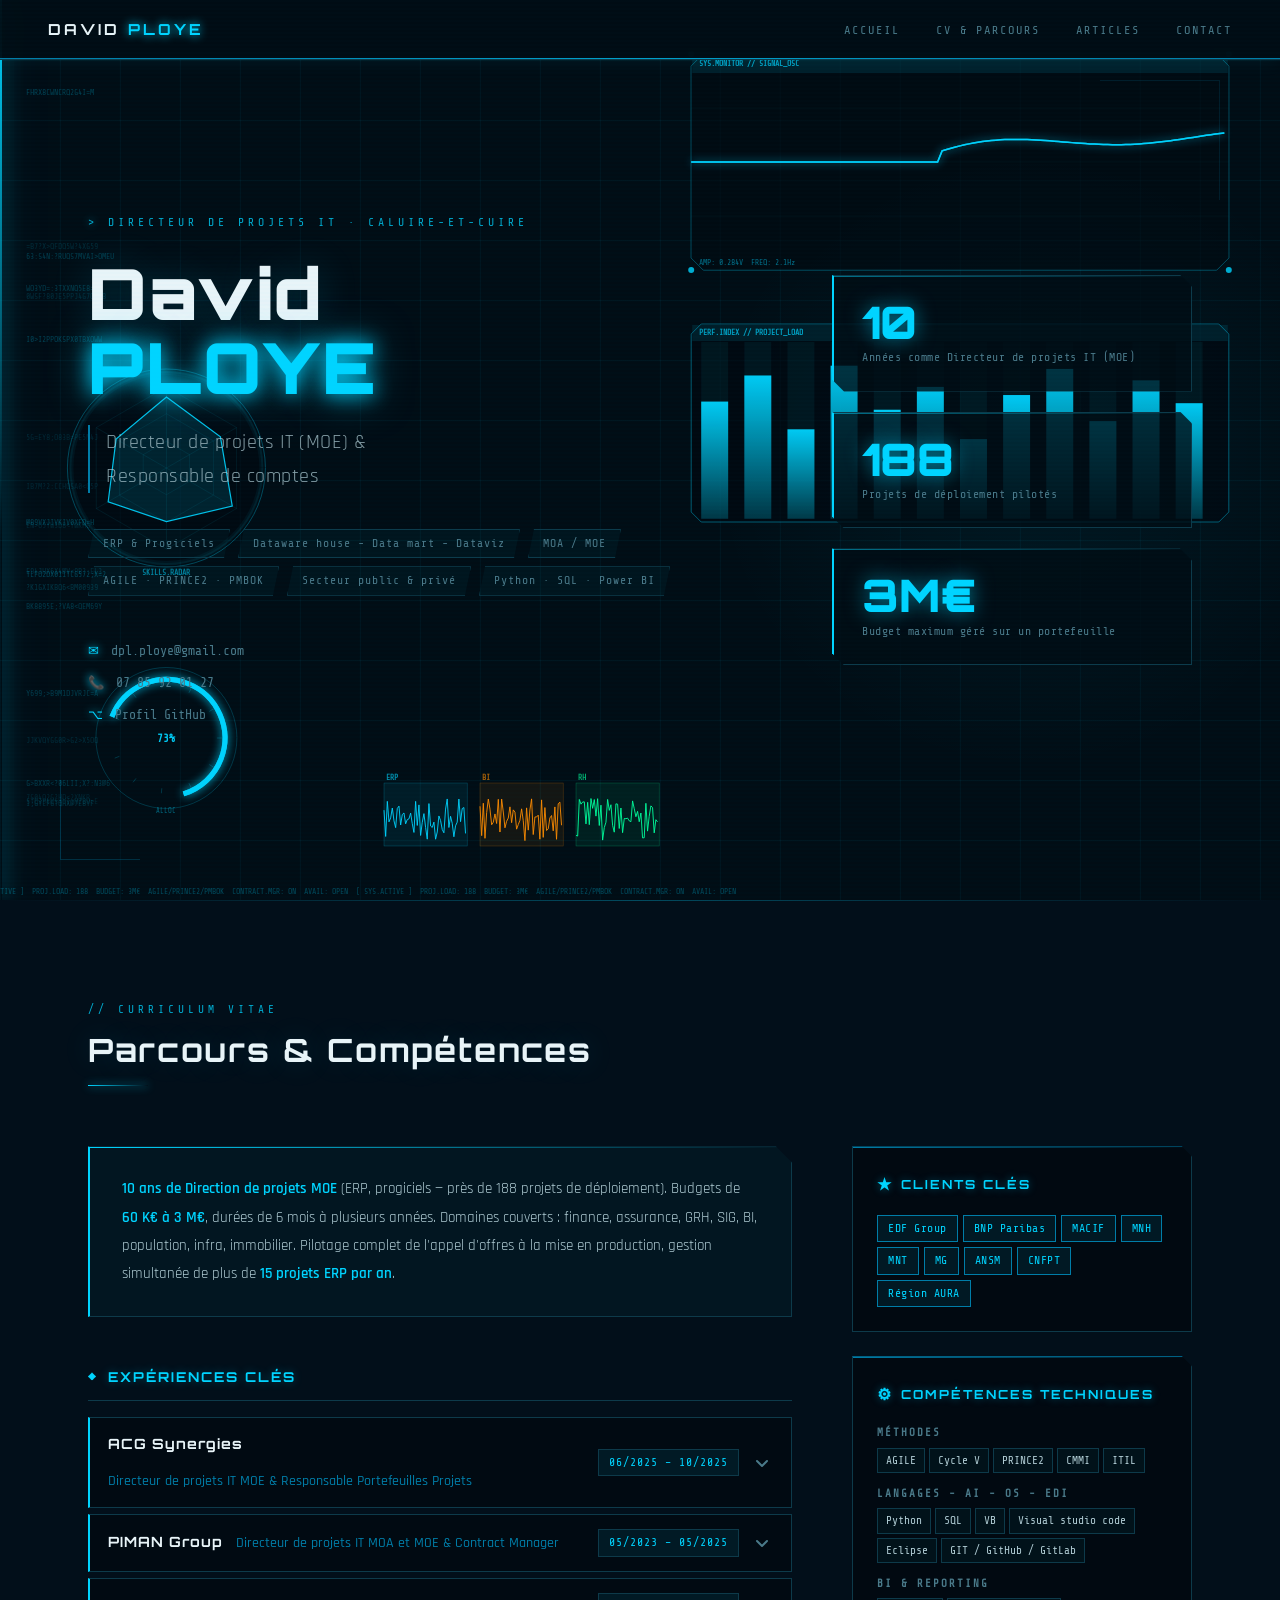
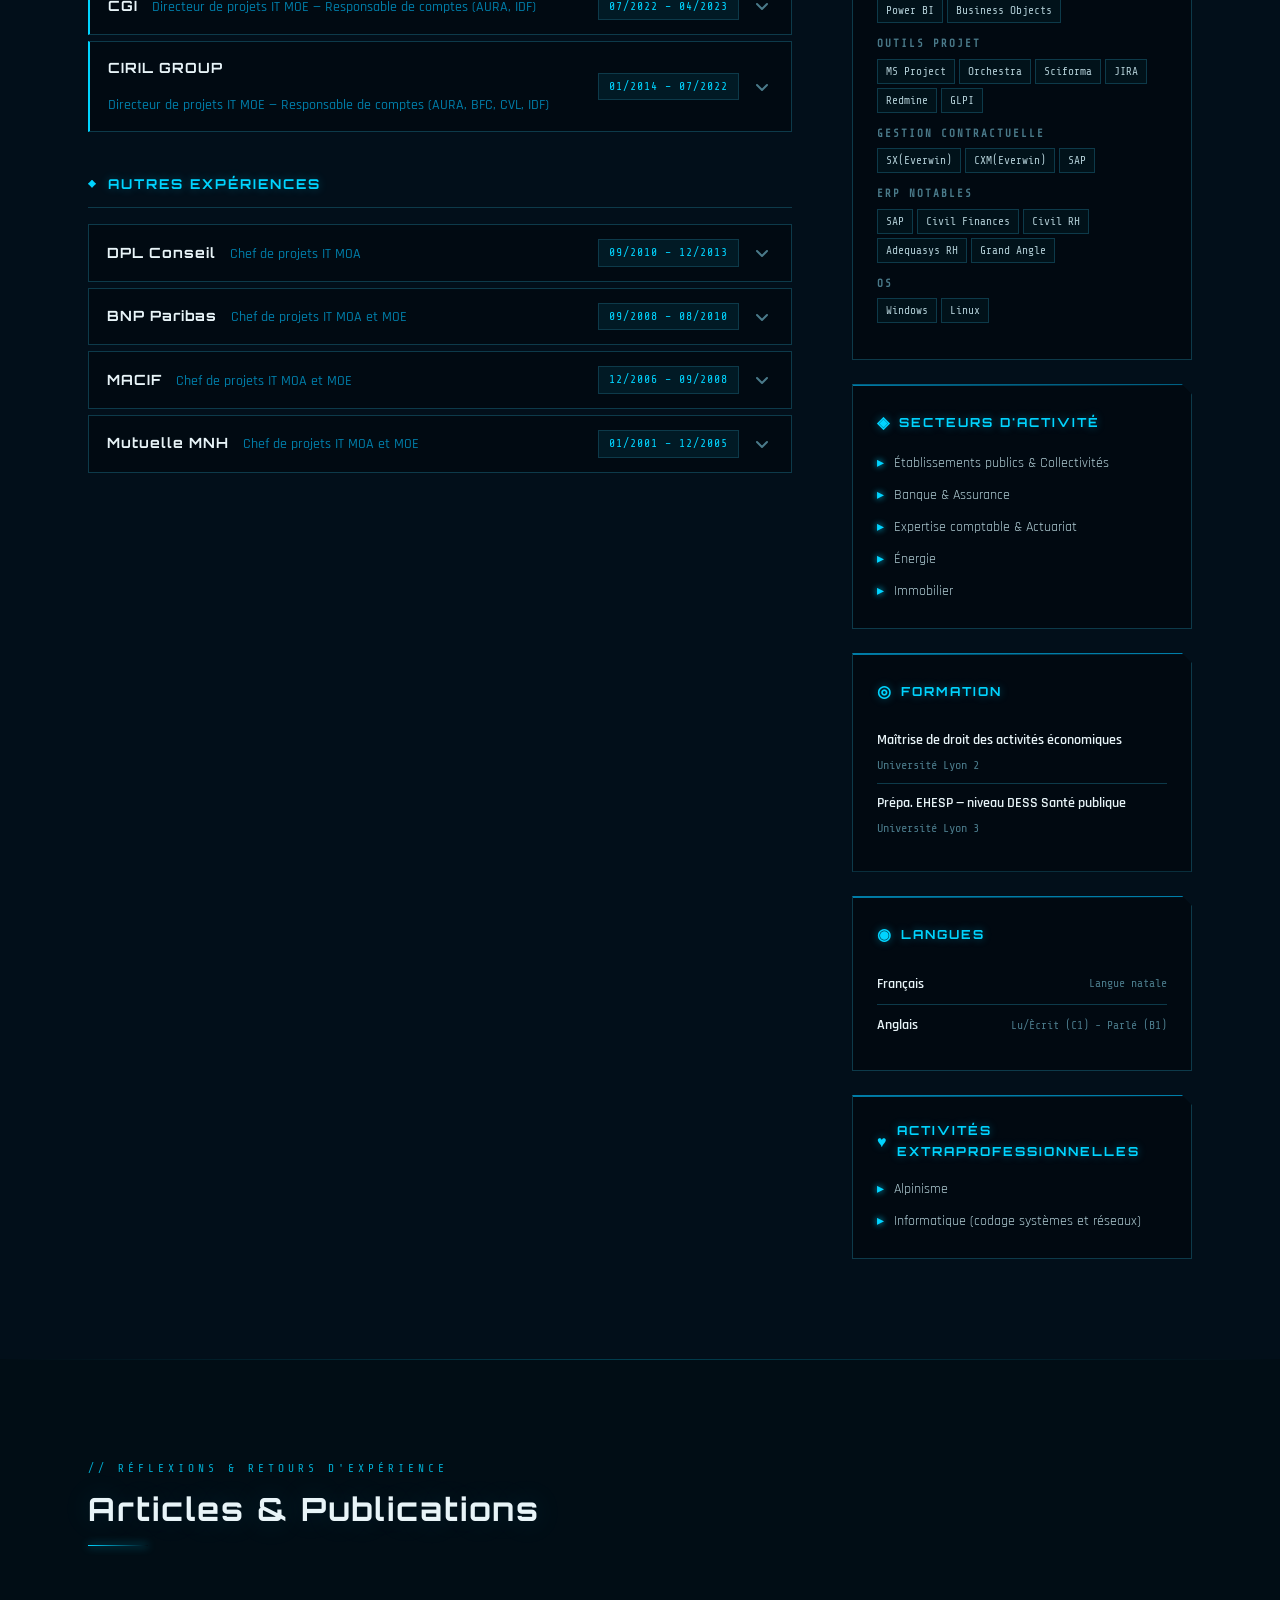
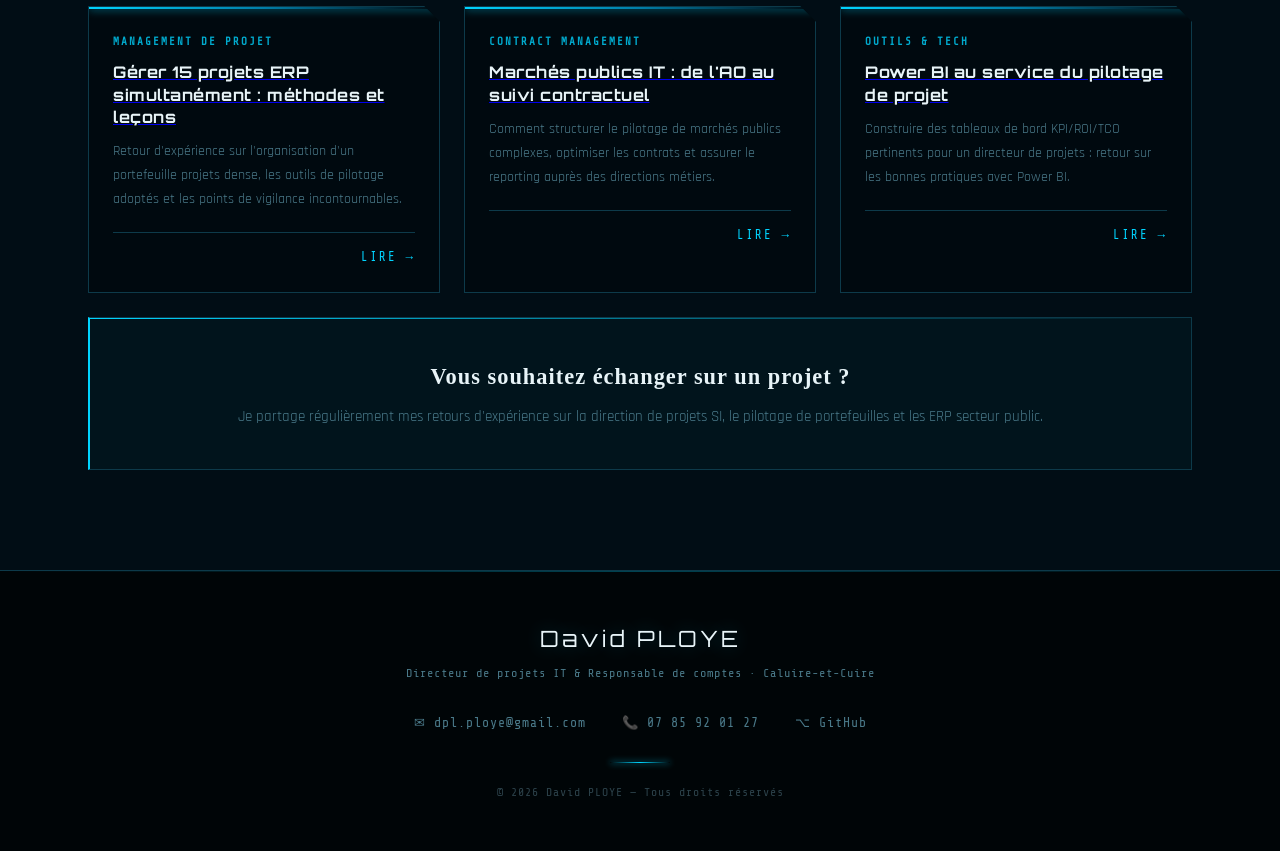
<file: index.html>
<!DOCTYPE html>
<html lang="fr">
<head>
  <meta charset="UTF-8" />
  <meta name="viewport" content="width=device-width, initial-scale=1.0"/>
  <title>David PLOYE — Directeur de projets IT (MOE)</title>
  <link rel="preconnect" href="https://fonts.googleapis.com">
  <link href="https://fonts.googleapis.com/css2?family=Orbitron:wght@400;700;900&family=Rajdhani:wght@300;400;500;600&family=Share+Tech+Mono&display=swap" rel="stylesheet">
  <link rel="stylesheet" href="style.css">
</head>
<body>

<!-- ___________________________NAV _____________________-->
<nav>
  <div class="nav-brand">David <span>PLOYE</span></div>
  <ul class="nav-links">
    <li><a href="#presa">Accueil</a></li>
    <li><a href="#cv">CV & Parcours</a></li>
    <li><a href="#blog">Articles</a></li>
    <li><a href="#contact">Contact</a></li>
  </ul>
</nav>

<!-- ______________PRESA ________________________-->
<section id="presa">
  <div class="presa-grid-line"></div>
  <div class="presa-accent-bar"></div>
  <div class="presa-circle"></div>
  <!-- HUD CANVAS — fond animé -->
  <canvas id="hud-bg" style="position:absolute;inset:0;width:100%;height:100%;pointer-events:none;z-index:1;" aria-hidden="true"></canvas>

  <div class="presa-inner">
    <div class="presa-left">
      <p class="presa-eyebrow">Directeur de projets IT · Caluire-et-Cuire</p>
      <h1 class="presa-name">David<br><em>PLOYE</em></h1>
      <p class="presa-title">Directeur de projets IT (MOE) &amp;<br>Responsable de comptes</p>
      <div class="presa-tags">
        <span>ERP &amp; Progiciels</span>
        <span>Dataware house - Data mart - Dataviz</span>
        <span>MOA / MOE</span>
        <span>AGILE · PRINCE2 · PMBOK</span>
        <span>Secteur public &amp; privé</span>
        <span>Python · SQL · Power BI</span>
      </div>
      <div class="presa-contact">
        <a href="mailto:dpl.ploye@gmail.com"><span class="icon">✉</span> dpl.ploye@gmail.com</a>
        <a href="tel:0785920127"><span class="icon">📞</span> 07 85 92 01 27</a>
        <a href="https://github.com" target="_blank"><span class="icon">⌥</span> Profil GitHub</a>
      </div>
    </div>

    <div class="presa-stats">
      <div class="stat-card">
        <div class="stat-number">10</div>
        <div class="stat-label">Années comme Directeur de projets IT (MOE)</div>
      </div>
      <div class="stat-card">
        <div class="stat-number">188</div>
        <div class="stat-label">Projets de déploiement pilotés</div>
      </div>
      <div class="stat-card">
        <div class="stat-number">3M€</div>
        <div class="stat-label">Budget maximum géré sur un portefeuille</div>
      </div>
    </div>
  </div>
</section>

<!--______________________ CV _____________________ -->
<section id="cv">
  <div class="section-wrap">
    <div class="section-header">
      <p class="section-label">Curriculum Vitae</p>
      <h2 class="section-title">Parcours &amp; Compétences</h2>
      <div class="section-rule"></div>
    </div>

    <div class="cv-grid">

      <!-- COLONNE PRINCIPALE -->
      <div>

        <div class="cv-intro">
          <p>
            <strong>10 ans de Direction de projets MOE</strong> (ERP, progiciels — près de 188 projets de déploiement).
            Budgets de <strong>60 K€ à 3 M€</strong>, durées de 6 mois à plusieurs années.
            Domaines couverts : finance, assurance, GRH, SIG, BI, population, infra, immobilier.
            Pilotage complet de l'appel d'offres à la mise en production, gestion simultanée de plus de
            <strong>15 projets ERP par an</strong>.
          </p>
        </div>

        <!-- ─ EXPÉRIENCES CLÉS ─ -->
        <div class="exp-section-title">
          <span class="dot"></span> Expériences clés
        </div>

        <div class="accordion">

          <!-- ACG Synergies -->
          <div class="acc-item key">
            <div class="acc-header" role="button" aria-expanded="false">
              <div class="acc-header-left">
                <span class="acc-company">ACG Synergies</span>
                <span class="acc-role">Directeur de projets IT MOE &amp; Responsable Portefeuilles Projets</span>
              </div>
              <div class="acc-header-right">
                <span class="acc-date">06/2025 – 10/2025</span>
                <span class="acc-arrow">
                  <svg width="16" height="16" viewBox="0 0 16 16" fill="none">
                    <path d="M3 6l5 5 5-5" stroke="currentColor" stroke-width="2" stroke-linecap="round" stroke-linejoin="round"/>
                  </svg>
                </span>
              </div>
            </div>
            <div class="acc-body">
              <div class="acc-body-inner">
                <div class="tl-sector">Secteur public — Immobilier — Bourg-en-Bresse</div>
                <div class="tl-desc">
                   <p><strong>Missions principales</strong></p>
                   <ul>  
                   <li>Management d'une équipe de 3 chefs de projets</li>
                   <li>Direction des projets ERP concernant l’ensemble des membres du GIE</li>
                   <li>Conception et pilotage du budget prévisionnel du GIE (partie projets et prestations)</li>
                   </ul>
                </div> 
                <div class="tl-tech">
                  <span>ARAVIS (DB2/AS400)</span><span>MySQL</span><span>Debian</span><span>Sciforma</span><span>GLPI</span><span>Windows server</span>
                </div>
              </div>
            </div>
          </div>

          <!-- PIMAN Group -->
          <div class="acc-item key">
            <div class="acc-header" role="button" aria-expanded="false">
              <div class="acc-header-left">
                <span class="acc-company">PIMAN Group</span>
                <span class="acc-role">Directeur de projets IT MOA et MOE &amp; Contract Manager</span>
              </div>
              <div class="acc-header-right">
                <span class="acc-date">05/2023 – 05/2025</span>
                <span class="acc-arrow">
                  <svg width="16" height="16" viewBox="0 0 16 16" fill="none">
                    <path d="M3 6l5 5 5-5" stroke="currentColor" stroke-width="2" stroke-linecap="round" stroke-linejoin="round"/>
                  </svg>
                </span>
              </div>
            </div>
            <div class="acc-body">
              <div class="acc-body-inner">
                <div class="tl-sector">Secteur privé — Finances &amp; RH — Lyon</div>
                <div class="tl-desc">
                  <strong>Mission CERFRANCE SSE (Réseau de Cabinet d’expertise comptable et RH) – 1 an </strong><br><br>
                  <ul>
                  <li><p><strong>Objet : </strong>Directeur de projets (pilotage de 5 projets de déploiement d’ERP ou progiciel)</p></li>
                  <li><p><strong>Domaines métiers : </strong>comptabilité, finance, contrôle de gestion, prospective économique, RH</p></li>
                  <li><p><strong>Principaux projets </strong> (dont une partie notable de développements spécifiques)</p></li>
                  <ul>
                    <li>BPP (conseil économique et financier d’exploitations agricoles – Développeur OUIDOU)</li>
                    <li>Adequays SI RH (gestion des contrats, absences, formations et GPEC – éditeur Adequasys)</li>
                    <li>IO ECF (examen de conformité fiscale – éditeur ISAGRI)</li>
                    <li>Plateforme Effinum (facturation électronique – éditeur Effinum)</li>
                    <li>DR en Saas (Déclaration de revenus – éditeur ISAGRI)</li>
                  </ul>
                  </ul>
                  <br>
                  <strong>Mission EDF Group (Département DIGIT) :</strong><br><br>
                  <ul>
                  <li><p><strong>Objet : </strong>Contract manager Senior (Marchés publics)</p></li>
                  <ul>
                     <li>Objectifs : piloter 20 de marchés publics sur les phases de build et de run (cycle de vie complet d'un marché)</li>
                    <li> Marchés : projets concernant l'acquisition de fournitures (informatique, télécom,électronique) ou de prestations (progiciel, conseil, MCO) destinés à l'équipement
                         et au fonctionnement des centrales hydroélectrique et des CNPE (Centrale Nucléaire
                         de Production d'Électricité).</li>
                    <li>Animation des ateliers de spécification et rédaction des CCTP (cahiers des charges) ainsi que les autres pièces des marchés</li>
                    <li>Rédaction des notes de cadrage et des mandats de projets</li>
                    <li>Présentation en commission des mandats de projets pour validation</li>
                    <li>Présentation à DIGIT et au CODIR des projets de marchés pour validation</li>
                    <li>Reporting d'activité auprès de DIGIT et du CODIR</li>
                    <li>Optimisation des marchés et mutualisation avec les autres filiales du groupe</li>
                    <li>Coordination d'un ensemble de chefs et directeurs de projets d'EDF et ses filiales</li>
                    <li>Évaluation des prestations et gestion du contentieux avec les fournisseurs</li>
                    <li>Gestion budgétaires de marchés en phase de run / contrôle de gestion</li>         
                    </ul>
                    </div>
                <div class="tl-tech">
                  <span>nombreux progiciels et interfaces</span><span>OS Windows et Windows Server</span><span>OS DEBIAN</span><span>Apache</span><span>NGINX</span><span>SQL Server</span><span>MYSQL</span><span>PSQL</span><span>LAMP/WAMP</span><span>Postman</span><span>Pheonix (Blueway)</span><span>Redmine</span><span>Jira</span><span>Teams</span><span>Planisware Orchestra</span><span>SAP</span><span>Easy Vista</span>
                </div>
              </div>
            </div>
          </div>

          <!-- CGI -->
          <div class="acc-item key">
            <div class="acc-header" role="button" aria-expanded="false">
              <div class="acc-header-left">
                <span class="acc-company">CGI</span>
                <span class="acc-role">Directeur de projets IT MOE — Responsable de comptes (AURA, IDF)</span>
              </div>
              <div class="acc-header-right">
                <span class="acc-date">07/2022 – 04/2023</span>
                <span class="acc-arrow">
                  <svg width="16" height="16" viewBox="0 0 16 16" fill="none">
                    <path d="M3 6l5 5 5-5" stroke="currentColor" stroke-width="2" stroke-linecap="round" stroke-linejoin="round"/>
                  </svg>
                </span>
              </div>
            </div>
            <div class="acc-body">
              <div class="acc-body-inner">
                <div class="tl-sector">Secteur public — Finance — Lyon</div>
                <div class="tl-desc">
                  <ul>
                  <li><p><strong>Contexte: </strong>déploiement de l’ERP financier Grand Angle auprès de grands comptes (Etbs publics
nationaux, Conseils départementaux et régionaux, grandes villes). Projets de 1 à 2 ans.</p></li>
                  <li><p><strong>Missions principales : </strong></p></li>
                  <ul>
                    <li>Déploiement du logiciel financier Grand Angle au CNFPT</li>
                    <li>Responsable de comptes, région sud-est (12 clients dont la région AURA, la Métropole de Lyon)</li>
                    <li>Animation de la gouvernance client et du club utilisateur pour définir la roadmap produit</li>
                    <li>Pilotage la TMA et suivi contractuel</li>
                  </ul>
          
                </div>
                <div class="tl-tech">
                  <span>ERP Grand Angle</span><span>Oracle</span><span>Java/Angular</span><span>Apache Tomcat</span><span>Java et C</span><span>Azure</span><span>Sharepoint</span><span>Jira</span><span>MS Project</span><span>BO</span><span>OS Windows</span><span>OS Debian</span>
                </div>
              </div>
            </div>
          </div>

          <!-- CIRIL GROUP -->
          <div class="acc-item key">
            <div class="acc-header" role="button" aria-expanded="false">
              <div class="acc-header-left">
                <span class="acc-company">CIRIL GROUP</span>
                <span class="acc-role">Directeur de projets IT MOE — Responsable de comptes (AURA, BFC, CVL, IDF)</span>
              </div>
              <div class="acc-header-right">
                <span class="acc-date">01/2014 – 07/2022</span>
                <span class="acc-arrow">
                  <svg width="16" height="16" viewBox="0 0 16 16" fill="none">
                    <path d="M3 6l5 5 5-5" stroke="currentColor" stroke-width="2" stroke-linecap="round" stroke-linejoin="round"/>
                  </svg>
                </span>
              </div>
            </div>
            <div class="acc-body">
              <div class="acc-body-inner">
                <div class="tl-sector">Secteur public — Finance &amp; RH — Lyon</div>
                <div class="tl-desc">
                <ul>
                  <li><p><strong>Contexte: </strong>déploiement des ERP Civil Net RH, Finances, Enfance (principalement) auprès de grands
comptes ou de petits comptes. Environ 150 projets pilotés. Mise en œuvre de solutions d’hébergement , de télétransmission, de dématérialisation, de GED et de portails intranet.</p></li>
                  <li><p><strong>Missions principales : </strong></p></li>
                  <ul>
                    <li>Pilotage des projets ERP (10 consultants en moyenne par projet) - CA d’environ 2 M€ / an</li>
                    <li>15 projets par an essentiellement GF et RH (en moyenne) – gestion simultanée de 80 consultants</li>
                    <li>Responsable d’un parc clients (180 clients directs couvrant près de 300 établissements)</li>
                    <li>Régions : Auvergne Rhône Alpes, Bourgogne Franche-Comté, Centre Val de Loire, IDF en partie</li>
                    <li>Ingénierie vente et avant-vente à titre principal ou en support aux commerciaux lors d’AO</li>
                  </ul>

                </div>
                <div class="tl-tech">
                  <span>Oracle</span><span>PostgreSQL</span><span>Java/C</span><span>NGINX</span><span>BO</span><span>Jira</span><span>SX CXM (Everwin)</span><span>Civil Net RH</span><span>Civil Net Finances</span><span>Civil Net Enfance</span><span>Civil Net Election</span><span>CityWeb (SRCI)</span><span>Seldon Finances</span><span>IXBUS (SRCI)</span><span>GEOKEY</span><span>CMS EZ Publish</span><span>Hébergement SYNAAPS</span><span>TeamViewer</span><span>OS Windows desktop et serveur</span><span>OS Cent OS (Red Hat)</span>
                </div>
              </div>
            </div>
          </div>

        </div><!-- /accordion expériences clés -->

        <!-- ─ AUTRES EXPÉRIENCES ─ -->
        <div class="exp-section-title" style="margin-top: 40px;">
          <span class="dot"></span> Autres expériences
        </div>

        <div class="accordion">

          <!-- DPL Conseil -->
          <div class="acc-item">
            <div class="acc-header" role="button" aria-expanded="false">
              <div class="acc-header-left">
                <span class="acc-company">DPL Conseil</span>
                <span class="acc-role">Chef de projets IT MOA</span>
              </div>
              <div class="acc-header-right">
                <span class="acc-date">09/2010 – 12/2013</span>
                <span class="acc-arrow">
                  <svg width="16" height="16" viewBox="0 0 16 16" fill="none">
                    <path d="M3 6l5 5 5-5" stroke="currentColor" stroke-width="2" stroke-linecap="round" stroke-linejoin="round"/>
                  </svg>
                </span>
              </div>
            </div>
            <div class="acc-body">
              <div class="acc-body-inner">
                <div class="tl-sector">Banque / Assurance — Lyon</div>
                <div class="tl-desc">
                <ul>
                  <li><p><strong>Contexte: </strong> Adaptation ou déploiement d’ERP de plusieurs sociétés du secteur banque / assurance</p></li>
                  <li><p><strong>Missions principales : </strong></p></li>
                  <ul>
                    <li>Rédaction des cahiers des charges, spécifications fonctionnelles et techniques</li>
                    <li>Planification des projets avec les prestataires (travaux MOE et MOA)</li>
                    <li>Animation des ateliers, pilotage des tests fonctionnels et techniques</li>
                    <li>Gestion des relations avec l’éditeur, suivi financier et contrôle de la facturation</li>
                    <li>Animation des COPIL, COPROJ, COTECH et groupes de travail</li>
                  </ul>

                </div>
                <div class="tl-tech">
                  <span>SAP</span><span>MS Project</span><span>Redmine</span><span>CODA comptabilité</span><span>Axway ARE</span><span>RDJ comptabilité (interpréteur comptable)</span><span>OS Windows desktop et serveur</span><span>OS Debian</span>
                </div>
              </div>
            </div>
          </div>

          <!-- BNP Paribas -->
          <div class="acc-item">
            <div class="acc-header" role="button" aria-expanded="false">
              <div class="acc-header-left">
                <span class="acc-company">BNP Paribas</span>
                <span class="acc-role">Chef de projets IT MOA et MOE</span>
              </div>
              <div class="acc-header-right">
                <span class="acc-date">09/2008 – 08/2010</span>
                <span class="acc-arrow">
                  <svg width="16" height="16" viewBox="0 0 16 16" fill="none">
                    <path d="M3 6l5 5 5-5" stroke="currentColor" stroke-width="2" stroke-linecap="round" stroke-linejoin="round"/>
                  </svg>
                </span>
              </div>
            </div>
            <div class="acc-body">
              <div class="acc-body-inner">
                <div class="tl-sector">Banque — Paris (consultant MICROPOLE SA)</div>
                <div class="tl-desc">
                  <ul>
                  <li><p><strong>Contexte: </strong> Refonte complète du SI financier et de gestion, réorganisation des directions métiers dédiées à la gestion des produits d'assurance, délégation de gestion des produits d'épargne collective
confiée à un prestataire. Intervention comme consultant de MICROPOLE SA.</p></li>
                  <li><p><strong>Missions principales : </strong></p></li>
                  <ul>
                    <li>Pilotage de plusieurs projets informatiques simultanés</li>
                    <li>Pilotage d'une équipe de 10 pers. pour assurer l’adaptation des SI financiers aux mutations de l'ensemble du SI de gestion</li>
                  </ul>

                </div>
                <div class="tl-tech">
                  <span>SAP</span><span>AXWAY ARE/AIS/EDI</span><span>Coda comptabilité</span><span>Jira</span><span>RDJ (comptabilité et interpréteur)</span><span>OS UNIX</span><span>OS Windows desktop et serveur</span><span>MS Project</span>
                </div>
              </div>
            </div>
          </div>

          <!-- MACIF -->
          <div class="acc-item">
            <div class="acc-header" role="button" aria-expanded="false">
              <div class="acc-header-left">
                <span class="acc-company">MACIF</span>
                <span class="acc-role">Chef de projets IT MOA et MOE</span>
              </div>
              <div class="acc-header-right">
                <span class="acc-date">12/2006 – 09/2008</span>
                <span class="acc-arrow">
                  <svg width="16" height="16" viewBox="0 0 16 16" fill="none">
                    <path d="M3 6l5 5 5-5" stroke="currentColor" stroke-width="2" stroke-linecap="round" stroke-linejoin="round"/>
                  </svg>
                </span>
              </div>
            </div>
            <div class="acc-body">
              <div class="acc-body-inner">
                <div class="tl-sector">Assurance — Lille (consultant cabinet AOA)</div>
                <div class="tl-desc">
                  <ul>
                   <li><p><strong>Contexte: </strong>Absorption de la mutuelle la Famille – Création de la branche santé de la MACIF (Macif Mutualité) – Refonte de l’écosystème du SI assurantiel et du CRM – Refonte des processus métiers.
Intervention comme consultant du cabinet d’actuariat AOA.</p></li>
                   <li><p><strong>Missions principales : </strong></p></li>
                  <ul>
                    <li>Manager une équipe projet de 8 personnes dans le centre de gestion de Lille en vue d'assurer le développement et le déploiement de l'ERP SN Santé (gestion des prestations, et des contrats de santé)</li>
                    <li>Déployer l'ensemble de l'organisation et dispenser les formations permettant l’utilisation de l'ERP (gestion des prestations et des contrats, CRM, télétransmissions, compte d’exploitation)</li>
                    <li>Suivi de l'équipe de production « gestion des contrats » (30 pers.) pour répondre aux critères de certification établis par les normes de qualité ISO 9001 (AFNOR).</li>
                  </ul>

                </div>
                <div class="tl-tech">
                  <span>SN Santé(Oracle, Apache, Java)</span><span>AS400 ESQUIF/ANETO</span><span>Oracle</span><span>BO</span><span>MS Project</span><span>Jira</span><span>OS Windows desktop et serveur</span><span>OS 400</span>
                </div>
              </div>
            </div>
          </div>

          <!-- Mutuelle MNH -->
          <div class="acc-item">
            <div class="acc-header" role="button" aria-expanded="false">
              <div class="acc-header-left">
                <span class="acc-company">Mutuelle MNH</span>
                <span class="acc-role">Chef de projets IT MOA et MOE</span>
              </div>
              <div class="acc-header-right">
                <span class="acc-date">01/2001 – 12/2005</span>
                <span class="acc-arrow">
                  <svg width="16" height="16" viewBox="0 0 16 16" fill="none">
                    <path d="M3 6l5 5 5-5" stroke="currentColor" stroke-width="2" stroke-linecap="round" stroke-linejoin="round"/>
                  </svg>
                </span>
              </div>
            </div>
            <div class="acc-body">
              <div class="acc-body-inner">
                <div class="tl-sector">Assurance — Lyon</div>
                <div class="tl-desc">
                <ul>
                   <li><p><strong>Contexte: </strong>création en janvier 2001 de la plateforme téléphonique d'information et de conseil ensanté «&nbsp;Ligne Claire&nbsp;» pour le compte des Mutuelles Nationale Hospitalière, Mutuelle Nationale Territoriale et Mutuelle générale (environ 3,1 M de bénéficiaires).             </p></li>
                   <li><p><strong>Missions principales : </strong></p></li>
                  <ul>
                    <li>Pilotage du projet de conception du progiciel TP Assur (analyse des soins dentaires et matériels optiques), d’un site WEB d’information en santé et d’un Intranet (base de connaissances métiers)</li>
                    <li>Management d'une équipe projet de 5 pers. pour créer un service d'étude des devis (soins dentaires / matériels optiques) et de conseils destinés aux adhérents</li>
                    <li>Assurer la formation continue de l’ensemble du personnel</li>
                    <li>Assurer le suivi de la TMA et représenter la société auprès du club utilisateur de l’éditeur</li>
                    <li>Internaliser les compétences de paramétrage de TP Assur par rétro-ingénierie et paramétrer les règles de gestion(développement en visual basic et langage ad hoc)</li>
                  </ul>

                </div>
                <div class="tl-tech">
                  <span>TP Assur(Oracle, Apache, Java)</span><span>Jira</span><span>CRM Conso+</span><span>BO</span><span>OS Windows desktop et serveur</span><span>OS Linux</span>
                </div>
              </div>
            </div>
          </div>

        </div><!-- /accordion autres expériences -->

      </div><!-- /col principale -->

      <!-- SIDEBAR -->
      <div class="cv-sidebar">

        <div class="sidebar-block">
          <div class="sb-title"><span class="icon">★</span> Clients clés</div>
          <div class="client-grid">
            <span class="client-pill">EDF Group</span>
            <span class="client-pill">BNP Paribas</span>
            <span class="client-pill">MACIF</span>
            <span class="client-pill">MNH</span>
            <span class="client-pill">MNT</span>
            <span class="client-pill">MG</span>
            <span class="client-pill">ANSM</span>
            <span class="client-pill">CNFPT</span>
            <span class="client-pill">Région AURA</span>
          </div>
        </div>

        <div class="sidebar-block">
          <div class="sb-title"><span class="icon">⚙</span> Compétences techniques</div>
          <div class="skill-group">
            <div class="skill-group-name">Méthodes</div>
            <div class="skill-pills">
              <span>AGILE</span><span>Cycle V</span><span>PRINCE2</span>
              <span>CMMI</span><span>ITIL</span>
            </div>
          </div>
          <div class="skill-group">
            <div class="skill-group-name">Langages - AI - OS - EDI</div>
            <div class="skill-pills">
              <span>Python</span><span>SQL</span><span>VB</span>
              <span>Visual studio code</span><span>Eclipse</span><span>GIT / GitHub / GitLab</span>
            </div>
          </div>
          <div class="skill-group">
            <div class="skill-group-name">BI &amp; Reporting</div>
            <div class="skill-pills">
              <span>Power BI</span><span>Business Objects</span>
            </div>
          </div>
          <div class="skill-group">
            <div class="skill-group-name">Outils projet</div>
            <div class="skill-pills">
              <span>MS Project</span><span>Orchestra</span><span>Sciforma</span>
              <span>JIRA</span><span>Redmine</span><span>GLPI</span>
            </div>
          </div>
          <div class="skill-group">
            <div class="skill-group-name">Gestion contractuelle</div>
            <div class="skill-pills">
              <span>SX(Everwin)</span><span>CXM(Everwin)</span><span>SAP</span>
            </div>
          </div>
          <div class="skill-group">
            <div class="skill-group-name">ERP Notables</div>
            <div class="skill-pills">
              <span>SAP</span><span>Civil Finances</span><span>Civil RH</span>
              <span>Adequasys RH</span><span>Grand Angle</span>
            </div>
          </div>
          <div class="skill-group">
            <div class="skill-group-name">OS</div>
            <div class="skill-pills"><span>Windows</span><span>Linux</span></div>
          </div>
        </div>

        <div class="sidebar-block">
          <div class="sb-title"><span class="icon">◈</span> Secteurs d'activité</div>
          <ul class="sector-list">
            <li>Établissements publics &amp; Collectivités</li>
            <li>Banque &amp; Assurance</li>
            <li>Expertise comptable &amp; Actuariat</li>
            <li>Énergie</li>
            <li>Immobilier</li>
          </ul>
        </div>

        <div class="sidebar-block">
          <div class="sb-title"><span class="icon">◎</span> Formation</div>
          <div class="formation-item">
            <div class="formation-title">Maîtrise de droit des activités économiques</div>
            <div class="formation-school">Université Lyon 2</div>
          </div>
          <div class="formation-item">
            <div class="formation-title">Prépa. EHESP — niveau DESS Santé publique</div>
            <div class="formation-school">Université Lyon 3</div>
          </div>
        </div>

        <div class="sidebar-block">
          <div class="sb-title"><span class="icon">◉</span> Langues</div>
          <div class="lang-item">
            <span class="lang-name">Français</span>
            <span class="lang-level">Langue natale</span>
          </div>
          <div class="lang-item">
            <span class="lang-name">Anglais</span>
            <span class="lang-level">Lu/Ècrit (C1) - Parlé (B1)</span>
          </div>
          
        </div>
         <div class="sidebar-block">
          <div class="sb-title"><span class="icon">♥</span> Activités extraprofessionnelles</div>
          <ul class="sector-list">
            <li>Alpinisme</li>
            <li>Informatique (codage systèmes et réseaux)</li>
          </ul>
        </div>

      </div><!-- /sidebar -->
    </div><!-- /cv-grid -->
  </div>
</section>

<!-- ════════════════════ BLOG ════════════════════ -->
<section id="blog">
  <div class="section-wrap">
    <div class="section-header">
      <p class="section-label">Réflexions &amp; Retours d'expérience</p>
      <h2 class="section-title">Articles &amp; Publications</h2>
      <div class="section-rule"></div>
    </div>

    <div class="blog-grid">

      <div class="blog-card">
        <div class="blog-card-top"></div>
        <div class="blog-card-body">
          <div class="blog-tag">Management de projet</div>
            <a href="Articles/article-erp-delivery.html">
          <div class="blog-card-title">Gérer 15 projets ERP simultanément : méthodes et leçons</div>
            </a>
          <div class="blog-card-excerpt">Retour d'expérience sur l'organisation d'un portefeuille projets dense, les outils de pilotage adoptés et les points de vigilance incontournables.</div>
          <div class="blog-card-footer">
            <a href="Articles/article-erp-delivery.html" class="read-link">Lire →</a>
          </div>
        </div>
      </div>

      <div class="blog-card">
        <div class="blog-card-top"></div>
        <div class="blog-card-body">
          <div class="blog-tag">Contract Management</div>
            <a href="Articles/article-cm.html">
          <div class="blog-card-title">Marchés publics IT : de l'AO au suivi contractuel</div>
            </a>
          <div class="blog-card-excerpt">Comment structurer le pilotage de marchés publics complexes, optimiser les contrats et assurer le reporting auprès des directions métiers.</div>
          <div class="blog-card-footer">
            <a href="Articles/article-cm.html" class="read-link">Lire →</a>
          </div>
        </div>
      </div>

      <div class="blog-card">
        <div class="blog-card-top"></div>
        <div class="blog-card-body">
          <div class="blog-tag">Outils &amp; Tech</div>
          <a href="Articles/article-powerbi-pilotage-projet.html">
          <div class="blog-card-title">Power BI au service du pilotage de projet</div>
           </a>
          <div class="blog-card-excerpt">Construire des tableaux de bord KPI/ROI/TCO pertinents pour un directeur de projets : retour sur les bonnes pratiques avec Power BI.</div>
          <div class="blog-card-footer">
            <a href="Articles/article-powerbi-pilotage-projet.html" class="read-link">Lire →</a>
          </div>
        </div>
      </div>

      <div class="blog-placeholder">
        <h3 style="font-family:'Playfair Display',serif; font-size:1.4rem;">
          Vous souhaitez échanger sur un projet ?
        </h3>
        <p>Je partage régulièrement mes retours d'expérience sur la direction de projets SI, le pilotage de portefeuilles et les ERP secteur public.</p>
      </div>

    </div>
  </div>
</section>

<!-- ________________________FOOTER / CONTACT _______________________ -->
<footer id="contact">
  <div class="footer-name">David PLOYE</div>
  <div class="footer-sub">Directeur de projets IT &amp; Responsable de comptes · Caluire-et-Cuire</div>
  <div class="footer-contact-row">
    <a href="mailto:dpl.ploye@gmail.com">✉ dpl.ploye@gmail.com</a>
    <a href="tel:0785920127">📞 07 85 92 01 27</a>
    <a href="https://github.com" target="_blank">⌥ GitHub</a>
  </div>
  <div class="footer-divider"></div>
  <div class="footer-copy">© 2026 David PLOYE — Tous droits réservés</div>
</footer>

<!-- _____________________ACCORDION JS ________________-->


<!-- HUD fixed BGs pour CV et Blog -->
<canvas id="hud-fixed" style="position:fixed;inset:0;width:100%;height:100%;pointer-events:none;z-index:0;opacity:0;transition:opacity 0.6s;" aria-hidden="true"></canvas>
<script src="script.js"></script>


<script>
/* ═══════════ TRON HUD ENGINE ═══════════ */
(function(){
"use strict";

/* ── Hero section HUD ── */
var presaEl = document.getElementById('presa');
var bgCv    = document.getElementById('hud-bg');
if(bgCv && presaEl){
  presaEl.style.position = 'relative';
  presaEl.style.overflow = 'hidden';
  var bx = bgCv.getContext('2d');
  var BW,BH,bt=0;

  /* oscilloscope buffer */
  var OSC=[]; for(var i=0;i<120;i++) OSC.push(0);
  /* bar targets */
  var BTGT=[.72,.88,.55,.94,.67,.81,.49,.76,.92,.60,.85,.71];
  var BCUR=BTGT.map(function(){return 0;});
  /* radar */
  var RVALS=[.85,.72,.91,.68,.88,.75];
  var rt=0;
  /* gauge */
  var GV=0.73, GTGT=0.73;
  /* sparklines */
  var SPK=[[],[],[]];
  for(var si=0;si<3;si++) for(var pi=0;pi<50;pi++) SPK[si].push(Math.random());
  /* stream chars */
  var STR=[]; for(var li=0;li<20;li++) STR.push({y:Math.random(),sp:.0004+Math.random()*.001,a:.3+Math.random()*.5});
  /* ticker */
  var TICK='[ SYS.ACTIVE ]  PROJ.LOAD: 188  BUDGET: 3M€  AGILE/PRINCE2/PMBOK  CONTRACT.MGR: ON  AVAIL: OPEN  ';
  var tickX=0;

  function bResize(){BW=bgCv.width=presaEl.offsetWidth;BH=bgCv.height=presaEl.offsetHeight;}

  function bFrame(){
    bx.clearRect(0,0,BW,BH);
    bt+=0.016;

    /* grid */
    bx.strokeStyle='rgba(0,212,255,0.04)'; bx.lineWidth=.5;
    for(var gx=0;gx<BW;gx+=60){bx.beginPath();bx.moveTo(gx,0);bx.lineTo(gx,BH);bx.stroke();}
    for(var gy=0;gy<BH;gy+=60){bx.beginPath();bx.moveTo(0,gy);bx.lineTo(BW,gy);bx.stroke();}

    /* ── PANEL 1 : Oscilloscope top-right ── */
    var px=BW*.54,py=BH*.06,pw=BW*.42,ph=BH*.24;
    /* panel border biseauté */
    bx.strokeStyle='rgba(0,212,255,0.45)'; bx.lineWidth=1;
    bx.beginPath();
    bx.moveTo(px+12,py); bx.lineTo(px+pw-12,py);
    bx.lineTo(px+pw,py+12); bx.lineTo(px+pw,py+ph-12);
    bx.lineTo(px+pw-12,py+ph); bx.lineTo(px+12,py+ph);
    bx.lineTo(px,py+ph-12); bx.lineTo(px,py+12); bx.closePath();
    bx.stroke();
    /* fill sombre */
    bx.fillStyle='rgba(0,10,18,0.6)';bx.fill();
    /* header bar */
    bx.fillStyle='rgba(0,212,255,0.1)';bx.fillRect(px+1,py+1,pw-2,18);
    bx.fillStyle='rgba(0,212,255,0.7)';bx.font='bold 8px "Share Tech Mono",monospace';
    bx.fillText('SYS.MONITOR // SIGNAL_OSC',px+8,py+12);
    /* corner dots */
    [[px,py],[px+pw,py],[px,py+ph],[px+pw,py+ph]].forEach(function(c){
      bx.beginPath();bx.arc(c[0],c[1],3,0,6.28);bx.fillStyle='rgba(0,212,255,0.8)';bx.fill();
    });
    /* grid lines inside */
    bx.strokeStyle='rgba(0,212,255,0.08)';bx.lineWidth=.4;
    for(var gi=1;gi<4;gi++){var gy2=py+ph*gi/4;bx.beginPath();bx.moveTo(px,gy2);bx.lineTo(px+pw,gy2);bx.stroke();}
    /* waveform */
    OSC.push(Math.sin(bt*2.1)*.32+Math.sin(bt*5.4+1)*.14+Math.sin(bt*.7)*.08);
    if(OSC.length>120) OSC.shift();
    bx.beginPath();bx.strokeStyle='rgba(0,212,255,0.9)';bx.lineWidth=1.5;
    OSC.forEach(function(v,i){var sx=px+(i/120)*pw,sy=py+ph/2-v*(ph*.38);i===0?bx.moveTo(sx,sy):bx.lineTo(sx,sy);});
    bx.stroke();
    bx.shadowBlur=8;bx.shadowColor='#00d4ff';bx.stroke();bx.shadowBlur=0;
    /* value readout */
    bx.fillStyle='rgba(0,212,255,0.5)';bx.font='8px "Share Tech Mono",monospace';
    bx.fillText('AMP: '+(Math.abs(OSC[OSC.length-1])*.8).toFixed(3)+'V  FREQ: 2.1Hz',px+8,py+ph-5);

    /* ── PANEL 2 : Bar chart bottom-right ── */
    var bpx=BW*.54,bpy=BH*.36,bpw=BW*.42,bph=BH*.22;
    bx.strokeStyle='rgba(0,212,255,0.4)';bx.lineWidth=1;
    bx.beginPath();
    bx.moveTo(bpx+10,bpy);bx.lineTo(bpx+bpw-10,bpy);
    bx.lineTo(bpx+bpw,bpy+10);bx.lineTo(bpx+bpw,bpy+bph-10);
    bx.lineTo(bpx+bpw-10,bpy+bph);bx.lineTo(bpx+10,bpy+bph);
    bx.lineTo(bpx,bpy+bph-10);bx.lineTo(bpx,bpy+10);bx.closePath();
    bx.fillStyle='rgba(0,8,16,0.65)';bx.fill();bx.stroke();
    bx.fillStyle='rgba(0,212,255,0.1)';bx.fillRect(bpx+1,bpy+1,bpw-2,16);
    bx.fillStyle='rgba(0,212,255,0.7)';bx.font='bold 8px "Share Tech Mono",monospace';
    bx.fillText('PERF.INDEX // PROJECT_LOAD',bpx+8,bpy+11);
    var bw2=(bpw-20)/(BTGT.length*1.6);
    BTGT.forEach(function(tgt,i){
      BCUR[i]+=(tgt-BCUR[i])*.04;
      var bh2=BCUR[i]*(bph-22);
      var bx2=bpx+10+i*(bw2+bw2*.6);
      var by2=bpy+bph-bh2-3;
      bx.fillStyle='rgba(0,212,255,0.06)';bx.fillRect(bx2,bpy+18,bw2,bph-22);
      var gr=bx.createLinearGradient(0,by2,0,bpy+bph);
      gr.addColorStop(0,'rgba(0,212,255,0.95)');gr.addColorStop(1,'rgba(0,212,255,0.15)');
      bx.fillStyle=gr;bx.fillRect(bx2,by2,bw2,bh2);
    });

    /* ── PANEL 3 : Radar left-mid ── */
    var rcx=BW*.13,rcy=BH*.52,rr=Math.min(BW,BH)*.09;
    rt+=.007;
    /* panel circle border */
    bx.beginPath();bx.arc(rcx,rcy,rr+18,0,6.28);
    bx.strokeStyle='rgba(0,212,255,0.3)';bx.lineWidth=1;bx.stroke();
    bx.beginPath();bx.arc(rcx,rcy,rr+14,0,6.28);
    bx.strokeStyle='rgba(0,212,255,0.1)';bx.lineWidth=4;bx.stroke();
    bx.fillStyle='rgba(0,8,16,0.5)';bx.fill();
    /* rings */
    [1,.67,.33].forEach(function(s){
      bx.beginPath();bx.strokeStyle='rgba(0,212,255,0.15)';bx.lineWidth=.5;
      for(var ri=0;ri<6;ri++){var ra=(ri/6)*6.28-1.57;var rrx=rcx+Math.cos(ra)*rr*s,rry=rcy+Math.sin(ra)*rr*s;ri===0?bx.moveTo(rrx,rry):bx.lineTo(rrx,rry);}
      bx.closePath();bx.stroke();
    });
    /* spokes */
    for(var ri=0;ri<6;ri++){var ra=(ri/6)*6.28-1.57;bx.beginPath();bx.strokeStyle='rgba(0,212,255,0.2)';bx.lineWidth=.4;bx.moveTo(rcx,rcy);bx.lineTo(rcx+Math.cos(ra)*rr,rcy+Math.sin(ra)*rr);bx.stroke();}
    /* data shape */
    bx.beginPath();
    RVALS.forEach(function(v,i){var a=(i/6)*6.28-1.57;var rv=v+Math.sin(rt*1.2+i)*.05;var rrx=rcx+Math.cos(a)*rr*rv,rry=rcy+Math.sin(a)*rr*rv;i===0?bx.moveTo(rrx,rry):bx.lineTo(rrx,rry);});
    bx.closePath();bx.fillStyle='rgba(0,212,255,0.12)';bx.fill();
    bx.strokeStyle='rgba(0,212,255,0.9)';bx.lineWidth=1.2;bx.stroke();
    bx.fillStyle='rgba(0,212,255,0.55)';bx.font='bold 8px "Share Tech Mono",monospace';
    bx.textAlign='center';bx.fillText('SKILLS.RADAR',rcx,rcy+rr+26);bx.textAlign='left';

    /* ── PANEL 4 : Gauge left-bottom ── */
    if(Math.random()<.004) GTGT=.5+Math.random()*.47;
    GV+=(GTGT-GV)*.02;
    var gcx=BW*.13,gcy=BH*.82,gr2=Math.min(BW,BH)*.065;
    /* outer ring */
    bx.beginPath();bx.arc(gcx,gcy,gr2+12,0,6.28);bx.strokeStyle='rgba(0,212,255,0.2)';bx.lineWidth=1;bx.stroke();
    bx.beginPath();bx.arc(gcx,gcy,gr2,-2.77,0.77);bx.strokeStyle='rgba(0,212,255,0.12)';bx.lineWidth=5;bx.stroke();
    bx.beginPath();bx.arc(gcx,gcy,gr2,-2.77,-2.77+(GV*5.54));bx.strokeStyle='rgba(0,212,255,0.9)';bx.lineWidth=5;bx.stroke();
    bx.shadowBlur=10;bx.shadowColor='#00d4ff';bx.stroke();bx.shadowBlur=0;
    /* tick marks */
    for(var ti=0;ti<=10;ti++){var ta=-2.77+(ti/10)*5.54;var tr1=gr2-8,tr2=gr2-3;bx.beginPath();bx.strokeStyle='rgba(0,212,255,0.4)';bx.lineWidth=.5;bx.moveTo(gcx+Math.cos(ta)*tr1,gcy+Math.sin(ta)*tr1);bx.lineTo(gcx+Math.cos(ta)*tr2,gcy+Math.sin(ta)*tr2);bx.stroke();}
    bx.fillStyle='rgba(0,212,255,0.95)';bx.font='bold 11px "Share Tech Mono",monospace';
    bx.textAlign='center';bx.fillText(Math.round(GV*100)+'%',gcx,gcy+4);
    bx.fillStyle='rgba(0,212,255,0.45)';bx.font='7px "Share Tech Mono",monospace';
    bx.fillText('ALLOC',gcx,gcy+gr2+16);bx.textAlign='left';

    /* ── PANEL 5 : Sparklines row ── */
    var SLABELS=['ERP','BI ','RH '];
    var SCOLS=['rgba(0,212,255,','rgba(255,140,0,','rgba(0,255,157,'];
    SLABELS.forEach(function(lab,si){
      SPK[si].push(.1+Math.random()*.8);if(SPK[si].length>50)SPK[si].shift();
      var spx=BW*.3+si*(BW*.075),spy=BH*.87,spw=BW*.065,sph=BH*.07;
      bx.strokeStyle=SCOLS[si]+'0.35)';bx.lineWidth=.5;bx.strokeRect(spx,spy,spw,sph);
      bx.fillStyle=SCOLS[si]+'0.08)';bx.fillRect(spx,spy,spw,sph);
      bx.beginPath();bx.strokeStyle=SCOLS[si]+'0.9)';bx.lineWidth=1;
      SPK[si].forEach(function(v,pi){var sx=spx+(pi/50)*spw,sy=spy+sph-(v*sph*.85);pi===0?bx.moveTo(sx,sy):bx.lineTo(sx,sy);});
      bx.stroke();
      bx.fillStyle=SCOLS[si]+'0.65)';bx.font='bold 8px "Share Tech Mono",monospace';
      bx.fillText(lab,spx+2,spy-3);
    });

    /* ── PANEL 6 : Data stream left ── */
    bx.font='8px "Share Tech Mono",monospace';
    STR.forEach(function(s){
      s.y=(s.y+s.sp)%1;
      var txt='';for(var ci=0;ci<16+Math.floor(Math.random()*8);ci++) txt+=String.fromCharCode(48+Math.floor(Math.random()*42));
      bx.fillStyle='rgba(0,212,255,'+s.a*.35+')';
      bx.fillText(txt,BW*.02,BH*.1+s.y*BH*.8);
    });

    /* ── ticker ── */
    bx.fillStyle='rgba(0,212,255,0.3)';bx.font='8px "Share Tech Mono",monospace';
    tickX-=.5;
    var tw=bx.measureText(TICK).width;
    if(tickX<-tw) tickX=0;
    bx.fillText(TICK,tickX,BH-6);bx.fillText(TICK,tickX+tw,BH-6);

    requestAnimationFrame(bFrame);
  }
  window.addEventListener('resize',bResize);
  bResize();bFrame();
}

/* ── Fixed HUD for CV + Blog sections ── */
var fxCv = document.getElementById('hud-fixed');
if(fxCv){
  var fx=fxCv.getContext('2d');
  var FW,FH,ft=0;
  var fnodes=Array.from({length:25},function(){return{x:Math.random(),y:Math.random(),vx:(Math.random()-.5)*.00012,vy:(Math.random()-.5)*.00012,p:Math.random()*6.28,r:1.5+Math.random()*2.5};});
  var fscanY=0;
  var fbars=Array.from({length:16},function(){return Math.random();});
  var fbarT=fbars.slice();
  var fwave=[]; for(var wi=0;wi<70;wi++) fwave.push(0);
  var fgt=0;

  function fResize(){FW=fxCv.width=window.innerWidth;FH=fxCv.height=window.innerHeight;}

  /* IO to show/hide */
  var secCV=document.getElementById('cv');
  var secBlog=document.getElementById('blog');
  var io=new IntersectionObserver(function(entries){
    var vis=entries.some(function(e){return e.isIntersecting;});
    fxCv.style.opacity=vis?'0.4':'0';
  },{threshold:0.05});
  if(secCV) io.observe(secCV);
  if(secBlog) io.observe(secBlog);

  function fFrame(){
    fx.clearRect(0,0,FW,FH);ft+=.012;
    /* scan band */
    fscanY=(fscanY+.35)%FH;
    var sg=fx.createLinearGradient(0,fscanY-20,0,fscanY+20);
    sg.addColorStop(0,'rgba(0,212,255,0)');sg.addColorStop(.5,'rgba(0,212,255,0.06)');sg.addColorStop(1,'rgba(0,212,255,0)');
    fx.fillStyle=sg;fx.fillRect(0,fscanY-20,FW,40);
    /* grid */
    fx.strokeStyle='rgba(0,212,255,0.03)';fx.lineWidth=.5;
    for(var gx=0;gx<FW;gx+=60){fx.beginPath();fx.moveTo(gx,0);fx.lineTo(gx,FH);fx.stroke();}
    for(var gy=0;gy<FH;gy+=60){fx.beginPath();fx.moveTo(0,gy);fx.lineTo(FW,gy);fx.stroke();}
    /* nodes + edges */
    fnodes.forEach(function(n){
      n.x+=n.vx;n.y+=n.vy;if(n.x<0||n.x>1)n.vx*=-1;if(n.y<0||n.y>1)n.vy*=-1;n.p+=.03;
      fx.beginPath();fx.arc(n.x*FW,n.y*FH,n.r,0,6.28);
      fx.fillStyle='rgba(0,212,255,'+(0.3+Math.sin(n.p)*.2)+')';fx.fill();
    });
    for(var i=0;i<fnodes.length;i++){for(var j=i+1;j<fnodes.length;j++){
      var dx=(fnodes[i].x-fnodes[j].x)*FW,dy=(fnodes[i].y-fnodes[j].y)*FH,d=Math.sqrt(dx*dx+dy*dy);
      if(d<130){fx.strokeStyle='rgba(0,212,255,'+(1-d/130)*.18+')';fx.lineWidth=.4;
      fx.beginPath();fx.moveTo(fnodes[i].x*FW,fnodes[i].y*FH);fx.lineTo(fnodes[j].x*FW,fnodes[j].y*FH);fx.stroke();}
    }}
    /* waveform panel top-right */
    fwave.push(Math.sin(ft*2.3)*.32+Math.sin(ft*5.1+1)*.13);if(fwave.length>70)fwave.shift();
    var wpx=FW*.55,wpy=40,wpw=FW*.38,wph=55;
    fx.strokeStyle='rgba(0,212,255,0.3)';fx.lineWidth=.5;
    /* biseauté */
    fx.beginPath();fx.moveTo(wpx+8,wpy);fx.lineTo(wpx+wpw-8,wpy);fx.lineTo(wpx+wpw,wpy+8);fx.lineTo(wpx+wpw,wpy+wph-8);fx.lineTo(wpx+wpw-8,wpy+wph);fx.lineTo(wpx+8,wpy+wph);fx.lineTo(wpx,wpy+wph-8);fx.lineTo(wpx,wpy+8);fx.closePath();
    fx.fillStyle='rgba(0,8,16,0.5)';fx.fill();fx.strokeStyle='rgba(0,212,255,0.35)';fx.stroke();
    fx.fillStyle='rgba(0,212,255,0.07)';fx.fillRect(wpx+1,wpy+1,wpw-2,14);
    fx.fillStyle='rgba(0,212,255,0.55)';fx.font='bold 7px "Share Tech Mono",monospace';fx.fillText('NET.ACTIVITY',wpx+6,wpy+10);
    fx.beginPath();fx.strokeStyle='rgba(0,212,255,0.55)';fx.lineWidth=1;
    fwave.forEach(function(v,i){var sx=wpx+(i/70)*wpw,sy=wpy+wph/2-v*wph*.4;i===0?fx.moveTo(sx,sy):fx.lineTo(sx,sy);});fx.stroke();
    /* freq bars bottom-left panel */
    if(Math.random()<.06){var bi=Math.floor(Math.random()*16);fbarT[bi]=.05+Math.random()*.9;}
    fbars=fbars.map(function(v,i){return v+(fbarT[i]-v)*.05;});
    var bpx2=FW*.03,bpy2=FH*.7,bpw2=FW*.14,bph2=FH*.2;
    fx.strokeStyle='rgba(0,212,255,0.3)';fx.lineWidth=.5;
    fx.beginPath();fx.moveTo(bpx2+8,bpy2);fx.lineTo(bpx2+bpw2-8,bpy2);fx.lineTo(bpx2+bpw2,bpy2+8);fx.lineTo(bpx2+bpw2,bpy2+bph2-8);fx.lineTo(bpx2+bpw2-8,bpy2+bph2);fx.lineTo(bpx2+8,bpy2+bph2);fx.lineTo(bpx2,bpy2+bph2-8);fx.lineTo(bpx2,bpy2+8);fx.closePath();
    fx.fillStyle='rgba(0,8,16,0.55)';fx.fill();fx.stroke();
    fx.fillStyle='rgba(0,212,255,0.07)';fx.fillRect(bpx2+1,bpy2+1,bpw2-2,13);
    fx.fillStyle='rgba(0,212,255,0.55)';fx.font='bold 7px "Share Tech Mono",monospace';fx.fillText('FREQ.ANALYSIS',bpx2+6,bpy2+10);
    fbars.forEach(function(v,i){
      var bw3=(bpw2-10)/fbars.length,bh3=v*(bph2-18);
      var bx3=bpx2+5+i*bw3,by3=bpy2+bph2-3;
      fx.fillStyle='rgba(0,212,255,0.06)';fx.fillRect(bx3,bpy2+15,bw3-1,bph2-18);
      var gc2=fx.createLinearGradient(0,by3-bh3,0,by3);gc2.addColorStop(0,'rgba(0,212,255,0.85)');gc2.addColorStop(1,'rgba(0,212,255,0.1)');
      fx.fillStyle=gc2;fx.fillRect(bx3,by3-bh3,bw3-1,bh3);
    });
    /* orange donut gauge right */
    fgt+=.01;
    var ogcx=FW*.88,ogcy=FH*.75,ogr=Math.min(FW,FH)*.055,ogv=.65+Math.sin(fgt*.8)*.18;
    fx.beginPath();fx.arc(ogcx,ogcy,ogr+12,0,6.28);fx.strokeStyle='rgba(255,140,0,0.15)';fx.lineWidth=1;fx.stroke();
    fx.beginPath();fx.arc(ogcx,ogcy,ogr,-2.77,.77);fx.strokeStyle='rgba(255,140,0,0.12)';fx.lineWidth=5;fx.stroke();
    fx.beginPath();fx.arc(ogcx,ogcy,ogr,-2.77,-2.77+ogv*5.54);fx.strokeStyle='rgba(255,140,0,0.7)';fx.lineWidth=5;fx.stroke();
    fx.fillStyle='rgba(255,140,0,0.8)';fx.font='bold 10px "Share Tech Mono",monospace';fx.textAlign='center';
    fx.fillText(Math.round(ogv*100)+'%',ogcx,ogcy+4);
    fx.fillStyle='rgba(255,140,0,0.4)';fx.font='7px "Share Tech Mono",monospace';fx.fillText('CPU',ogcx,ogcy+ogr+14);fx.textAlign='left';
    requestAnimationFrame(fFrame);
  }
  window.addEventListener('resize',fResize);fResize();fFrame();
}

})();
</script>

</body>
</html>
</file>
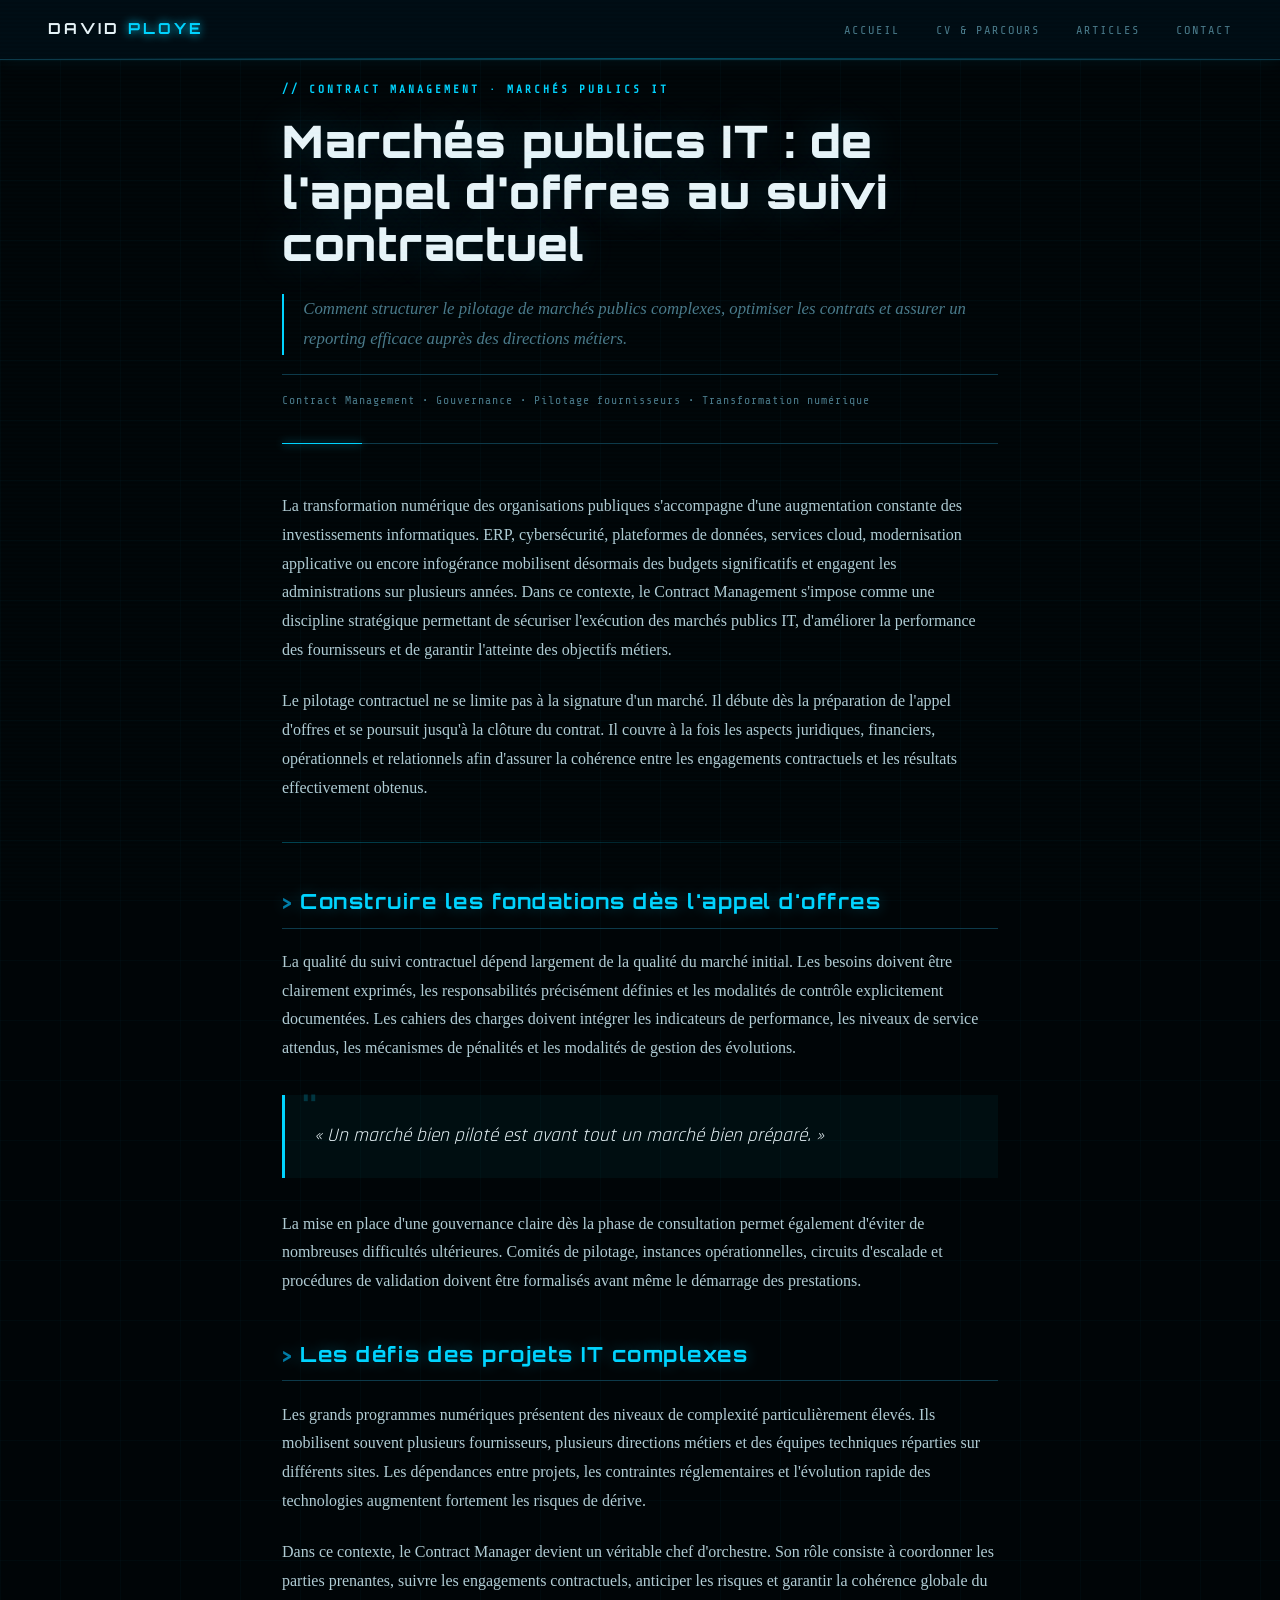
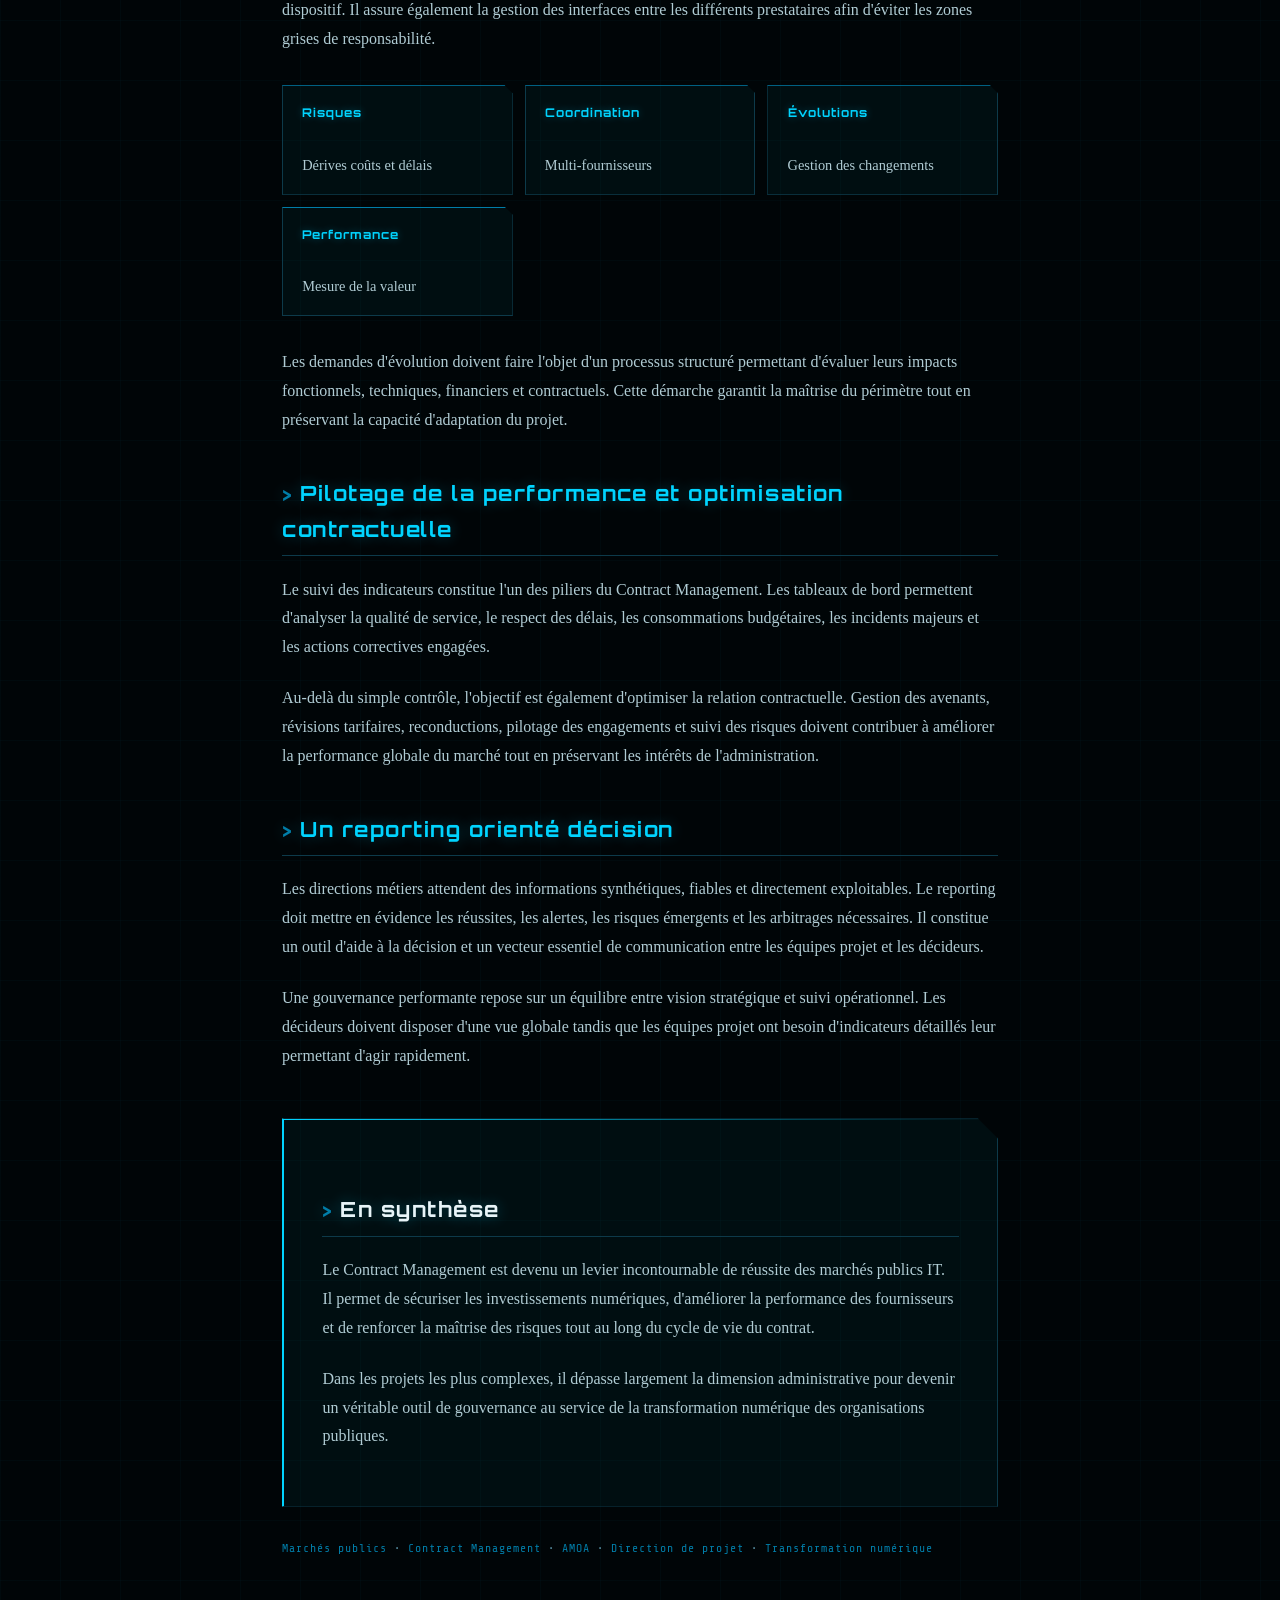
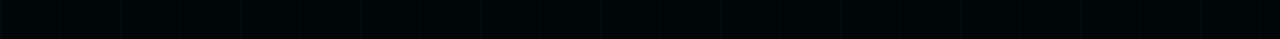
<file: Articles/article-cm.html>
<!DOCTYPE html>
<html lang="fr">
<head>
<meta charset="UTF-8">
<meta name="viewport" content="width=device-width, initial-scale=1.0">
<title>Marchés publics IT : de l'appel d'offres au suivi contractuel</title>
<link rel="preconnect" href="https://fonts.googleapis.com">
<link href="https://fonts.googleapis.com/css2?family=Orbitron:wght@400;700;900&family=Rajdhani:wght@300;400;500;600&family=Share+Tech+Mono&display=swap" rel="stylesheet">
<link rel="stylesheet" href="styleA1.css">
</head>
<body>

<nav>
  <div class="nav-brand">David <span>PLOYE</span></div>
  <ul class="nav-links">
    <li><a href="https://lyxsys.github.io/index.html">Accueil</a></li>
    <li><a href="https://lyxsys.github.io/index.html#cv">CV & Parcours</a></li>
    <li><a href="https://lyxsys.github.io/index.html#blog">Articles</a></li>
    <li><a href="index.html#contact">Contact</a></li>
  </ul>
</nav>

<article class="page" style="max-width:780px;margin:0 auto;padding:5rem 2rem;font-family:'Source Serif 4',serif;line-height:1.75;">

<header class="article-header">
<span class="tag" style="color:#8b2e0f;text-transform:uppercase;font-size:.75rem;font-weight:600;">Contract Management · Marchés Publics IT</span>

<h1 style="font-family:'Playfair Display',serif;font-size:3rem;margin:1rem 0;">
Marchés publics IT : de l'appel d'offres au suivi contractuel
</h1>

<p style="border-left:3px solid #8b2e0f;padding-left:1rem;font-style:italic;font-size:1.15rem;">
Comment structurer le pilotage de marchés publics complexes, optimiser les contrats et assurer un reporting efficace auprès des directions métiers.
</p>

<div style="border-top:1px solid #d4cfc0;padding-top:1rem;margin-top:1rem;">
Contract Management • Gouvernance • Pilotage fournisseurs • Transformation numérique
</div>
</header>

<section>
<p>
La transformation numérique des organisations publiques s'accompagne d'une augmentation constante des investissements informatiques. ERP, cybersécurité, plateformes de données, services cloud, modernisation applicative ou encore infogérance mobilisent désormais des budgets significatifs et engagent les administrations sur plusieurs années. Dans ce contexte, le Contract Management s'impose comme une discipline stratégique permettant de sécuriser l'exécution des marchés publics IT, d'améliorer la performance des fournisseurs et de garantir l'atteinte des objectifs métiers.
</p>

<p>
Le pilotage contractuel ne se limite pas à la signature d'un marché. Il débute dès la préparation de l'appel d'offres et se poursuit jusqu'à la clôture du contrat. Il couvre à la fois les aspects juridiques, financiers, opérationnels et relationnels afin d'assurer la cohérence entre les engagements contractuels et les résultats effectivement obtenus.
</p>
</section>

<hr>

<section>
<h2 style="font-family:'Playfair Display',serif;">Construire les fondations dès l'appel d'offres</h2>

<p>
La qualité du suivi contractuel dépend largement de la qualité du marché initial. Les besoins doivent être clairement exprimés, les responsabilités précisément définies et les modalités de contrôle explicitement documentées. Les cahiers des charges doivent intégrer les indicateurs de performance, les niveaux de service attendus, les mécanismes de pénalités et les modalités de gestion des évolutions.
</p>

<div style="background:#f2efe6;border-left:4px solid #8b2e0f;padding:1.5rem;margin:2rem 0;">
<p style="font-family:'Playfair Display',serif;font-size:1.3rem;margin:0;">
« Un marché bien piloté est avant tout un marché bien préparé. »
</p>
</div>

<p>
La mise en place d'une gouvernance claire dès la phase de consultation permet également d'éviter de nombreuses difficultés ultérieures. Comités de pilotage, instances opérationnelles, circuits d'escalade et procédures de validation doivent être formalisés avant même le démarrage des prestations.
</p>
</section>

<section>
<h2 style="font-family:'Playfair Display',serif;">Les défis des projets IT complexes</h2>

<p>
Les grands programmes numériques présentent des niveaux de complexité particulièrement élevés. Ils mobilisent souvent plusieurs fournisseurs, plusieurs directions métiers et des équipes techniques réparties sur différents sites. Les dépendances entre projets, les contraintes réglementaires et l'évolution rapide des technologies augmentent fortement les risques de dérive.
</p>

<p>
Dans ce contexte, le Contract Manager devient un véritable chef d'orchestre. Son rôle consiste à coordonner les parties prenantes, suivre les engagements contractuels, anticiper les risques et garantir la cohérence globale du dispositif. Il assure également la gestion des interfaces entre les différents prestataires afin d'éviter les zones grises de responsabilité.
</p>

<div style="display:grid;grid-template-columns:repeat(auto-fit,minmax(180px,1fr));gap:1rem;margin:2rem 0;">
<div style="background:#f2efe6;padding:1rem;border:1px solid #d4cfc0;"><strong>Risques</strong><br>Dérives coûts et délais</div>
<div style="background:#f2efe6;padding:1rem;border:1px solid #d4cfc0;"><strong>Coordination</strong><br>Multi-fournisseurs</div>
<div style="background:#f2efe6;padding:1rem;border:1px solid #d4cfc0;"><strong>Évolutions</strong><br>Gestion des changements</div>
<div style="background:#f2efe6;padding:1rem;border:1px solid #d4cfc0;"><strong>Performance</strong><br>Mesure de la valeur</div>
</div>

<p>
Les demandes d'évolution doivent faire l'objet d'un processus structuré permettant d'évaluer leurs impacts fonctionnels, techniques, financiers et contractuels. Cette démarche garantit la maîtrise du périmètre tout en préservant la capacité d'adaptation du projet.
</p>
</section>

<section>
<h2 style="font-family:'Playfair Display',serif;">Pilotage de la performance et optimisation contractuelle</h2>

<p>
Le suivi des indicateurs constitue l'un des piliers du Contract Management. Les tableaux de bord permettent d'analyser la qualité de service, le respect des délais, les consommations budgétaires, les incidents majeurs et les actions correctives engagées.
</p>

<p>
Au-delà du simple contrôle, l'objectif est également d'optimiser la relation contractuelle. Gestion des avenants, révisions tarifaires, reconductions, pilotage des engagements et suivi des risques doivent contribuer à améliorer la performance globale du marché tout en préservant les intérêts de l'administration.
</p>
</section>

<section>
<h2 style="font-family:'Playfair Display',serif;">Un reporting orienté décision</h2>

<p>
Les directions métiers attendent des informations synthétiques, fiables et directement exploitables. Le reporting doit mettre en évidence les réussites, les alertes, les risques émergents et les arbitrages nécessaires. Il constitue un outil d'aide à la décision et un vecteur essentiel de communication entre les équipes projet et les décideurs.
</p>

<p>
Une gouvernance performante repose sur un équilibre entre vision stratégique et suivi opérationnel. Les décideurs doivent disposer d'une vue globale tandis que les équipes projet ont besoin d'indicateurs détaillés leur permettant d'agir rapidement.
</p>
</section>

<div style="background:#1a1a18;color:#f2efe6;padding:2rem;margin-top:3rem;">
<h2 style="font-family:'Playfair Display',serif;color:#f2efe6;">En synthèse</h2>
<p>
Le Contract Management est devenu un levier incontournable de réussite des marchés publics IT. Il permet de sécuriser les investissements numériques, d'améliorer la performance des fournisseurs et de renforcer la maîtrise des risques tout au long du cycle de vie du contrat.
</p>
<p>
Dans les projets les plus complexes, il dépasse largement la dimension administrative pour devenir un véritable outil de gouvernance au service de la transformation numérique des organisations publiques.
</p>
</div>

<div style="margin-top:2rem;">
<span>Marchés publics</span> • <span>Contract Management</span> • <span>AMOA</span> • <span>Direction de projet</span> • <span>Transformation numérique</span>
</div>

</article>
</body>
</html>
</file>
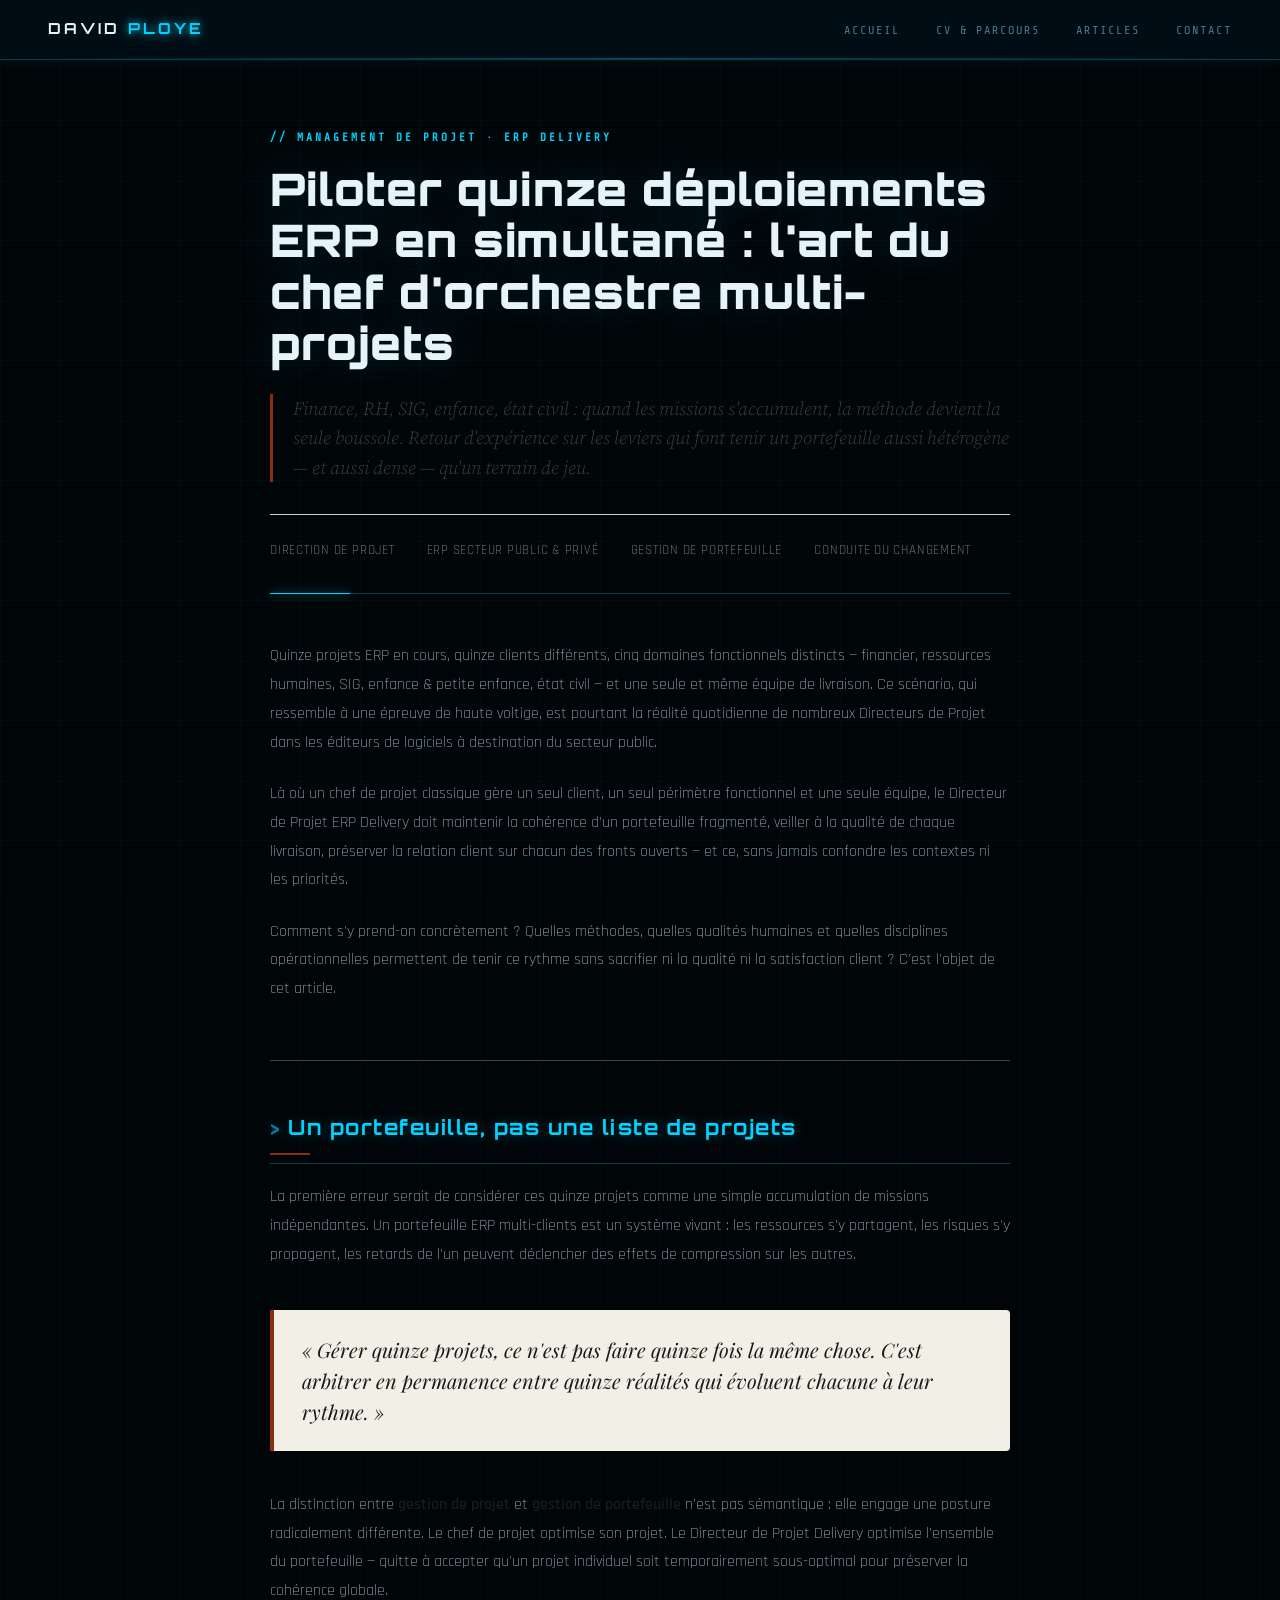
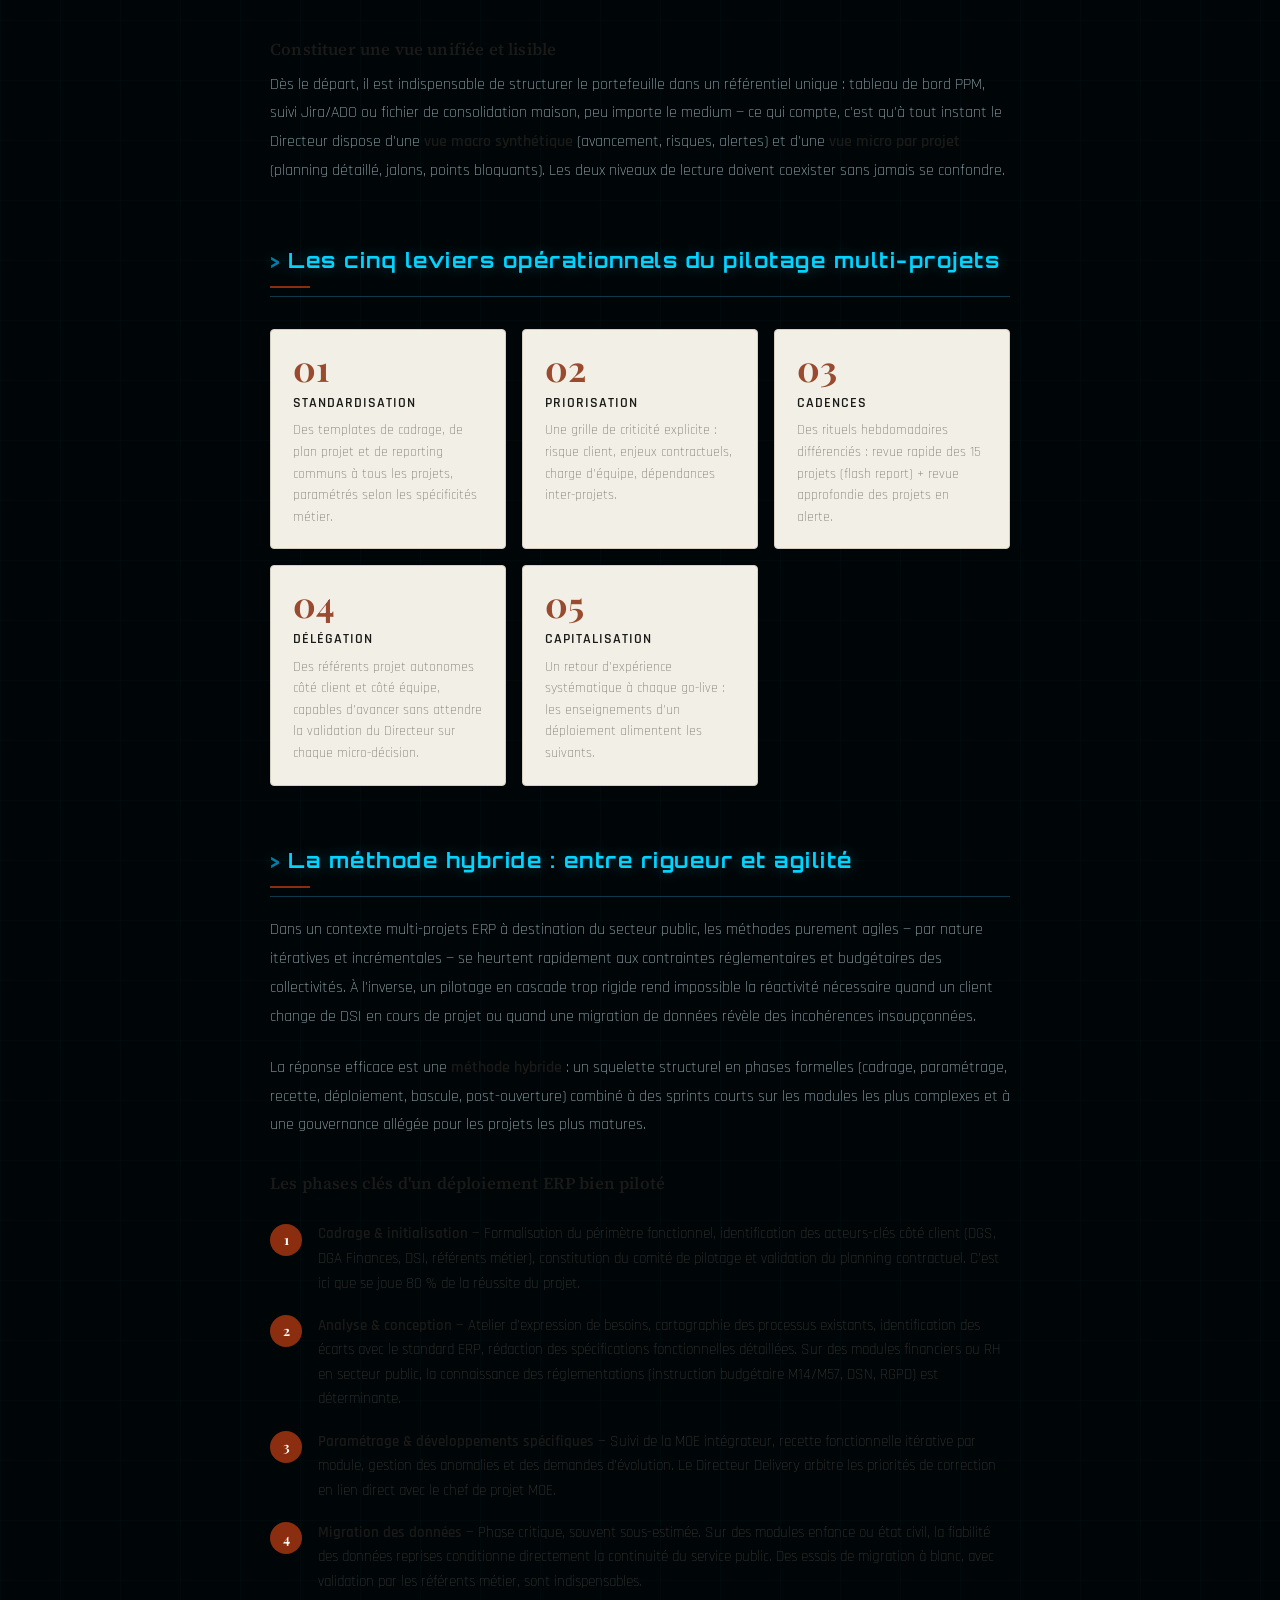
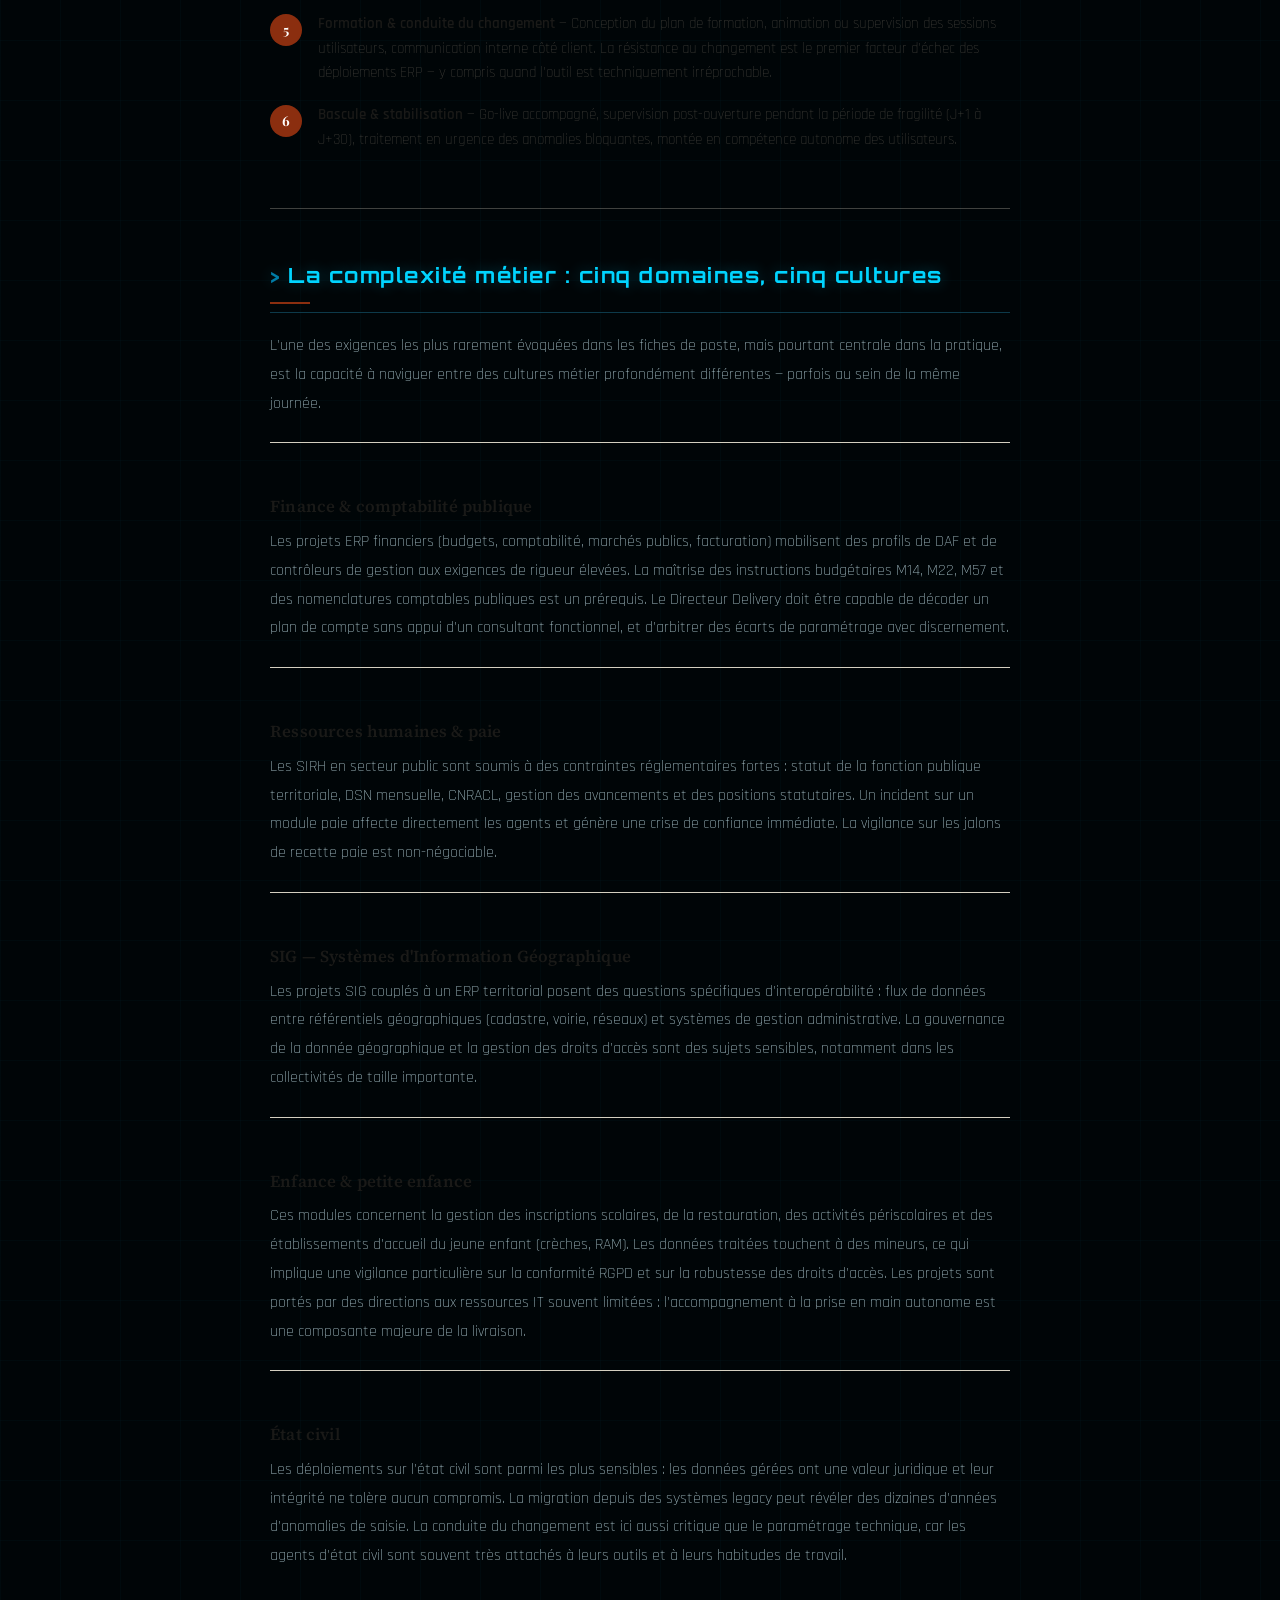
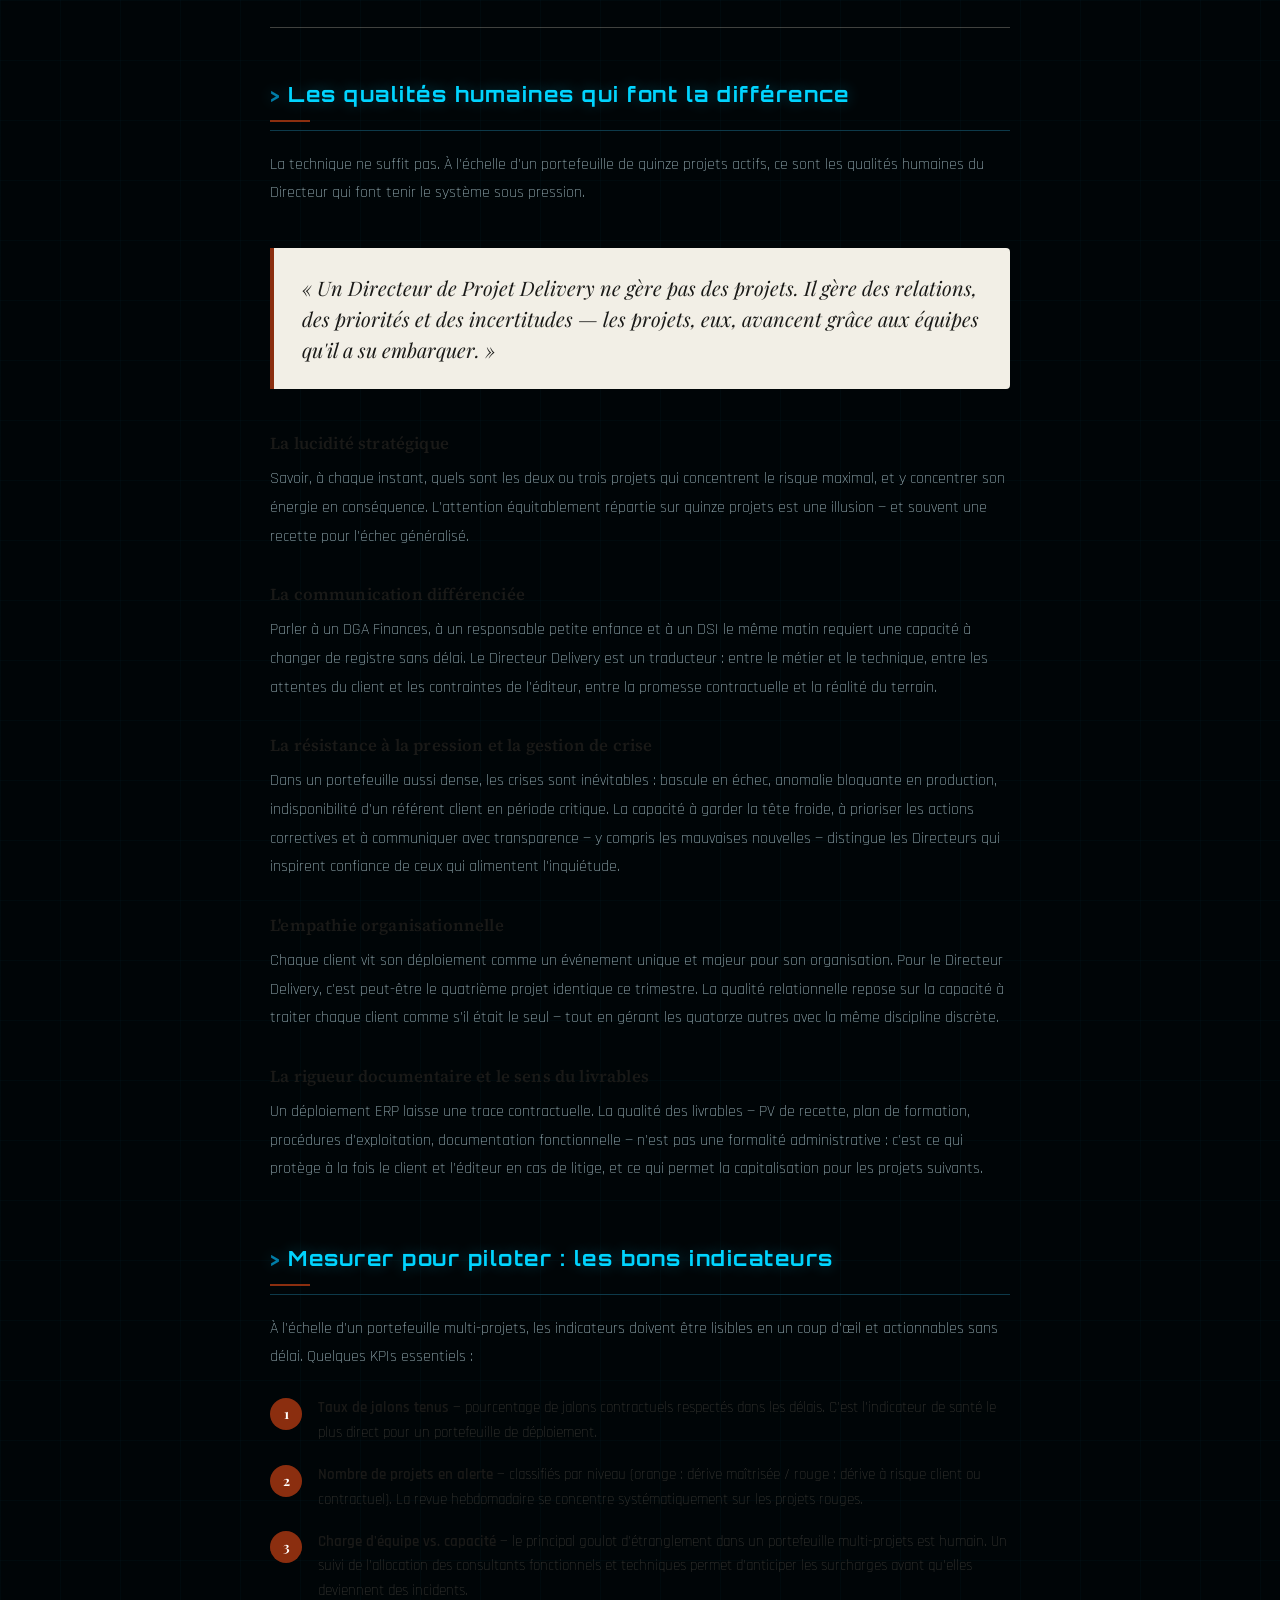
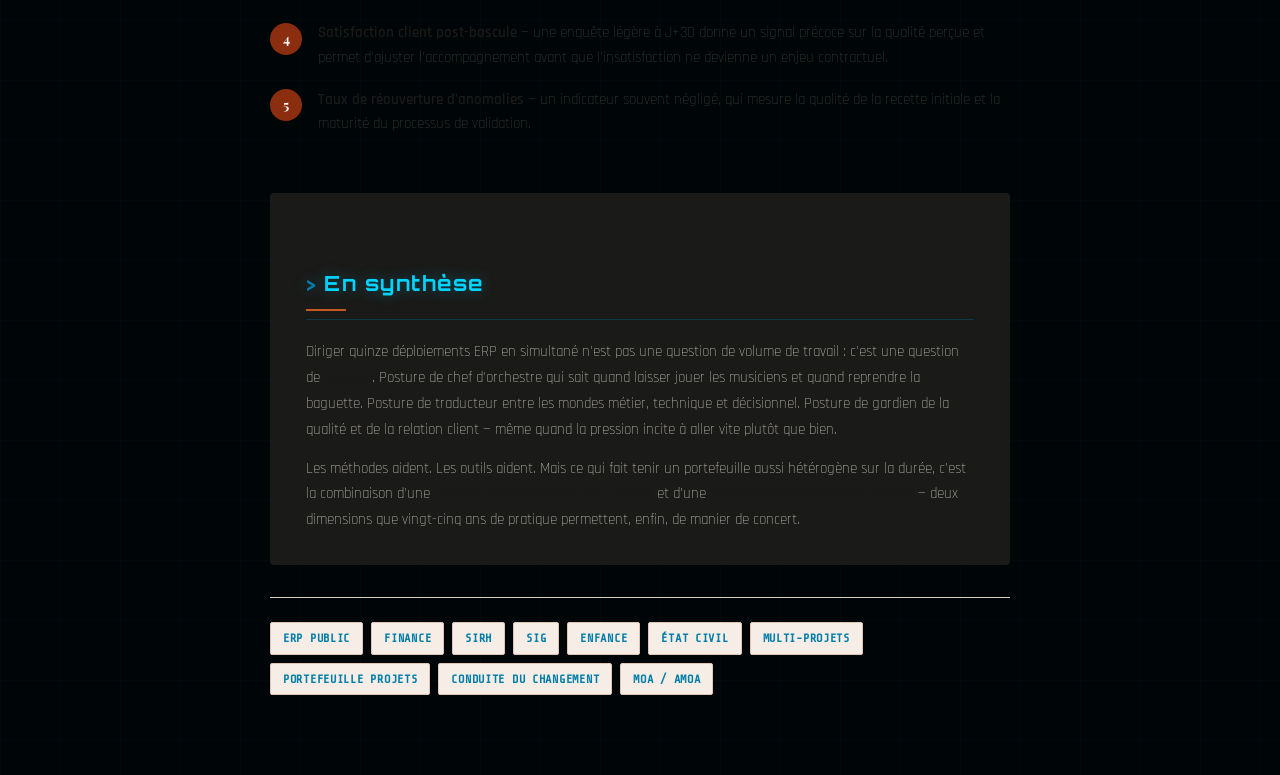
<file: Articles/article-erp-delivery.html>
<!DOCTYPE html>
<html lang="fr">
<head>
<meta charset="UTF-8">
<meta name="viewport" content="width=device-width, initial-scale=1.0">
<title>Directeur de Projet ERP Delivery — Piloter 15 déploiements en simultané</title>
<link rel="preconnect" href="https://fonts.googleapis.com">
<link href="https://fonts.googleapis.com/css2?family=Playfair+Display:wght@400;700&family=Source+Serif+4:ital,wght@0,300;0,400;0,600;1,300;1,400&display=swap" rel="stylesheet">


<style>
  *, *::before, *::after { box-sizing: border-box; margin: 0; padding: 0; }

  :root {
    --ink: #1a1a18;
    --ink-mid: #3d3d38;
    --ink-light: #6b6b63;
    --paper: #faf8f3;
    --paper-warm: #f2efe6;
    --rule: #d4cfc0;
    --accent: #8b2e0f;
    --accent-light: #c4581f;
    --accent-pale: #f5ede6;
    --serif: 'Source Serif 4', Georgia, serif;
    --display: 'Playfair Display', 'Times New Roman', serif;
    --max-w: 780px;
  }

  body {
    background: var(--paper);
    color: var(--ink);
    font-family: var(--serif);
    font-size: 18px;
    line-height: 1.75;
    font-weight: 300;
    -webkit-font-smoothing: antialiased;
  }

  .page {
    max-width: var(--max-w);
    margin: 0 auto;
    padding: 4rem 2rem 6rem;
  }

  /* ── HEADER ── */
  .article-header {
    /*border-top: 3px solid var(--ink);*/
    padding-top: 2rem;
    margin-bottom: 3rem;
  }

  .tag {
    display: inline-block;
    font-family: var(--serif);
    font-size: 0.7rem;
    font-weight: 600;
    letter-spacing: 0.18em;
    text-transform: uppercase;
    color: var(--accent);
    margin-bottom: 1.25rem;
  }

  h1 {
    font-family: var(--display);
    font-size: clamp(2.1rem, 5vw, 3rem);
    font-weight: 700;
    line-height: 1.15;
    letter-spacing: -0.01em;
    color: var(--ink);
    margin-bottom: 1.25rem;
  }

  .deck {
    font-family: var(--serif);
    font-size: 1.15rem;
    font-weight: 300;
    font-style: italic;
    color: var(--ink-mid);
    line-height: 1.6;
    border-left: 3px solid var(--accent);
    padding-left: 1.25rem;
    margin-bottom: 2rem;
  }

  .meta {
    font-size: 0.8rem;
    font-weight: 400;
    letter-spacing: 0.06em;
    color: var(--ink-light);
    text-transform: uppercase;
    padding-top: 1.5rem;
    border-top: 1px solid var(--rule);
    display: flex;
    gap: 2rem;
    flex-wrap: wrap;
  }

  /* ── SECTIONS ── */
  .section {
    margin-bottom: 3.5rem;
  }

  h2 {
    font-family: var(--display);
    font-size: 1.6rem;
    font-weight: 700;
    color: var(--ink);
    margin-bottom: 1rem;
    margin-top: 3rem;
    position: relative;
    padding-bottom: 0.5rem;
  }

  h2::after {
    content: '';
    display: block;
    width: 2.5rem;
    height: 2px;
    background: var(--accent);
    margin-top: 0.5rem;
  }

  h3 {
    font-family: var(--serif);
    font-size: 1.05rem;
    font-weight: 600;
    color: var(--ink);
    margin-bottom: 0.4rem;
    margin-top: 1.8rem;
    letter-spacing: 0.01em;
  }

  p {
    margin-bottom: 1.2rem;
    color: var(--ink-mid);
  }

  /* ── PULL QUOTE ── */
  .pull-quote {
    background: var(--paper-warm);
    border-left: 4px solid var(--accent);
    padding: 1.5rem 1.75rem;
    margin: 2.5rem 0;
    border-radius: 0 4px 4px 0;
  }

  .pull-quote p {
    font-family: var(--display);
    font-size: 1.25rem;
    font-style: italic;
    font-weight: 400;
    color: var(--ink);
    line-height: 1.55;
    margin: 0;
  }

  /* ── KEY POINTS GRID ── */
  .kp-grid {
    display: grid;
    grid-template-columns: repeat(auto-fit, minmax(220px, 1fr));
    gap: 1rem;
    margin: 2rem 0;
  }

  .kp-card {
    background: var(--paper-warm);
    border: 1px solid var(--rule);
    border-radius: 4px;
    padding: 1.25rem 1.4rem;
    position: relative;
  }

  .kp-card .num {
    display: block;
    font-family: var(--display);
    font-size: 2.2rem;
    font-weight: 700;
    color: var(--accent);
    line-height: 1;
    margin-bottom: 0.4rem;
    opacity: 0.85;
  }

  .kp-card .label {
    font-size: 0.85rem;
    font-weight: 600;
    color: var(--ink);
    text-transform: uppercase;
    letter-spacing: 0.07em;
    display: block;
    margin-bottom: 0.3rem;
  }

  .kp-card p {
    font-size: 0.9rem;
    line-height: 1.5;
    margin: 0;
    color: var(--ink-light);
  }

  /* ── COMPETENCE BLOCK ── */
  .comp-block {
    border-top: 1px solid var(--rule);
    padding-top: 1.25rem;
    margin-top: 1.5rem;
  }

  /* ── NUMBERED LIST ── */
  .numbered-list {
    list-style: none;
    padding: 0;
    counter-reset: step;
    margin: 1.5rem 0 2rem;
  }

  .numbered-list li {
    counter-increment: step;
    display: flex;
    gap: 1rem;
    margin-bottom: 1.1rem;
    align-items: flex-start;
  }

  .numbered-list li::before {
    content: counter(step);
    flex-shrink: 0;
    width: 2rem;
    height: 2rem;
    border-radius: 50%;
    background: var(--accent);
    color: #fff;
    font-family: var(--display);
    font-size: 0.85rem;
    font-weight: 700;
    display: flex;
    align-items: center;
    justify-content: center;
    margin-top: 0.1rem;
  }

  .numbered-list li .li-body {
    font-size: 0.96rem;
    line-height: 1.6;
    color: var(--ink-mid);
  }

  .numbered-list li .li-body strong {
    color: var(--ink);
    font-weight: 600;
  }

  /* ── INLINE EMPHASIS ── */
  strong {
    color: var(--ink);
    font-weight: 600;
  }

  em {
    font-style: italic;
    color: var(--ink-mid);
  }

  /* ── DIVIDER ── */
  .rule {
    border: none;
    border-top: 1px solid var(--rule);
    margin: 3rem 0;
  }

  /* ── CONCLUSION BOX ── */
  .conclusion {
    background: var(--ink);
    color: var(--paper);
    padding: 2rem 2.25rem;
    border-radius: 4px;
    margin-top: 3rem;
  }

  .conclusion h2 {
    color: var(--paper-warm);
    font-family: var(--display);
    font-size: 1.3rem;
    margin-top: 0;
    margin-bottom: 0.75rem;
  }

  .conclusion h2::after {
    background: var(--accent-light);
  }

  .conclusion p {
    color: #c8c5bb;
    font-size: 0.95rem;
    line-height: 1.7;
    margin-bottom: 0.8rem;
  }

  .conclusion p:last-child { margin-bottom: 0; }

  /* ── TAGS ── */
  .tag-list {
    display: flex;
    flex-wrap: wrap;
    gap: 0.5rem;
    margin-top: 2.5rem;
    padding-top: 1.5rem;
    border-top: 1px solid var(--rule);
  }

  .badge {
    background: var(--accent-pale);
    color: var(--accent);
    font-size: 0.75rem;
    font-weight: 600;
    letter-spacing: 0.06em;
    text-transform: uppercase;
    padding: 0.3rem 0.75rem;
    border-radius: 2px;
    border: 1px solid #e0c4b5;
  }

  @media (max-width: 600px) {
    .page { padding: 2rem 1.25rem 4rem; }
    h1 { font-size: 1.9rem; }
    .kp-grid { grid-template-columns: 1fr; }
    .meta { gap: 1rem; }
  }
</style>
<!-- ___________________________NAV _____________________-->
<nav>
  <link rel="stylesheet" href="styleA1.css">
  <div class="nav-brand">David <span>PLOYE</span></div>
  <ul class="nav-links">
    <li><a href="https://lyxsys.github.io/index.html">Accueil</a></li>
    <li><a href="https://lyxsys.github.io/index.html#cv">CV & Parcours</a></li>
    <li><a href="https://lyxsys.github.io/index.html#blog">Articles</a></li>
    <li><a href="index.html#contact">Contact</a></li>
  </ul>
</nav>

</head>
<body>
<article class="page">

  <header class="article-header">
    <span class="tag">Management de projet · ERP Delivery</span>
    <h1>Piloter quinze déploiements ERP en simultané : l'art du chef d'orchestre multi-projets</h1>
    <p class="deck">
      Finance, RH, SIG, enfance, état civil : quand les missions s'accumulent, la méthode devient la seule boussole. Retour d'expérience sur les leviers qui font tenir un portefeuille aussi hétérogène — et aussi dense — qu'un terrain de jeu.
    </p>
    <div class="meta">
      <span>Direction de projet</span>
      <span>ERP secteur public &amp; privé</span>
      <span>Gestion de portefeuille</span>
      <span>Conduite du changement</span>
    </div>
  </header>


  <!-- INTRO -->
  <section class="section">
    <p>
      Quinze projets ERP en cours, quinze clients différents, cinq domaines fonctionnels distincts — financier, ressources humaines, SIG, enfance &amp; petite enfance, état civil — et une seule et même équipe de livraison. Ce scénario, qui ressemble à une épreuve de haute voltige, est pourtant la réalité quotidienne de nombreux Directeurs de Projet dans les éditeurs de logiciels à destination du secteur public.
    </p>
    <p>
      Là où un chef de projet classique gère un seul client, un seul périmètre fonctionnel et une seule équipe, le Directeur de Projet ERP Delivery doit maintenir la cohérence d'un portefeuille fragmenté, veiller à la qualité de chaque livraison, préserver la relation client sur chacun des fronts ouverts — et ce, sans jamais confondre les contextes ni les priorités.
    </p>
    <p>
      Comment s'y prend-on concrètement ? Quelles méthodes, quelles qualités humaines et quelles disciplines opérationnelles permettent de tenir ce rythme sans sacrifier ni la qualité ni la satisfaction client ? C'est l'objet de cet article.
    </p>
  </section>

  <hr class="rule">


  <!-- SECTION 1 -->
  <section class="section">
    <h2>Un portefeuille, pas une liste de projets</h2>
    <p>
      La première erreur serait de considérer ces quinze projets comme une simple accumulation de missions indépendantes. Un portefeuille ERP multi-clients est un système vivant : les ressources s'y partagent, les risques s'y propagent, les retards de l'un peuvent déclencher des effets de compression sur les autres.
    </p>

    <div class="pull-quote">
      <p>« Gérer quinze projets, ce n'est pas faire quinze fois la même chose. C'est arbitrer en permanence entre quinze réalités qui évoluent chacune à leur rythme. »</p>
    </div>

    <p>
      La distinction entre <strong>gestion de projet</strong> et <strong>gestion de portefeuille</strong> n'est pas sémantique : elle engage une posture radicalement différente. Le chef de projet optimise son projet. Le Directeur de Projet Delivery optimise l'ensemble du portefeuille — quitte à accepter qu'un projet individuel soit temporairement sous-optimal pour préserver la cohérence globale.
    </p>

    <h3>Constituer une vue unifiée et lisible</h3>
    <p>
      Dès le départ, il est indispensable de structurer le portefeuille dans un référentiel unique : tableau de bord PPM, suivi Jira/ADO ou fichier de consolidation maison, peu importe le medium — ce qui compte, c'est qu'à tout instant le Directeur dispose d'une <strong>vue macro synthétique</strong> (avancement, risques, alertes) et d'une <strong>vue micro par projet</strong> (planning détaillé, jalons, points bloquants). Les deux niveaux de lecture doivent coexister sans jamais se confondre.
    </p>
  </section>


  <!-- SECTION 2 : Les 5 leviers -->
  <section class="section">
    <h2>Les cinq leviers opérationnels du pilotage multi-projets</h2>

    <div class="kp-grid">
      <div class="kp-card">
        <span class="num">01</span>
        <span class="label">Standardisation</span>
        <p>Des templates de cadrage, de plan projet et de reporting communs à tous les projets, paramétrés selon les spécificités métier.</p>
      </div>
      <div class="kp-card">
        <span class="num">02</span>
        <span class="label">Priorisation</span>
        <p>Une grille de criticité explicite : risque client, enjeux contractuels, charge d'équipe, dépendances inter-projets.</p>
      </div>
      <div class="kp-card">
        <span class="num">03</span>
        <span class="label">Cadences</span>
        <p>Des rituels hebdomadaires différenciés : revue rapide des 15 projets (flash report) + revue approfondie des projets en alerte.</p>
      </div>
      <div class="kp-card">
        <span class="num">04</span>
        <span class="label">Délégation</span>
        <p>Des référents projet autonomes côté client et côté équipe, capables d'avancer sans attendre la validation du Directeur sur chaque micro-décision.</p>
      </div>
      <div class="kp-card">
        <span class="num">05</span>
        <span class="label">Capitalisation</span>
        <p>Un retour d'expérience systématique à chaque go-live : les enseignements d'un déploiement alimentent les suivants.</p>
      </div>
    </div>
  </section>


  <!-- SECTION 3 : Méthodes -->
  <section class="section">
    <h2>La méthode hybride : entre rigueur et agilité</h2>
    <p>
      Dans un contexte multi-projets ERP à destination du secteur public, les méthodes purement agiles — par nature itératives et incrémentales — se heurtent rapidement aux contraintes réglementaires et budgétaires des collectivités. À l'inverse, un pilotage en cascade trop rigide rend impossible la réactivité nécessaire quand un client change de DSI en cours de projet ou quand une migration de données révèle des incohérences insoupçonnées.
    </p>

    <p>
      La réponse efficace est une <strong>méthode hybride</strong> : un squelette structurel en phases formelles (cadrage, paramétrage, recette, déploiement, bascule, post-ouverture) combiné à des sprints courts sur les modules les plus complexes et à une gouvernance allégée pour les projets les plus matures.
    </p>

    <h3>Les phases clés d'un déploiement ERP bien piloté</h3>
    <ul class="numbered-list">
      <li>
        <div class="li-body">
          <strong>Cadrage &amp; initialisation</strong> — Formalisation du périmètre fonctionnel, identification des acteurs-clés côté client (DGS, DGA Finances, DSI, référents métier), constitution du comité de pilotage et validation du planning contractuel. C'est ici que se joue 80 % de la réussite du projet.
        </div>
      </li>
      <li>
        <div class="li-body">
          <strong>Analyse &amp; conception</strong> — Atelier d'expression de besoins, cartographie des processus existants, identification des écarts avec le standard ERP, rédaction des spécifications fonctionnelles détaillées. Sur des modules financiers ou RH en secteur public, la connaissance des réglementations (instruction budgétaire M14/M57, DSN, RGPD) est déterminante.
        </div>
      </li>
      <li>
        <div class="li-body">
          <strong>Paramétrage &amp; développements spécifiques</strong> — Suivi de la MOE intégrateur, recette fonctionnelle itérative par module, gestion des anomalies et des demandes d'évolution. Le Directeur Delivery arbitre les priorités de correction en lien direct avec le chef de projet MOE.
        </div>
      </li>
      <li>
        <div class="li-body">
          <strong>Migration des données</strong> — Phase critique, souvent sous-estimée. Sur des modules enfance ou état civil, la fiabilité des données reprises conditionne directement la continuité du service public. Des essais de migration à blanc, avec validation par les référents métier, sont indispensables.
        </div>
      </li>
      <li>
        <div class="li-body">
          <strong>Formation &amp; conduite du changement</strong> — Conception du plan de formation, animation ou supervision des sessions utilisateurs, communication interne côté client. La résistance au changement est le premier facteur d'échec des déploiements ERP — y compris quand l'outil est techniquement irréprochable.
        </div>
      </li>
      <li>
        <div class="li-body">
          <strong>Bascule &amp; stabilisation</strong> — Go-live accompagné, supervision post-ouverture pendant la période de fragilité (J+1 à J+30), traitement en urgence des anomalies bloquantes, montée en compétence autonome des utilisateurs.
        </div>
      </li>
    </ul>
  </section>

  <hr class="rule">


  <!-- SECTION 4 : Spécificités métier -->
  <section class="section">
    <h2>La complexité métier : cinq domaines, cinq cultures</h2>
    <p>
      L'une des exigences les plus rarement évoquées dans les fiches de poste, mais pourtant centrale dans la pratique, est la capacité à naviguer entre des cultures métier profondément différentes — parfois au sein de la même journée.
    </p>

    <div class="comp-block">
      <h3>Finance &amp; comptabilité publique</h3>
      <p>
        Les projets ERP financiers (budgets, comptabilité, marchés publics, facturation) mobilisent des profils de DAF et de contrôleurs de gestion aux exigences de rigueur élevées. La maîtrise des instructions budgétaires M14, M22, M57 et des nomenclatures comptables publiques est un prérequis. Le Directeur Delivery doit être capable de décoder un plan de compte sans appui d'un consultant fonctionnel, et d'arbitrer des écarts de paramétrage avec discernement.
      </p>
    </div>

    <div class="comp-block">
      <h3>Ressources humaines &amp; paie</h3>
      <p>
        Les SIRH en secteur public sont soumis à des contraintes réglementaires fortes : statut de la fonction publique territoriale, DSN mensuelle, CNRACL, gestion des avancements et des positions statutaires. Un incident sur un module paie affecte directement les agents et génère une crise de confiance immédiate. La vigilance sur les jalons de recette paie est non-négociable.
      </p>
    </div>

    <div class="comp-block">
      <h3>SIG — Systèmes d'Information Géographique</h3>
      <p>
        Les projets SIG couplés à un ERP territorial posent des questions spécifiques d'interopérabilité : flux de données entre référentiels géographiques (cadastre, voirie, réseaux) et systèmes de gestion administrative. La gouvernance de la donnée géographique et la gestion des droits d'accès sont des sujets sensibles, notamment dans les collectivités de taille importante.
      </p>
    </div>

    <div class="comp-block">
      <h3>Enfance &amp; petite enfance</h3>
      <p>
        Ces modules concernent la gestion des inscriptions scolaires, de la restauration, des activités périscolaires et des établissements d'accueil du jeune enfant (crèches, RAM). Les données traitées touchent à des mineurs, ce qui implique une vigilance particulière sur la conformité RGPD et sur la robustesse des droits d'accès. Les projets sont portés par des directions aux ressources IT souvent limitées : l'accompagnement à la prise en main autonome est une composante majeure de la livraison.
      </p>
    </div>

    <div class="comp-block">
      <h3>État civil</h3>
      <p>
        Les déploiements sur l'état civil sont parmi les plus sensibles : les données gérées ont une valeur juridique et leur intégrité ne tolère aucun compromis. La migration depuis des systèmes legacy peut révéler des dizaines d'années d'anomalies de saisie. La conduite du changement est ici aussi critique que le paramétrage technique, car les agents d'état civil sont souvent très attachés à leurs outils et à leurs habitudes de travail.
      </p>
    </div>
  </section>

  <hr class="rule">


  <!-- SECTION 5 : Qualités -->
  <section class="section">
    <h2>Les qualités humaines qui font la différence</h2>
    <p>
      La technique ne suffit pas. À l'échelle d'un portefeuille de quinze projets actifs, ce sont les qualités humaines du Directeur qui font tenir le système sous pression.
    </p>

    <div class="pull-quote">
      <p>« Un Directeur de Projet Delivery ne gère pas des projets. Il gère des relations, des priorités et des incertitudes — les projets, eux, avancent grâce aux équipes qu'il a su embarquer. »</p>
    </div>

    <h3>La lucidité stratégique</h3>
    <p>
      Savoir, à chaque instant, quels sont les deux ou trois projets qui concentrent le risque maximal, et y concentrer son énergie en conséquence. L'attention équitablement répartie sur quinze projets est une illusion — et souvent une recette pour l'échec généralisé.
    </p>

    <h3>La communication différenciée</h3>
    <p>
      Parler à un DGA Finances, à un responsable petite enfance et à un DSI le même matin requiert une capacité à changer de registre sans délai. Le Directeur Delivery est un traducteur : entre le métier et le technique, entre les attentes du client et les contraintes de l'éditeur, entre la promesse contractuelle et la réalité du terrain.
    </p>

    <h3>La résistance à la pression et la gestion de crise</h3>
    <p>
      Dans un portefeuille aussi dense, les crises sont inévitables : bascule en échec, anomalie bloquante en production, indisponibilité d'un référent client en période critique. La capacité à garder la tête froide, à prioriser les actions correctives et à communiquer avec transparence — y compris les mauvaises nouvelles — distingue les Directeurs qui inspirent confiance de ceux qui alimentent l'inquiétude.
    </p>

    <h3>L'empathie organisationnelle</h3>
    <p>
      Chaque client vit son déploiement comme un événement unique et majeur pour son organisation. Pour le Directeur Delivery, c'est peut-être le quatrième projet identique ce trimestre. La qualité relationnelle repose sur la capacité à traiter chaque client comme s'il était le seul — tout en gérant les quatorze autres avec la même discipline discrète.
    </p>

    <h3>La rigueur documentaire et le sens du livrables</h3>
    <p>
      Un déploiement ERP laisse une trace contractuelle. La qualité des livrables — PV de recette, plan de formation, procédures d'exploitation, documentation fonctionnelle — n'est pas une formalité administrative : c'est ce qui protège à la fois le client et l'éditeur en cas de litige, et ce qui permet la capitalisation pour les projets suivants.
    </p>
  </section>


  <!-- SECTION 6 : Indicateurs -->
  <section class="section">
    <h2>Mesurer pour piloter : les bons indicateurs</h2>
    <p>
      À l'échelle d'un portefeuille multi-projets, les indicateurs doivent être lisibles en un coup d'œil et actionnables sans délai. Quelques KPIs essentiels :
    </p>
    <ul class="numbered-list">
      <li><div class="li-body"><strong>Taux de jalons tenus</strong> — pourcentage de jalons contractuels respectés dans les délais. C'est l'indicateur de santé le plus direct pour un portefeuille de déploiement.</div></li>
      <li><div class="li-body"><strong>Nombre de projets en alerte</strong> — classifiés par niveau (orange : dérive maîtrisée / rouge : dérive à risque client ou contractuel). La revue hebdomadaire se concentre systématiquement sur les projets rouges.</div></li>
      <li><div class="li-body"><strong>Charge d'équipe vs. capacité</strong> — le principal goulot d'étranglement dans un portefeuille multi-projets est humain. Un suivi de l'allocation des consultants fonctionnels et techniques permet d'anticiper les surcharges avant qu'elles deviennent des incidents.</div></li>
      <li><div class="li-body"><strong>Satisfaction client post-bascule</strong> — une enquête légère à J+30 donne un signal précoce sur la qualité perçue et permet d'ajuster l'accompagnement avant que l'insatisfaction ne devienne un enjeu contractuel.</div></li>
      <li><div class="li-body"><strong>Taux de réouverture d'anomalies</strong> — un indicateur souvent négligé, qui mesure la qualité de la recette initiale et la maturité du processus de validation.</div></li>
    </ul>
  </section>


  <!-- CONCLUSION -->
  <div class="conclusion">
    <h2>En synthèse</h2>
    <p>
      Diriger quinze déploiements ERP en simultané n'est pas une question de volume de travail : c'est une question de <strong>posture</strong>. Posture de chef d'orchestre qui sait quand laisser jouer les musiciens et quand reprendre la baguette. Posture de traducteur entre les mondes métier, technique et décisionnel. Posture de gardien de la qualité et de la relation client — même quand la pression incite à aller vite plutôt que bien.
    </p>
    <p>
      Les méthodes aident. Les outils aident. Mais ce qui fait tenir un portefeuille aussi hétérogène sur la durée, c'est la combinaison d'une <strong>rigueur opérationnelle sans défaut</strong> et d'une <strong>intelligence relationnelle affûtée</strong> — deux dimensions que vingt-cinq ans de pratique permettent, enfin, de manier de concert.
    </p>
  </div>

  <div class="tag-list">
    <span class="badge">ERP public</span>
    <span class="badge">Finance</span>
    <span class="badge">SIRH</span>
    <span class="badge">SIG</span>
    <span class="badge">Enfance</span>
    <span class="badge">État civil</span>
    <span class="badge">Multi-projets</span>
    <span class="badge">Portefeuille projets</span>
    <span class="badge">Conduite du changement</span>
    <span class="badge">MOA / AMOA</span>
  </div>

</article>
</body>
</html>
</file>
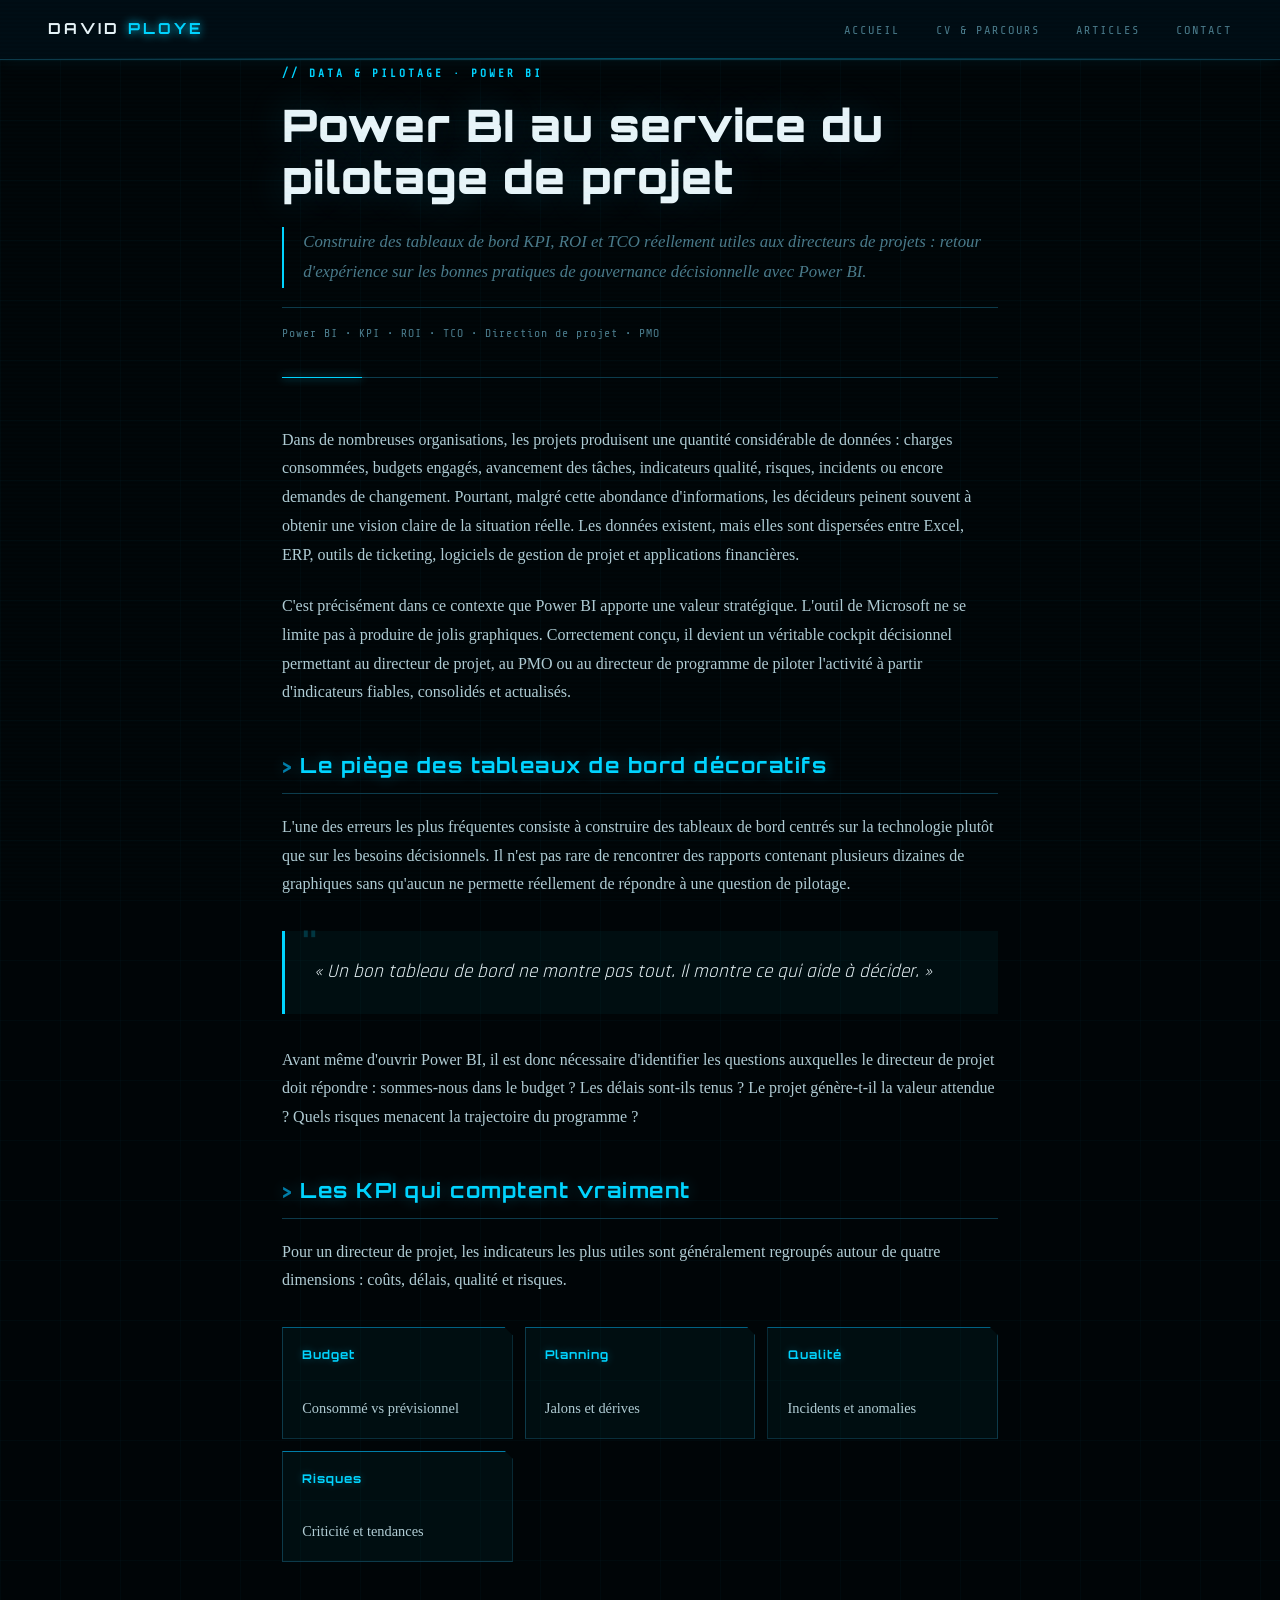
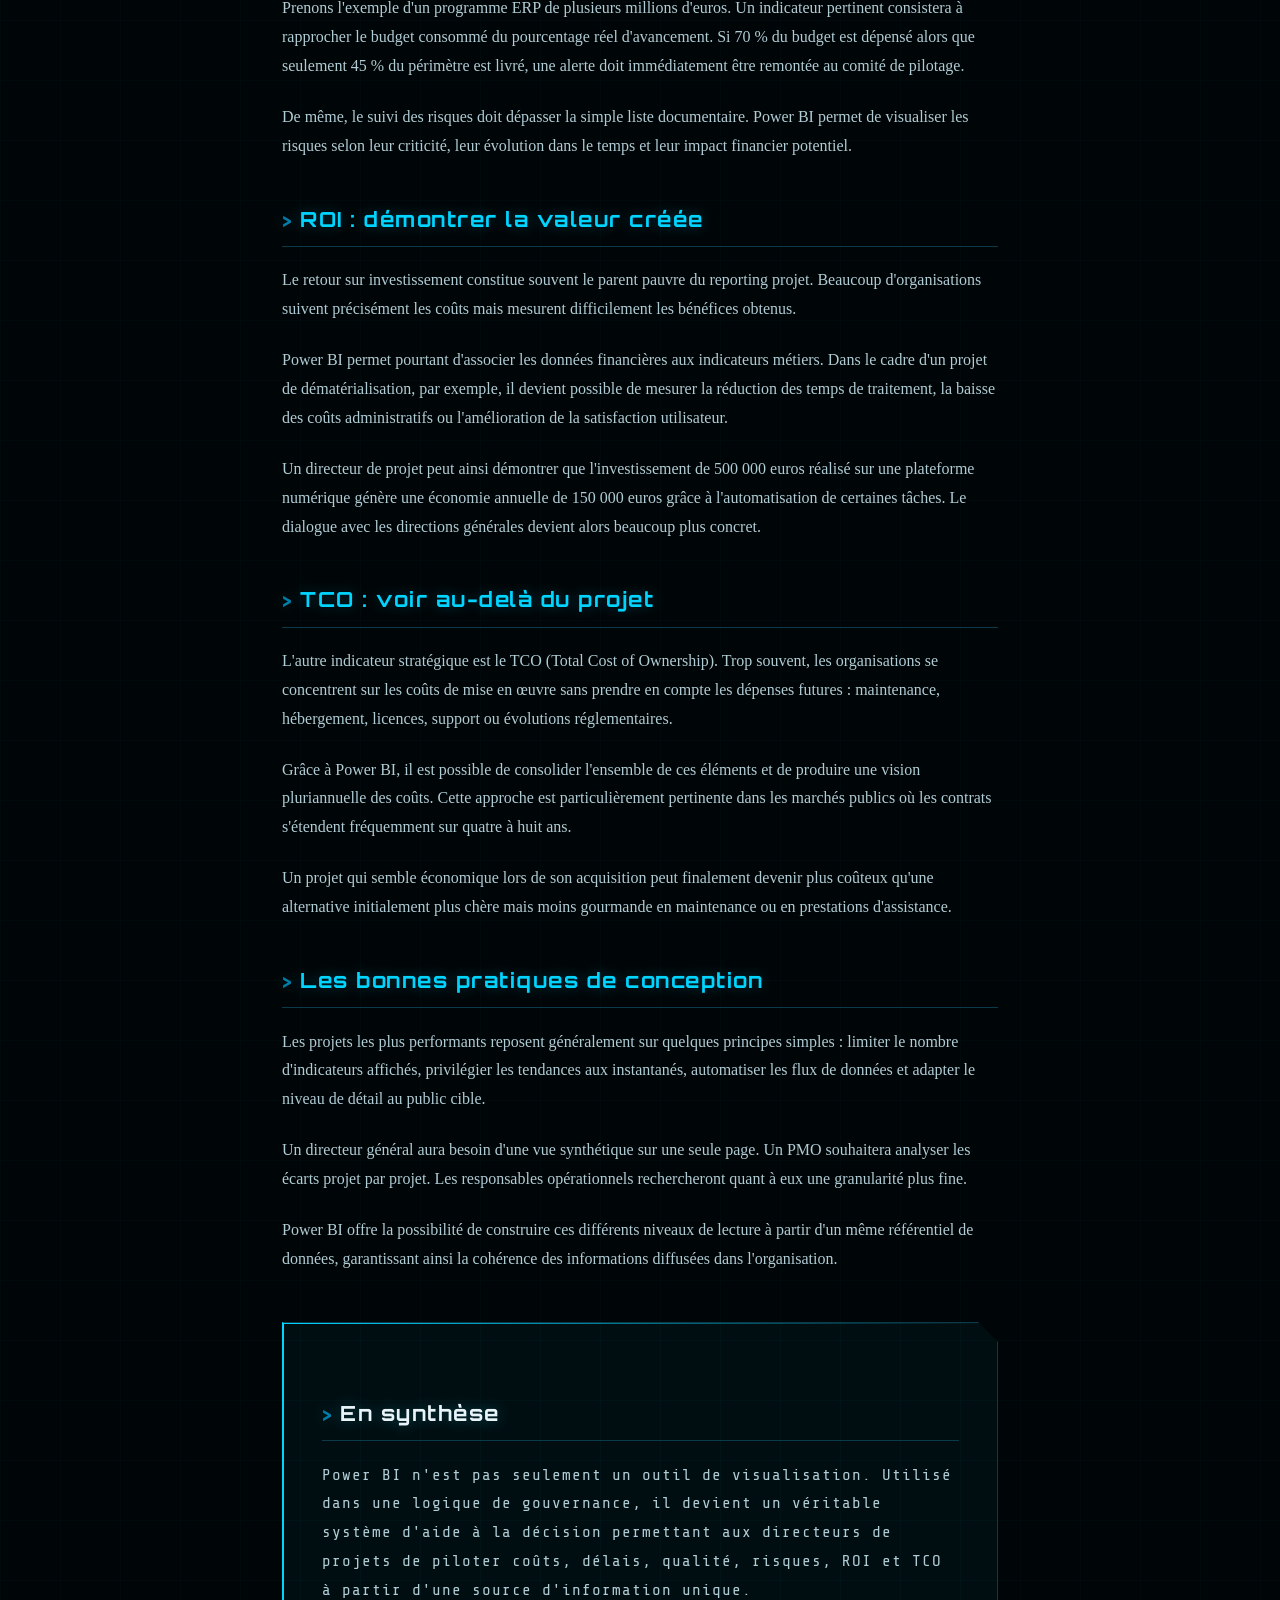
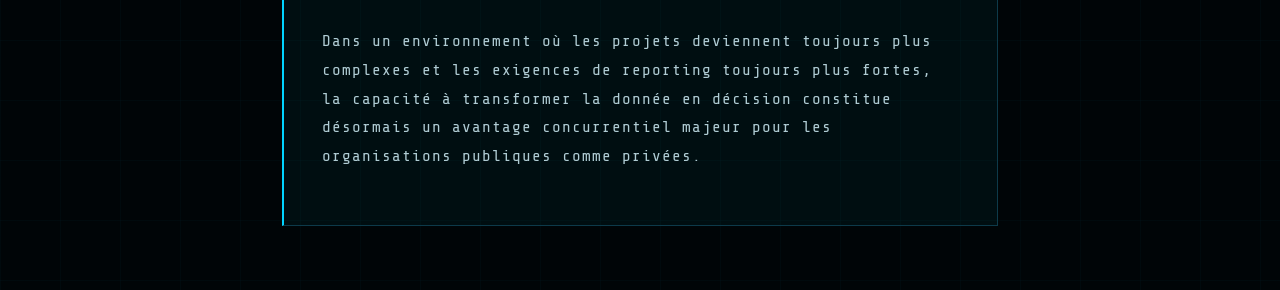
<file: Articles/article-powerbi-pilotage-projet(1).html>
<!DOCTYPE html>
<html lang="fr">
<head>
<meta charset="UTF-8">
<meta name="viewport" content="width=device-width, initial-scale=1.0">
<title>Power BI au service du pilotage de projet</title>
<link rel="preconnect" href="https://fonts.googleapis.com">
<link href="https://fonts.googleapis.com/css2?family=Orbitron:wght@400;700;900&family=Rajdhani:wght@300;400;500;600&family=Share+Tech+Mono&display=swap" rel="stylesheet">
<link rel="stylesheet" href="styleA1.css">
</head>
<body>
<nav>
  <div class="nav-brand">David <span>PLOYE</span></div>
  <ul class="nav-links">
    <li><a href="https://lyxsys.github.io/index.html">Accueil</a></li>
    <li><a href="https://lyxsys.github.io/index.html#cv">CV & Parcours</a></li>
    <li><a href="https://lyxsys.github.io/index.html#blog">Articles</a></li>
    <li><a href="index.html#contact">Contact</a></li>
  </ul>
</nav>


<article class="page" style="max-width:780px;margin:0 auto;padding:4rem 2rem;font-family:'Source Serif 4',serif;line-height:1.8;">

<header class="article-header">
<span class="tag" style="color:#8b2e0f;text-transform:uppercase;font-weight:600;">Data &amp; Pilotage · Power BI</span>
<h1 style="font-family:'Playfair Display',serif;font-size:3rem;">
Power BI au service du pilotage de projet
</h1>

<p style="border-left:3px solid #8b2e0f;padding-left:1rem;font-style:italic;font-size:1.15rem;">
Construire des tableaux de bord KPI, ROI et TCO réellement utiles aux directeurs de projets : retour d'expérience sur les bonnes pratiques de gouvernance décisionnelle avec Power BI.
</p>

<div style="border-top:1px solid #d4cfc0;padding-top:1rem;margin-top:1rem;">
Power BI • KPI • ROI • TCO • Direction de projet • PMO
</div>
</header>

<section>
<p>
Dans de nombreuses organisations, les projets produisent une quantité considérable de données : charges consommées, budgets engagés, avancement des tâches, indicateurs qualité, risques, incidents ou encore demandes de changement. Pourtant, malgré cette abondance d'informations, les décideurs peinent souvent à obtenir une vision claire de la situation réelle. Les données existent, mais elles sont dispersées entre Excel, ERP, outils de ticketing, logiciels de gestion de projet et applications financières.
</p>

<p>
C'est précisément dans ce contexte que Power BI apporte une valeur stratégique. L'outil de Microsoft ne se limite pas à produire de jolis graphiques. Correctement conçu, il devient un véritable cockpit décisionnel permettant au directeur de projet, au PMO ou au directeur de programme de piloter l'activité à partir d'indicateurs fiables, consolidés et actualisés.
</p>
</section>

<section>
<h2 style="font-family:'Playfair Display',serif;">Le piège des tableaux de bord décoratifs</h2>

<p>
L'une des erreurs les plus fréquentes consiste à construire des tableaux de bord centrés sur la technologie plutôt que sur les besoins décisionnels. Il n'est pas rare de rencontrer des rapports contenant plusieurs dizaines de graphiques sans qu'aucun ne permette réellement de répondre à une question de pilotage.
</p>

<div style="background:#f2efe6;border-left:4px solid #8b2e0f;padding:1.5rem;margin:2rem 0;">
<p style="font-family:'Playfair Display',serif;font-size:1.3rem;margin:0;">
« Un bon tableau de bord ne montre pas tout. Il montre ce qui aide à décider. »
</p>
</div>

<p>
Avant même d'ouvrir Power BI, il est donc nécessaire d'identifier les questions auxquelles le directeur de projet doit répondre : sommes-nous dans le budget ? Les délais sont-ils tenus ? Le projet génère-t-il la valeur attendue ? Quels risques menacent la trajectoire du programme ?
</p>
</section>

<section>
<h2 style="font-family:'Playfair Display',serif;">Les KPI qui comptent vraiment</h2>

<p>
Pour un directeur de projet, les indicateurs les plus utiles sont généralement regroupés autour de quatre dimensions : coûts, délais, qualité et risques.
</p>

<div style="display:grid;grid-template-columns:repeat(auto-fit,minmax(180px,1fr));gap:1rem;margin:2rem 0;">
<div style="background:#f2efe6;padding:1rem;border:1px solid #d4cfc0;">
<strong>Budget</strong><br>
Consommé vs prévisionnel
</div>
<div style="background:#f2efe6;padding:1rem;border:1px solid #d4cfc0;">
<strong>Planning</strong><br>
Jalons et dérives
</div>
<div style="background:#f2efe6;padding:1rem;border:1px solid #d4cfc0;">
<strong>Qualité</strong><br>
Incidents et anomalies
</div>
<div style="background:#f2efe6;padding:1rem;border:1px solid #d4cfc0;">
<strong>Risques</strong><br>
Criticité et tendances
</div>
</div>

<p>
Prenons l'exemple d'un programme ERP de plusieurs millions d'euros. Un indicateur pertinent consistera à rapprocher le budget consommé du pourcentage réel d'avancement. Si 70 % du budget est dépensé alors que seulement 45 % du périmètre est livré, une alerte doit immédiatement être remontée au comité de pilotage.
</p>

<p>
De même, le suivi des risques doit dépasser la simple liste documentaire. Power BI permet de visualiser les risques selon leur criticité, leur évolution dans le temps et leur impact financier potentiel.
</p>
</section>

<section>
<h2 style="font-family:'Playfair Display',serif;">ROI : démontrer la valeur créée</h2>

<p>
Le retour sur investissement constitue souvent le parent pauvre du reporting projet. Beaucoup d'organisations suivent précisément les coûts mais mesurent difficilement les bénéfices obtenus.
</p>

<p>
Power BI permet pourtant d'associer les données financières aux indicateurs métiers. Dans le cadre d'un projet de dématérialisation, par exemple, il devient possible de mesurer la réduction des temps de traitement, la baisse des coûts administratifs ou l'amélioration de la satisfaction utilisateur.
</p>

<p>
Un directeur de projet peut ainsi démontrer que l'investissement de 500 000 euros réalisé sur une plateforme numérique génère une économie annuelle de 150 000 euros grâce à l'automatisation de certaines tâches. Le dialogue avec les directions générales devient alors beaucoup plus concret.
</p>
</section>

<section>
<h2 style="font-family:'Playfair Display',serif;">TCO : voir au-delà du projet</h2>

<p>
L'autre indicateur stratégique est le TCO (Total Cost of Ownership). Trop souvent, les organisations se concentrent sur les coûts de mise en œuvre sans prendre en compte les dépenses futures : maintenance, hébergement, licences, support ou évolutions réglementaires.
</p>

<p>
Grâce à Power BI, il est possible de consolider l'ensemble de ces éléments et de produire une vision pluriannuelle des coûts. Cette approche est particulièrement pertinente dans les marchés publics où les contrats s'étendent fréquemment sur quatre à huit ans.
</p>

<p>
Un projet qui semble économique lors de son acquisition peut finalement devenir plus coûteux qu'une alternative initialement plus chère mais moins gourmande en maintenance ou en prestations d'assistance.
</p>
</section>

<section>
<h2 style="font-family:'Playfair Display',serif;">Les bonnes pratiques de conception</h2>

<p>
Les projets les plus performants reposent généralement sur quelques principes simples : limiter le nombre d'indicateurs affichés, privilégier les tendances aux instantanés, automatiser les flux de données et adapter le niveau de détail au public cible.
</p>

<p>
Un directeur général aura besoin d'une vue synthétique sur une seule page. Un PMO souhaitera analyser les écarts projet par projet. Les responsables opérationnels rechercheront quant à eux une granularité plus fine.
</p>

<p>
Power BI offre la possibilité de construire ces différents niveaux de lecture à partir d'un même référentiel de données, garantissant ainsi la cohérence des informations diffusées dans l'organisation.
</p>
</section>

<div style="background:#1a1a18;color:#f2efe6;padding:2rem;margin-top:3rem;">
<h2 style="font-family:'Playfair Display',serif;color:#f2efe6;">En synthèse</h2>

<p>
Power BI n'est pas seulement un outil de visualisation. Utilisé dans une logique de gouvernance, il devient un véritable système d'aide à la décision permettant aux directeurs de projets de piloter coûts, délais, qualité, risques, ROI et TCO à partir d'une source d'information unique.
</p>

<p>
Dans un environnement où les projets deviennent toujours plus complexes et les exigences de reporting toujours plus fortes, la capacité à transformer la donnée en décision constitue désormais un avantage concurrentiel majeur pour les organisations publiques comme privées.
</p>
</div>

</article>
</body>
</html>
</file>
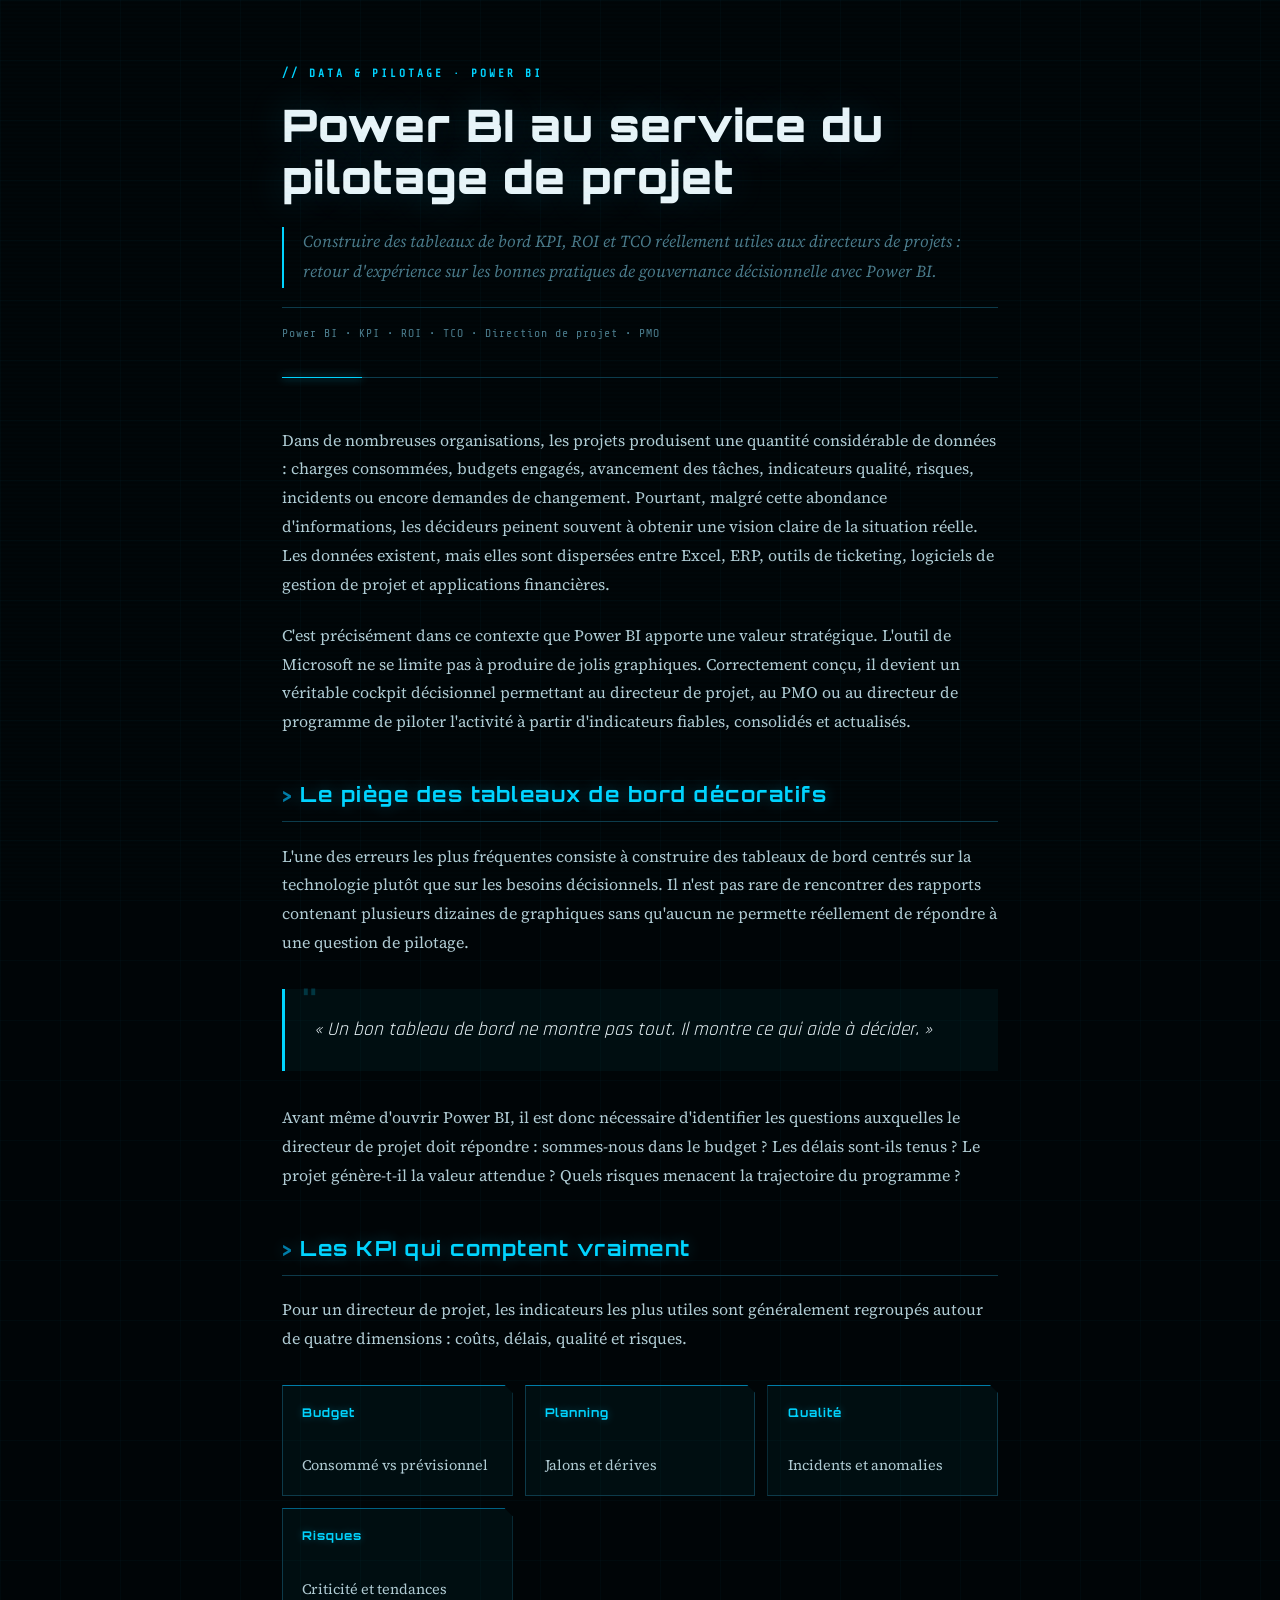
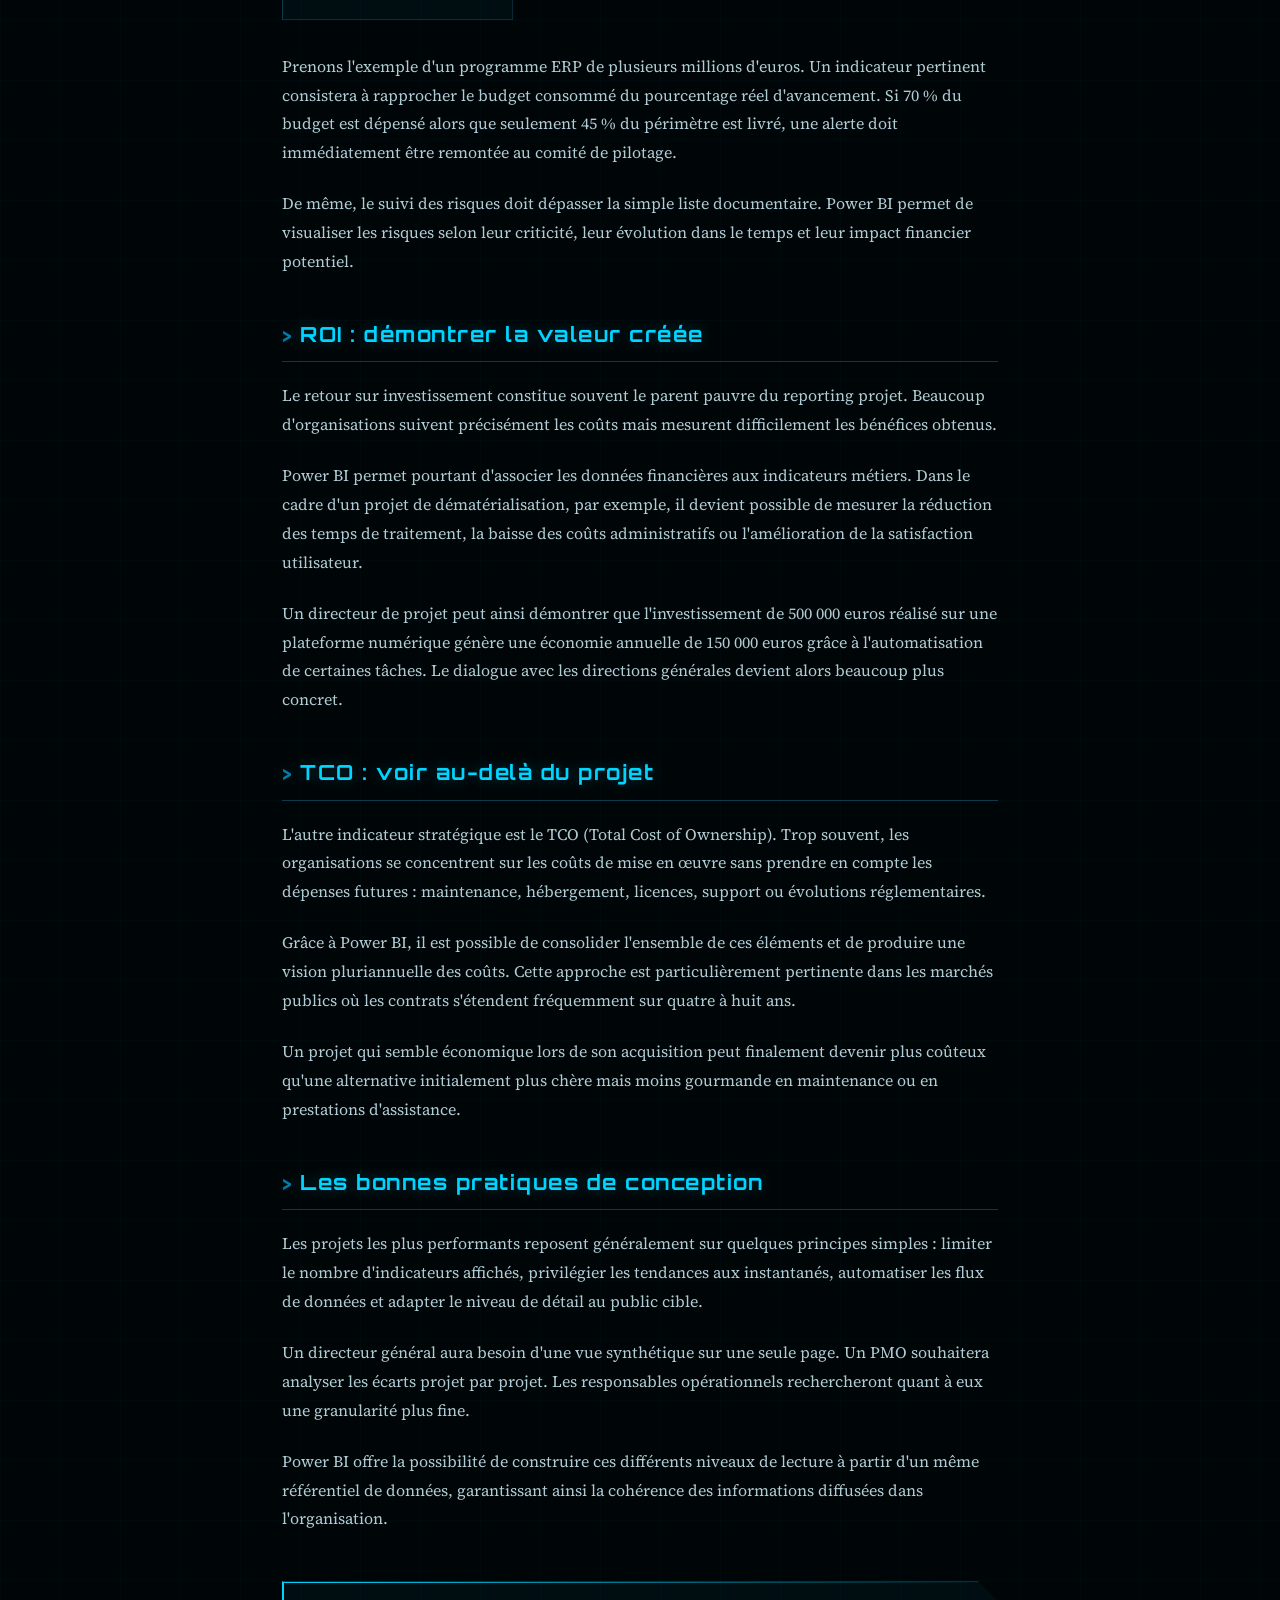
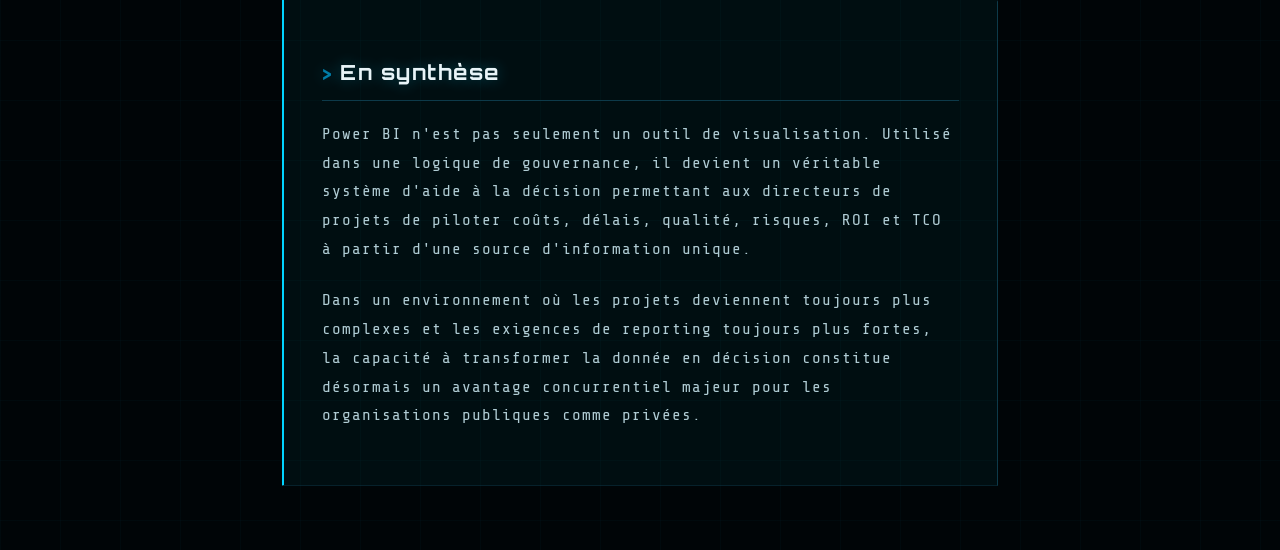
<file: Articles/article-powerbi-pilotage-projet.html>
<!DOCTYPE html>
<html lang="fr">
<head>
<meta charset="UTF-8">
<meta name="viewport" content="width=device-width, initial-scale=1.0">
<title>Power BI au service du pilotage de projet</title>
<link rel="preconnect" href="https://fonts.googleapis.com">
<link href="https://fonts.googleapis.com/css2?family=Playfair+Display:wght@400;700&family=Source+Serif+4:wght@300;400;600&display=swap" rel="stylesheet">
<link rel="stylesheet" href="styleA1.css">
</head>
<body>

<article class="page" style="max-width:780px;margin:0 auto;padding:4rem 2rem;font-family:'Source Serif 4',serif;line-height:1.8;">

<header class="article-header">
<span class="tag" style="color:#8b2e0f;text-transform:uppercase;font-weight:600;">Data &amp; Pilotage · Power BI</span>
<h1 style="font-family:'Playfair Display',serif;font-size:3rem;">
Power BI au service du pilotage de projet
</h1>

<p style="border-left:3px solid #8b2e0f;padding-left:1rem;font-style:italic;font-size:1.15rem;">
Construire des tableaux de bord KPI, ROI et TCO réellement utiles aux directeurs de projets : retour d'expérience sur les bonnes pratiques de gouvernance décisionnelle avec Power BI.
</p>

<div style="border-top:1px solid #d4cfc0;padding-top:1rem;margin-top:1rem;">
Power BI • KPI • ROI • TCO • Direction de projet • PMO
</div>
</header>

<section>
<p>
Dans de nombreuses organisations, les projets produisent une quantité considérable de données : charges consommées, budgets engagés, avancement des tâches, indicateurs qualité, risques, incidents ou encore demandes de changement. Pourtant, malgré cette abondance d'informations, les décideurs peinent souvent à obtenir une vision claire de la situation réelle. Les données existent, mais elles sont dispersées entre Excel, ERP, outils de ticketing, logiciels de gestion de projet et applications financières.
</p>

<p>
C'est précisément dans ce contexte que Power BI apporte une valeur stratégique. L'outil de Microsoft ne se limite pas à produire de jolis graphiques. Correctement conçu, il devient un véritable cockpit décisionnel permettant au directeur de projet, au PMO ou au directeur de programme de piloter l'activité à partir d'indicateurs fiables, consolidés et actualisés.
</p>
</section>

<section>
<h2 style="font-family:'Playfair Display',serif;">Le piège des tableaux de bord décoratifs</h2>

<p>
L'une des erreurs les plus fréquentes consiste à construire des tableaux de bord centrés sur la technologie plutôt que sur les besoins décisionnels. Il n'est pas rare de rencontrer des rapports contenant plusieurs dizaines de graphiques sans qu'aucun ne permette réellement de répondre à une question de pilotage.
</p>

<div style="background:#f2efe6;border-left:4px solid #8b2e0f;padding:1.5rem;margin:2rem 0;">
<p style="font-family:'Playfair Display',serif;font-size:1.3rem;margin:0;">
« Un bon tableau de bord ne montre pas tout. Il montre ce qui aide à décider. »
</p>
</div>

<p>
Avant même d'ouvrir Power BI, il est donc nécessaire d'identifier les questions auxquelles le directeur de projet doit répondre : sommes-nous dans le budget ? Les délais sont-ils tenus ? Le projet génère-t-il la valeur attendue ? Quels risques menacent la trajectoire du programme ?
</p>
</section>

<section>
<h2 style="font-family:'Playfair Display',serif;">Les KPI qui comptent vraiment</h2>

<p>
Pour un directeur de projet, les indicateurs les plus utiles sont généralement regroupés autour de quatre dimensions : coûts, délais, qualité et risques.
</p>

<div style="display:grid;grid-template-columns:repeat(auto-fit,minmax(180px,1fr));gap:1rem;margin:2rem 0;">
<div style="background:#f2efe6;padding:1rem;border:1px solid #d4cfc0;">
<strong>Budget</strong><br>
Consommé vs prévisionnel
</div>
<div style="background:#f2efe6;padding:1rem;border:1px solid #d4cfc0;">
<strong>Planning</strong><br>
Jalons et dérives
</div>
<div style="background:#f2efe6;padding:1rem;border:1px solid #d4cfc0;">
<strong>Qualité</strong><br>
Incidents et anomalies
</div>
<div style="background:#f2efe6;padding:1rem;border:1px solid #d4cfc0;">
<strong>Risques</strong><br>
Criticité et tendances
</div>
</div>

<p>
Prenons l'exemple d'un programme ERP de plusieurs millions d'euros. Un indicateur pertinent consistera à rapprocher le budget consommé du pourcentage réel d'avancement. Si 70 % du budget est dépensé alors que seulement 45 % du périmètre est livré, une alerte doit immédiatement être remontée au comité de pilotage.
</p>

<p>
De même, le suivi des risques doit dépasser la simple liste documentaire. Power BI permet de visualiser les risques selon leur criticité, leur évolution dans le temps et leur impact financier potentiel.
</p>
</section>

<section>
<h2 style="font-family:'Playfair Display',serif;">ROI : démontrer la valeur créée</h2>

<p>
Le retour sur investissement constitue souvent le parent pauvre du reporting projet. Beaucoup d'organisations suivent précisément les coûts mais mesurent difficilement les bénéfices obtenus.
</p>

<p>
Power BI permet pourtant d'associer les données financières aux indicateurs métiers. Dans le cadre d'un projet de dématérialisation, par exemple, il devient possible de mesurer la réduction des temps de traitement, la baisse des coûts administratifs ou l'amélioration de la satisfaction utilisateur.
</p>

<p>
Un directeur de projet peut ainsi démontrer que l'investissement de 500 000 euros réalisé sur une plateforme numérique génère une économie annuelle de 150 000 euros grâce à l'automatisation de certaines tâches. Le dialogue avec les directions générales devient alors beaucoup plus concret.
</p>
</section>

<section>
<h2 style="font-family:'Playfair Display',serif;">TCO : voir au-delà du projet</h2>

<p>
L'autre indicateur stratégique est le TCO (Total Cost of Ownership). Trop souvent, les organisations se concentrent sur les coûts de mise en œuvre sans prendre en compte les dépenses futures : maintenance, hébergement, licences, support ou évolutions réglementaires.
</p>

<p>
Grâce à Power BI, il est possible de consolider l'ensemble de ces éléments et de produire une vision pluriannuelle des coûts. Cette approche est particulièrement pertinente dans les marchés publics où les contrats s'étendent fréquemment sur quatre à huit ans.
</p>

<p>
Un projet qui semble économique lors de son acquisition peut finalement devenir plus coûteux qu'une alternative initialement plus chère mais moins gourmande en maintenance ou en prestations d'assistance.
</p>
</section>

<section>
<h2 style="font-family:'Playfair Display',serif;">Les bonnes pratiques de conception</h2>

<p>
Les projets les plus performants reposent généralement sur quelques principes simples : limiter le nombre d'indicateurs affichés, privilégier les tendances aux instantanés, automatiser les flux de données et adapter le niveau de détail au public cible.
</p>

<p>
Un directeur général aura besoin d'une vue synthétique sur une seule page. Un PMO souhaitera analyser les écarts projet par projet. Les responsables opérationnels rechercheront quant à eux une granularité plus fine.
</p>

<p>
Power BI offre la possibilité de construire ces différents niveaux de lecture à partir d'un même référentiel de données, garantissant ainsi la cohérence des informations diffusées dans l'organisation.
</p>
</section>

<div style="background:#1a1a18;color:#f2efe6;padding:2rem;margin-top:3rem;">
<h2 style="font-family:'Playfair Display',serif;color:#f2efe6;">En synthèse</h2>

<p>
Power BI n'est pas seulement un outil de visualisation. Utilisé dans une logique de gouvernance, il devient un véritable système d'aide à la décision permettant aux directeurs de projets de piloter coûts, délais, qualité, risques, ROI et TCO à partir d'une source d'information unique.
</p>

<p>
Dans un environnement où les projets deviennent toujours plus complexes et les exigences de reporting toujours plus fortes, la capacité à transformer la donnée en décision constitue désormais un avantage concurrentiel majeur pour les organisations publiques comme privées.
</p>
</div>

</article>
</body>
</html>
</file>
<file: style.css>
/* ═══════════════════════════════════════════════════════════════
   style.css — David PLOYE · TRON LEGACY THEME
   ═══════════════════════════════════════════════════════════════ */

@import url('https://fonts.googleapis.com/css2?family=Orbitron:wght@400;700;900&family=Rajdhani:wght@300;400;500;600&family=Share+Tech+Mono&display=swap');

/* ── RESET & CSS VARS ── */
*, *::before, *::after { box-sizing: border-box; margin: 0; padding: 0; }

:root {
  --black:    #000507;
  --deep:     #010d15;
  --panel:    #020f1a;
  --grid:     #031826;
  --cyan:     #00d4ff;
  --cyan-dim: #007da8;
  --cyan-glow:#00d4ff88;
  --orange:   #ff8c00;
  --orange-dim:#7a4000;
  --white:    #e8f4f8;
  --muted:    #4a7a8a;
  --border:   #0d3a4a;
  --text:     #b0ccd4;
  --text-dim: #4a6a78;
}

html { scroll-behavior: smooth; }

body {
  font-family: 'Rajdhani', sans-serif;
  background: var(--black);
  color: var(--text);
  font-size: 16px;
  line-height: 1.7;
  overflow-x: hidden;
}

/* ── SCANLINE OVERLAY (subtle) ── */
body::before {
  content: '';
  position: fixed; inset: 0; z-index: 9999;
  background: repeating-linear-gradient(
    0deg,
    transparent,
    transparent 2px,
    rgba(0, 212, 255, 0.012) 2px,
    rgba(0, 212, 255, 0.012) 4px
  );
  pointer-events: none;
}

/* ── SCROLLBAR ── */
::-webkit-scrollbar { width: 4px; }
::-webkit-scrollbar-track { background: var(--deep); }
::-webkit-scrollbar-thumb { background: var(--cyan-dim); border-radius: 2px; }

/* ══════════════════ NAV ══════════════════ */
nav {
  position: fixed; top: 0; left: 0; right: 0; z-index: 100;
  background: rgba(1, 13, 21, 0.95);
  backdrop-filter: blur(12px);
  display: flex; align-items: center; justify-content: space-between;
  padding: 0 48px; height: 60px;
  border-bottom: 1px solid var(--border);
  box-shadow: 0 0 20px rgba(0,212,255,0.08), inset 0 -1px 0 var(--cyan-dim);
}

nav::after {
  content: '';
  position: absolute; bottom: 0; left: 0; right: 0; height: 1px;
  background: linear-gradient(90deg, transparent, var(--cyan), transparent);
  opacity: 0.4;
}

.nav-brand {
  font-family: 'Orbitron', monospace;
  color: var(--white);
  font-size: 0.95rem;
  font-weight: 700;
  letter-spacing: 3px;
  text-transform: uppercase;
}
.nav-brand span {
  color: var(--cyan);
  text-shadow: 0 0 10px var(--cyan);
}

.nav-links { display: flex; gap: 36px; list-style: none; }
.nav-links a {
  color: var(--muted);
  text-decoration: none;
  font-family: 'Share Tech Mono', monospace;
  font-size: 0.75rem;
  letter-spacing: 2px;
  text-transform: uppercase;
  transition: color 0.2s, text-shadow 0.2s;
  position: relative;
}
.nav-links a::after {
  content: '';
  position: absolute; bottom: -4px; left: 0; right: 0; height: 1px;
  background: var(--cyan);
  transform: scaleX(0);
  transition: transform 0.2s;
  box-shadow: 0 0 6px var(--cyan);
}
.nav-links a:hover {
  color: var(--cyan);
  text-shadow: 0 0 8px var(--cyan);
}
.nav-links a:hover::after { transform: scaleX(1); }

/* ══════════════════ HERO / PRESA ══════════════════ */
#presa {
  min-height: 100vh;
  background: var(--deep);
  display: flex; align-items: center;
  position: relative; overflow: hidden;
  padding: 120px 0 80px;
}

/* Circuit grid background */
.presa-grid-line {
  position: absolute; inset: 0; pointer-events: none;
  background-image:
    linear-gradient(rgba(0,212,255,0.04) 1px, transparent 1px),
    linear-gradient(90deg, rgba(0,212,255,0.04) 1px, transparent 1px);
  background-size: 60px 60px;
  animation: gridPulse 8s ease-in-out infinite;
}

@keyframes gridPulse {
  0%, 100% { opacity: 0.6; }
  50% { opacity: 1; }
}

/* Accent bar — TRON identity line */
.presa-accent-bar {
  position: absolute; top: 0; left: 0; width: 2px; height: 100%;
  background: linear-gradient(180deg, var(--cyan), transparent 60%);
  box-shadow: 0 0 20px var(--cyan), 0 0 40px var(--cyan-glow);
}

/* Radial glow behind stats */
.presa-circle {
  position: absolute; right: -100px; top: 50%;
  transform: translateY(-50%);
  width: 700px; height: 700px; border-radius: 50%;
  background: radial-gradient(circle, rgba(0,212,255,0.06) 0%, transparent 65%);
  pointer-events: none;
}

/* Corner decorations */
#presa::before {
  content: '';
  position: absolute; top: 80px; right: 60px;
  width: 120px; height: 120px;
  border-top: 1px solid var(--cyan-dim);
  border-right: 1px solid var(--cyan-dim);
  opacity: 0.4;
}
#presa::after {
  content: '';
  position: absolute; bottom: 40px; left: 60px;
  width: 80px; height: 80px;
  border-bottom: 1px solid var(--cyan-dim);
  border-left: 1px solid var(--cyan-dim);
  opacity: 0.3;
}

.presa-inner {
  position: relative; z-index: 2;
  max-width: 1200px; margin: 0 auto; padding: 0 48px;
  display: grid; grid-template-columns: 1fr 360px; gap: 80px; align-items: center;
}

.presa-eyebrow {
  font-family: 'Share Tech Mono', monospace;
  font-size: 0.72rem; letter-spacing: 4px;
  text-transform: uppercase; color: var(--cyan);
  margin-bottom: 24px;
  opacity: 0.8;
}
.presa-eyebrow::before {
  content: '> ';
  color: var(--cyan);
  text-shadow: 0 0 8px var(--cyan);
}

.presa-name {
  font-family: 'Orbitron', monospace;
  font-size: clamp(2.8rem, 5.5vw, 4.5rem);
  font-weight: 900;
  color: var(--white);
  line-height: 1.05;
  margin-bottom: 20px;
  letter-spacing: 2px;
  text-shadow: 0 0 40px rgba(0,212,255,0.2);
}
.presa-name em {
  color: var(--cyan);
  font-style: normal;
  text-shadow: 0 0 20px var(--cyan), 0 0 40px var(--cyan-glow);
}

.presa-title {
  font-family: 'Rajdhani', sans-serif;
  font-size: 1.25rem; font-weight: 400;
  color: rgba(176,204,212,0.75);
  margin-bottom: 36px;
  letter-spacing: 0.5px;
  border-left: 2px solid var(--cyan-dim);
  padding-left: 16px;
}

.presa-tags {
  display: flex; flex-wrap: wrap; gap: 8px; margin-bottom: 44px;
}
.presa-tags span {
  padding: 4px 14px;
  border: 1px solid var(--border);
  background: rgba(0,212,255,0.04);
  font-family: 'Share Tech Mono', monospace;
  font-size: 0.72rem; color: var(--muted);
  letter-spacing: 1px;
  transition: border-color 0.2s, color 0.2s, box-shadow 0.2s;
  clip-path: polygon(6px 0%, 100% 0%, calc(100% - 6px) 100%, 0% 100%);
}
.presa-tags span:hover {
  border-color: var(--cyan);
  color: var(--cyan);
  box-shadow: 0 0 12px rgba(0,212,255,0.15);
}

.presa-contact { display: flex; flex-direction: column; gap: 10px; }
.presa-contact a {
  color: var(--muted);
  text-decoration: none;
  font-family: 'Share Tech Mono', monospace;
  font-size: 0.82rem;
  transition: color 0.2s;
  display: flex; align-items: center; gap: 12px;
}
.presa-contact a:hover { color: var(--cyan); }
.presa-contact .icon { color: var(--cyan); text-shadow: 0 0 8px var(--cyan); }

/* ── STAT CARDS ── */
.presa-stats { display: flex; flex-direction: column; gap: 20px; }

.stat-card {
  background: rgba(0,13,21,0.8);
  border: 1px solid var(--border);
  border-left: 2px solid var(--cyan);
  padding: 24px 28px;
  position: relative; overflow: hidden;
  clip-path: polygon(0 0, calc(100% - 12px) 0, 100% 12px, 100% 100%, 12px 100%, 0 calc(100% - 12px));
  animation: fadeUp 0.8s ease both;
}
.stat-card::before {
  content: '';
  position: absolute; top: 0; left: 0; right: 0; height: 1px;
  background: linear-gradient(90deg, var(--cyan), transparent);
  opacity: 0.5;
}
.stat-card:nth-child(2) { animation-delay: 0.15s; }
.stat-card:nth-child(3) { animation-delay: 0.3s; }

.stat-number {
  font-family: 'Orbitron', monospace;
  font-size: 2.8rem; font-weight: 900;
  color: var(--cyan);
  line-height: 1;
  margin-bottom: 6px;
  text-shadow: 0 0 20px var(--cyan-glow);
}
.stat-label {
  font-family: 'Share Tech Mono', monospace;
  font-size: 0.72rem; color: var(--muted);
  letter-spacing: 0.5px; line-height: 1.4;
}

/* ══════════════════ SECTIONS LAYOUT ══════════════════ */
section { scroll-margin-top: 60px; }
.section-wrap { max-width: 1200px; margin: 0 auto; padding: 100px 48px; }

.section-header { margin-bottom: 60px; }
.section-label {
  font-family: 'Share Tech Mono', monospace;
  font-size: 0.7rem; letter-spacing: 4px;
  text-transform: uppercase; color: var(--cyan);
  margin-bottom: 12px; opacity: 0.8;
}
.section-label::before { content: '// '; }

.section-title {
  font-family: 'Orbitron', monospace;
  font-size: 2rem; font-weight: 700;
  color: var(--white); line-height: 1.2;
  letter-spacing: 2px;
  text-shadow: 0 0 30px rgba(0,212,255,0.15);
}
.section-rule {
  width: 60px; height: 1px;
  background: linear-gradient(90deg, var(--cyan), transparent);
  margin-top: 16px;
  box-shadow: 0 0 8px var(--cyan);
}

/* ══════════════════ CV SECTION ══════════════════ */
#cv { background: var(--panel); position: relative; }
#cv::before {
  content: '';
  position: absolute; top: 0; left: 0; right: 0; height: 1px;
  background: linear-gradient(90deg, transparent, var(--cyan), transparent);
  opacity: 0.3;
}

.cv-grid {
  display: grid;
  grid-template-columns: 1fr 340px;
  gap: 60px;
}

/* CV Intro block */
.cv-intro {
  background: rgba(0,212,255,0.03);
  border: 1px solid var(--border);
  border-left: 2px solid var(--cyan);
  padding: 28px 32px;
  margin-bottom: 48px;
  position: relative;
  clip-path: polygon(0 0, calc(100% - 16px) 0, 100% 16px, 100% 100%, 0 100%);
}
.cv-intro::after {
  content: '';
  position: absolute; top: 0; left: 0; right: 0; height: 1px;
  background: linear-gradient(90deg, var(--cyan), transparent);
}
.cv-intro p { font-size: 0.95rem; line-height: 1.85; color: var(--text); }
.cv-intro p strong { color: var(--cyan); font-weight: 600; }

/* Section group title */
.exp-section-title {
  font-family: 'Orbitron', monospace;
  font-size: 0.85rem; color: var(--cyan); font-weight: 700;
  margin-bottom: 16px; padding-bottom: 12px;
  border-bottom: 1px solid var(--border);
  display: flex; align-items: center; gap: 12px;
  letter-spacing: 2px; text-transform: uppercase;
  text-shadow: 0 0 10px rgba(0,212,255,0.3);
}
.exp-section-title .dot {
  width: 8px; height: 8px;
  background: var(--cyan);
  box-shadow: 0 0 8px var(--cyan), 0 0 16px var(--cyan);
  flex-shrink: 0;
  clip-path: polygon(50% 0%, 100% 50%, 50% 100%, 0% 50%);
}

/* ══════════════════ ACCORDION ══════════════════ */
.accordion { display: flex; flex-direction: column; gap: 6px; margin-bottom: 12px; }

.acc-item {
  border: 1px solid var(--border);
  background: rgba(0,8,14,0.6);
  overflow: hidden;
  transition: border-color 0.2s, box-shadow 0.2s;
}
.acc-item:hover {
  border-color: var(--cyan-dim);
  box-shadow: 0 0 20px rgba(0,212,255,0.06), inset 0 0 20px rgba(0,212,255,0.02);
}
.acc-item.key {
  border-left: 2px solid var(--cyan);
}
.acc-item.open {
  border-color: var(--cyan-dim);
  box-shadow: 0 0 24px rgba(0,212,255,0.1);
}

.acc-header {
  display: flex;
  align-items: center;
  justify-content: space-between;
  padding: 14px 18px;
  cursor: pointer;
  background: transparent;
  user-select: none;
  gap: 12px;
  transition: background 0.15s;
}
.acc-header:hover { background: rgba(0,212,255,0.04); }
.acc-item.open .acc-header {
  background: rgba(0,212,255,0.05);
  border-bottom: 1px solid var(--border);
}

.acc-header-left { display: flex; align-items: baseline; gap: 14px; flex: 1; min-width: 0; flex-wrap: wrap; }
.acc-company {
  font-family: 'Orbitron', monospace;
  font-weight: 700; font-size: 0.88rem;
  color: var(--white); white-space: nowrap;
  letter-spacing: 1px;
}
.acc-role { font-size: 0.85rem; color: var(--cyan-dim); font-weight: 500; }

.acc-header-right { display: flex; align-items: center; gap: 12px; flex-shrink: 0; }
.acc-date {
  font-family: 'Share Tech Mono', monospace;
  font-size: 0.72rem; font-weight: 500; color: var(--cyan);
  background: rgba(0,212,255,0.08);
  border: 1px solid var(--border);
  padding: 3px 10px;
  white-space: nowrap;
  letter-spacing: 1px;
}
.acc-arrow {
  width: 22px; height: 22px;
  display: flex; align-items: center; justify-content: center;
  color: var(--muted); flex-shrink: 0;
  transition: transform 0.3s ease, color 0.2s;
}
.acc-item.open .acc-arrow { transform: rotate(180deg); color: var(--cyan); }

/* Accordion body */
.acc-body {
  display: grid;
  grid-template-rows: 0fr;
  transition: grid-template-rows 0.35s ease;
}
.acc-item.open .acc-body { grid-template-rows: 1fr; }

.acc-body-inner {
  overflow: hidden;
  padding: 0 18px;
  transition: padding 0.35s ease;
}
.acc-item.open .acc-body-inner { padding: 18px; }

.tl-sector {
  font-family: 'Share Tech Mono', monospace;
  font-size: 0.72rem; color: var(--muted); margin-bottom: 10px;
  letter-spacing: 1px;
}
.tl-desc { font-size: 0.88rem; color: var(--text); line-height: 1.75; margin-bottom: 14px; }
.tl-desc strong { color: var(--white); }
.tl-desc ul { margin-left: 20px; }
.tl-desc li { margin-bottom: 4px; }

.tl-tech { display: flex; flex-wrap: wrap; gap: 5px; }
.tl-tech span {
  font-family: 'Share Tech Mono', monospace;
  font-size: 0.68rem; padding: 2px 8px;
  background: rgba(0,212,255,0.05);
  border: 1px solid var(--border);
  color: var(--cyan-dim);
  letter-spacing: 0.5px;
}

/* ══════════════════ SIDEBAR ══════════════════ */
.cv-sidebar { display: flex; flex-direction: column; gap: 24px; }

.sidebar-block {
  background: rgba(0,8,14,0.7);
  border: 1px solid var(--border);
  border-top: 1px solid var(--cyan-dim);
  padding: 24px;
  position: relative;
  clip-path: polygon(0 0, calc(100% - 10px) 0, 100% 10px, 100% 100%, 0 100%);
}
.sidebar-block::before {
  content: '';
  position: absolute; top: 0; left: 0; right: 0; height: 1px;
  background: linear-gradient(90deg, var(--cyan-dim), transparent);
}

.sb-title {
  font-family: 'Orbitron', monospace;
  font-size: 0.78rem; font-weight: 700;
  color: var(--cyan); margin-bottom: 16px;
  display: flex; align-items: center; gap: 8px;
  letter-spacing: 2px; text-transform: uppercase;
  text-shadow: 0 0 8px rgba(0,212,255,0.4);
}
.sb-title .icon { font-size: 1rem; }

.skill-group { margin-bottom: 12px; }
.skill-group-name {
  font-family: 'Share Tech Mono', monospace;
  font-size: 0.68rem; font-weight: 700; color: var(--muted);
  text-transform: uppercase; letter-spacing: 2px; margin-bottom: 5px;
}
.skill-pills { display: flex; flex-wrap: wrap; gap: 4px; }
.skill-pills span {
  font-family: 'Share Tech Mono', monospace;
  font-size: 0.7rem; padding: 2px 8px;
  background: rgba(0,212,255,0.04);
  border: 1px solid var(--border);
  color: var(--text);
}

.sector-list { list-style: none; display: flex; flex-direction: column; gap: 8px; }
.sector-list li {
  font-size: 0.88rem; display: flex; align-items: center; gap: 10px; color: var(--text);
}
.sector-list li::before {
  content: '▸';
  color: var(--cyan);
  text-shadow: 0 0 6px var(--cyan);
}

.lang-item {
  display: flex; justify-content: space-between; align-items: center;
  padding: 8px 0; border-bottom: 1px solid var(--border);
}
.lang-item:last-child { border-bottom: none; }
.lang-name { font-size: 0.9rem; font-weight: 600; color: var(--white); }
.lang-level { font-family: 'Share Tech Mono', monospace; font-size: 0.72rem; color: var(--muted); }

.formation-item { padding: 8px 0; border-bottom: 1px solid var(--border); }
.formation-item:last-child { border-bottom: none; }
.formation-title { font-size: 0.88rem; font-weight: 600; color: var(--white); }
.formation-school { font-family: 'Share Tech Mono', monospace; font-size: 0.75rem; color: var(--muted); margin-top: 2px; }

.client-grid { display: flex; flex-wrap: wrap; gap: 5px; margin-top: 4px; }
.client-pill {
  font-family: 'Share Tech Mono', monospace;
  font-size: 0.72rem; padding: 3px 10px;
  background: rgba(0,212,255,0.08);
  border: 1px solid var(--cyan-dim);
  color: var(--cyan);
  letter-spacing: 0.5px;
}

/* ══════════════════ BLOG SECTION ══════════════════ */
#blog { background: var(--deep); position: relative; }
#blog::before {
  content: '';
  position: absolute; top: 0; left: 0; right: 0; height: 1px;
  background: linear-gradient(90deg, transparent, var(--cyan), transparent);
  opacity: 0.25;
}

.blog-grid {
  display: grid;
  grid-template-columns: repeat(auto-fill, minmax(300px, 1fr));
  gap: 24px;
}

.blog-card {
  background: rgba(0,8,14,0.8);
  border: 1px solid var(--border);
  overflow: hidden;
  transition: transform 0.25s, box-shadow 0.25s, border-color 0.25s;
  cursor: pointer;
  clip-path: polygon(0 0, calc(100% - 16px) 0, 100% 16px, 100% 100%, 0 100%);
  position: relative;
}
.blog-card:hover {
  transform: translateY(-4px);
  box-shadow: 0 0 40px rgba(0,212,255,0.12), 0 8px 32px rgba(0,0,0,0.5);
  border-color: var(--cyan-dim);
}

.blog-card-top {
  height: 2px;
  background: linear-gradient(90deg, var(--cyan), var(--cyan-dim), transparent);
  box-shadow: 0 0 8px var(--cyan);
}

.blog-card-body { padding: 24px; }

.blog-tag {
  font-family: 'Share Tech Mono', monospace;
  font-size: 0.68rem; font-weight: 700; letter-spacing: 2px;
  text-transform: uppercase; color: var(--cyan); margin-bottom: 10px;
  opacity: 0.8;
}
.blog-card-title {
  font-family: 'Orbitron', monospace;
  font-size: 1rem; font-weight: 700;
  color: var(--white); line-height: 1.4; margin-bottom: 12px;
  letter-spacing: 0.5px;
}
.blog-card-excerpt {
  font-size: 0.88rem; color: var(--muted);
  line-height: 1.7; margin-bottom: 20px;
}
.blog-card-footer {
  display: flex; justify-content: flex-end; align-items: center;
  font-size: 0.78rem; color: var(--muted);
  border-top: 1px solid var(--border); padding-top: 14px;
}
.read-link {
  font-family: 'Share Tech Mono', monospace;
  color: var(--cyan); font-size: 0.78rem; letter-spacing: 2px;
  text-decoration: none; text-transform: uppercase;
  transition: text-shadow 0.2s;
}
.read-link:hover { text-shadow: 0 0 10px var(--cyan); }

.blog-placeholder {
  grid-column: 1 / -1;
  background: rgba(0,212,255,0.03);
  border: 1px solid var(--border);
  border-left: 2px solid var(--cyan);
  padding: 40px; text-align: center;
  position: relative;
}
.blog-placeholder::before {
  content: '';
  position: absolute; top: 0; left: 0; right: 0; height: 1px;
  background: linear-gradient(90deg, var(--cyan), transparent);
}
.blog-placeholder h3 {
  font-family: 'Orbitron', monospace;
  font-size: 1.2rem; color: var(--white);
  letter-spacing: 1px; margin-bottom: 8px;
}
.blog-placeholder p { color: var(--muted); font-size: 0.92rem; }

/* ══════════════════ FOOTER ══════════════════ */
footer {
  background: var(--black);
  border-top: 1px solid var(--border);
  padding: 48px; text-align: center;
  position: relative;
}
footer::before {
  content: '';
  position: absolute; top: 0; left: 0; right: 0; height: 1px;
  background: linear-gradient(90deg, transparent, var(--cyan), transparent);
  opacity: 0.3;
}

.footer-name {
  font-family: 'Orbitron', monospace;
  font-size: 1.4rem; color: var(--white); margin-bottom: 6px;
  letter-spacing: 3px;
  text-shadow: 0 0 20px rgba(0,212,255,0.3);
}
.footer-sub {
  font-family: 'Share Tech Mono', monospace;
  font-size: 0.75rem; color: var(--muted); margin-bottom: 28px;
  letter-spacing: 1px;
}

.footer-contact-row {
  display: flex; justify-content: center; gap: 36px;
  flex-wrap: wrap; margin-bottom: 28px;
}
.footer-contact-row a {
  font-family: 'Share Tech Mono', monospace;
  color: var(--muted); font-size: 0.82rem;
  text-decoration: none; transition: color 0.2s;
  letter-spacing: 1px;
}
.footer-contact-row a:hover { color: var(--cyan); text-shadow: 0 0 8px var(--cyan); }

.footer-divider {
  width: 60px; height: 1px;
  background: linear-gradient(90deg, transparent, var(--cyan), transparent);
  margin: 0 auto 20px;
  box-shadow: 0 0 6px var(--cyan);
}
.footer-copy {
  font-family: 'Share Tech Mono', monospace;
  font-size: 0.72rem; color: rgba(74,106,120,0.6);
  letter-spacing: 1px;
}

/* ══════════════════ ANIMATIONS ══════════════════ */
@keyframes fadeUp {
  from { opacity: 0; transform: translateY(24px); }
  to   { opacity: 1; transform: translateY(0); }
}
.presa-left  { animation: fadeUp 1s ease both; }
.presa-stats { animation: fadeUp 1s ease 0.25s both; }

/* ══════════════════ RESPONSIVE ══════════════════ */
@media (max-width: 900px) {
  nav { padding: 0 24px; }
  .nav-links { gap: 20px; }
  .presa-inner, .cv-grid { grid-template-columns: 1fr; }
  .presa-stats { flex-direction: row; flex-wrap: wrap; }
  .stat-card { flex: 1 1 140px; }
  .section-wrap { padding: 72px 24px; }
}
@media (max-width: 600px) {
  .nav-links { display: none; }
  .presa-name { font-size: 2.4rem; }
  .blog-grid { grid-template-columns: 1fr; }
  .acc-header-left { flex-direction: column; gap: 4px; }
}
</file>
<file: Articles/styleA1.css>
/* ═══════════════════════════════════════════════════════════════
   styleA1.css — Articles David PLOYE · TRON LEGACY THEME
   ═══════════════════════════════════════════════════════════════ */

@import url('https://fonts.googleapis.com/css2?family=Orbitron:wght@400;700;900&family=Rajdhani:wght@300;400;500;600&family=Share+Tech+Mono&display=swap');

/* ── RESET & VARS ── */
*, *::before, *::after { box-sizing: border-box; margin: 0; padding: 0; }

:root {
  --black:    #000507;
  --deep:     #010d15;
  --panel:    #020f1a;
  --cyan:     #00d4ff;
  --cyan-dim: #007da8;
  --cyan-glow:#00d4ff88;
  --orange:   #ff8c00;
  --white:    #e8f4f8;
  --muted:    #4a7a8a;
  --border:   #0d3a4a;
  --text:     #b0ccd4;
}

html { scroll-behavior: smooth; }

body {
  font-family: 'Rajdhani', sans-serif;
  background: var(--black);
  color: var(--text);
  font-size: 16px;
  line-height: 1.75;
  overflow-x: hidden;
}

/* Scanline */
body::before {
  content: '';
  position: fixed; inset: 0; z-index: 9999;
  background: repeating-linear-gradient(
    0deg,
    transparent,
    transparent 2px,
    rgba(0, 212, 255, 0.012) 2px,
    rgba(0, 212, 255, 0.012) 4px
  );
  pointer-events: none;
}

::-webkit-scrollbar { width: 4px; }
::-webkit-scrollbar-track { background: var(--deep); }
::-webkit-scrollbar-thumb { background: var(--cyan-dim); border-radius: 2px; }

/* ══════════════════ NAV ══════════════════ */
nav {
  position: fixed; top: 0; left: 0; right: 0; z-index: 100;
  background: rgba(1, 13, 21, 0.95);
  backdrop-filter: blur(12px);
  display: flex; align-items: center; justify-content: space-between;
  padding: 0 48px; height: 60px;
  border-bottom: 1px solid var(--border);
  box-shadow: 0 0 20px rgba(0,212,255,0.08);
}
nav::after {
  content: '';
  position: absolute; bottom: 0; left: 0; right: 0; height: 1px;
  background: linear-gradient(90deg, transparent, var(--cyan), transparent);
  opacity: 0.35;
}

.nav-brand {
  font-family: 'Orbitron', monospace;
  color: var(--white); font-size: 0.95rem;
  font-weight: 700; letter-spacing: 3px; text-transform: uppercase;
}
.nav-brand span { color: var(--cyan); text-shadow: 0 0 10px var(--cyan); }

.nav-links { display: flex; gap: 36px; list-style: none; }
.nav-links a {
  color: var(--muted); text-decoration: none;
  font-family: 'Share Tech Mono', monospace;
  font-size: 0.75rem; letter-spacing: 2px; text-transform: uppercase;
  transition: color 0.2s, text-shadow 0.2s;
}
.nav-links a:hover { color: var(--cyan); text-shadow: 0 0 8px var(--cyan); }

/* ══════════════════ ARTICLE PAGE ══════════════════ */
.page {
  max-width: 820px;
  margin: 0 auto;
  padding: 6rem 2.5rem 5rem;
}

/* Page background grid */
body {
  background-image:
    linear-gradient(rgba(0,212,255,0.025) 1px, transparent 1px),
    linear-gradient(90deg, rgba(0,212,255,0.025) 1px, transparent 1px);
  background-size: 60px 60px;
  background-position: top left;
}

/* ── ARTICLE HEADER ── */
.article-header {
  margin-bottom: 3rem;
  padding-bottom: 2rem;
  border-bottom: 1px solid var(--border);
  position: relative;
}
.article-header::after {
  content: '';
  position: absolute; bottom: -1px; left: 0;
  width: 80px; height: 1px;
  background: var(--cyan);
  box-shadow: 0 0 8px var(--cyan);
}

.tag {
  font-family: 'Share Tech Mono', monospace !important;
  font-size: 0.7rem !important;
  letter-spacing: 3px;
  text-transform: uppercase;
  color: var(--cyan) !important;
  display: block;
  margin-bottom: 1rem;
}
.tag::before { content: '// '; }

/* Article H1 */
article h1,
article .article-header h1 {
  font-family: 'Orbitron', monospace !important;
  font-size: clamp(1.8rem, 4vw, 2.8rem) !important;
  font-weight: 900;
  color: var(--white) !important;
  line-height: 1.15 !important;
  margin: 1rem 0 1.5rem !important;
  letter-spacing: 1px;
  text-shadow: 0 0 40px rgba(0,212,255,0.2);
}

/* Lead / intro paragraph (italic border-left) */
article header p[style*="border-left"] {
  border-left: 2px solid var(--cyan) !important;
  border-color: var(--cyan) !important;
  padding-left: 1.2rem !important;
  font-style: italic;
  color: var(--muted) !important;
  font-size: 1.05rem !important;
  margin: 1.2rem 0 !important;
}

/* Meta tags line (border-top div) */
article header div[style*="border-top"] {
  border-top: 1px solid var(--border) !important;
  padding-top: 1rem;
  margin-top: 1rem;
  font-family: 'Share Tech Mono', monospace;
  font-size: 0.72rem;
  color: var(--muted) !important;
  letter-spacing: 1px;
}

/* ── ARTICLE BODY TEXT ── */
article p {
  color: var(--text);
  margin-bottom: 1.4rem;
  font-size: 1rem;
  line-height: 1.8;
}

article hr {
  border: none;
  height: 1px;
  background: linear-gradient(90deg, var(--cyan), transparent);
  margin: 2.5rem 0;
  opacity: 0.3;
}

/* ── ARTICLE H2 ── */
article h2,
article section h2 {
  font-family: 'Orbitron', monospace !important;
  font-size: 1.3rem !important;
  font-weight: 700;
  color: var(--cyan) !important;
  margin: 2.5rem 0 1.2rem !important;
  padding-bottom: 0.5rem;
  border-bottom: 1px solid var(--border);
  letter-spacing: 1.5px;
  text-shadow: 0 0 15px rgba(0,212,255,0.3);
  position: relative;
}
article h2::before {
  content: '> ';
  color: var(--cyan-dim);
  font-size: 0.9em;
}

/* ── PULL QUOTE / BLOCKQUOTE STYLE (div border-left #8b2e0f) ── */
article div[style*="border-left:4px"] {
  background: rgba(0,212,255,0.04) !important;
  border-left: 3px solid var(--cyan) !important;
  border-left-color: var(--cyan) !important;
  padding: 1.5rem 1.8rem !important;
  margin: 2rem 0 !important;
  position: relative;
}
article div[style*="border-left:4px"]::before {
  content: '"';
  position: absolute; top: -0.5rem; left: 1rem;
  font-family: 'Orbitron', monospace;
  font-size: 3rem;
  color: var(--cyan);
  opacity: 0.2;
  line-height: 1;
}
article div[style*="border-left:4px"] p {
  font-family: 'Rajdhani', sans-serif !important;
  font-size: 1.2rem !important;
  font-style: italic;
  color: var(--white) !important;
  margin: 0 !important;
}

/* ── GRID CARDS (data grids) ── */
article div[style*="display:grid"],
article div[style*="display: grid"] {
  gap: 12px !important;
  margin: 2rem 0 !important;
}

article div[style*="display:grid"] > div,
article div[style*="display: grid"] > div {
  background: rgba(0,212,255,0.04) !important;
  border: 1px solid var(--border) !important;
  border-top: 1px solid var(--cyan-dim) !important;
  padding: 1rem 1.2rem !important;
  font-size: 0.9rem;
  color: var(--text) !important;
  position: relative;
  clip-path: polygon(0 0, calc(100% - 8px) 0, 100% 8px, 100% 100%, 0 100%);
}

article div[style*="display:grid"] > div strong,
article div[style*="display: grid"] > div strong {
  display: block;
  font-family: 'Orbitron', monospace;
  font-size: 0.75rem;
  color: var(--cyan) !important;
  letter-spacing: 1px;
  margin-bottom: 4px;
  text-shadow: 0 0 8px rgba(0,212,255,0.3);
}

/* ── SUMMARY / SYNTHESIS BLOCK ── */
article div[style*="background:#1a1a18"],
article div[style*="background: #1a1a18"] {
  background: rgba(0,212,255,0.04) !important;
  border: 1px solid var(--border) !important;
  border-left: 2px solid var(--cyan) !important;
  padding: 2rem 2.4rem !important;
  margin-top: 3rem !important;
  position: relative;
  clip-path: polygon(0 0, calc(100% - 20px) 0, 100% 20px, 100% 100%, 0 100%);
}
article div[style*="background:#1a1a18"]::before,
article div[style*="background: #1a1a18"]::before {
  content: '';
  position: absolute; top: 0; left: 0; right: 0; height: 1px;
  background: linear-gradient(90deg, var(--cyan), transparent);
}
article div[style*="background:#1a1a18"] h2,
article div[style*="background: #1a1a18"] h2 {
  color: var(--white) !important;
}
article div[style*="background:#1a1a18"] p,
article div[style*="background: #1a1a18"] p {
  color: var(--text) !important;
}

/* ── FOOTER TAGS LINE ── */
article > div:last-child {
  margin-top: 2rem;
  font-family: 'Share Tech Mono', monospace;
  font-size: 0.72rem;
  color: var(--muted);
  letter-spacing: 1px;
}
article > div:last-child span { color: var(--cyan-dim); }

/* ══════════════════ RESPONSIVE ══════════════════ */
@media (max-width: 900px) {
  nav { padding: 0 24px; }
  .nav-links { gap: 20px; }
  .page { padding: 5rem 1.5rem 4rem; }
}
@media (max-width: 600px) {
  .nav-links { display: none; }
  article h1 { font-size: 1.8rem !important; }
}
</file>
